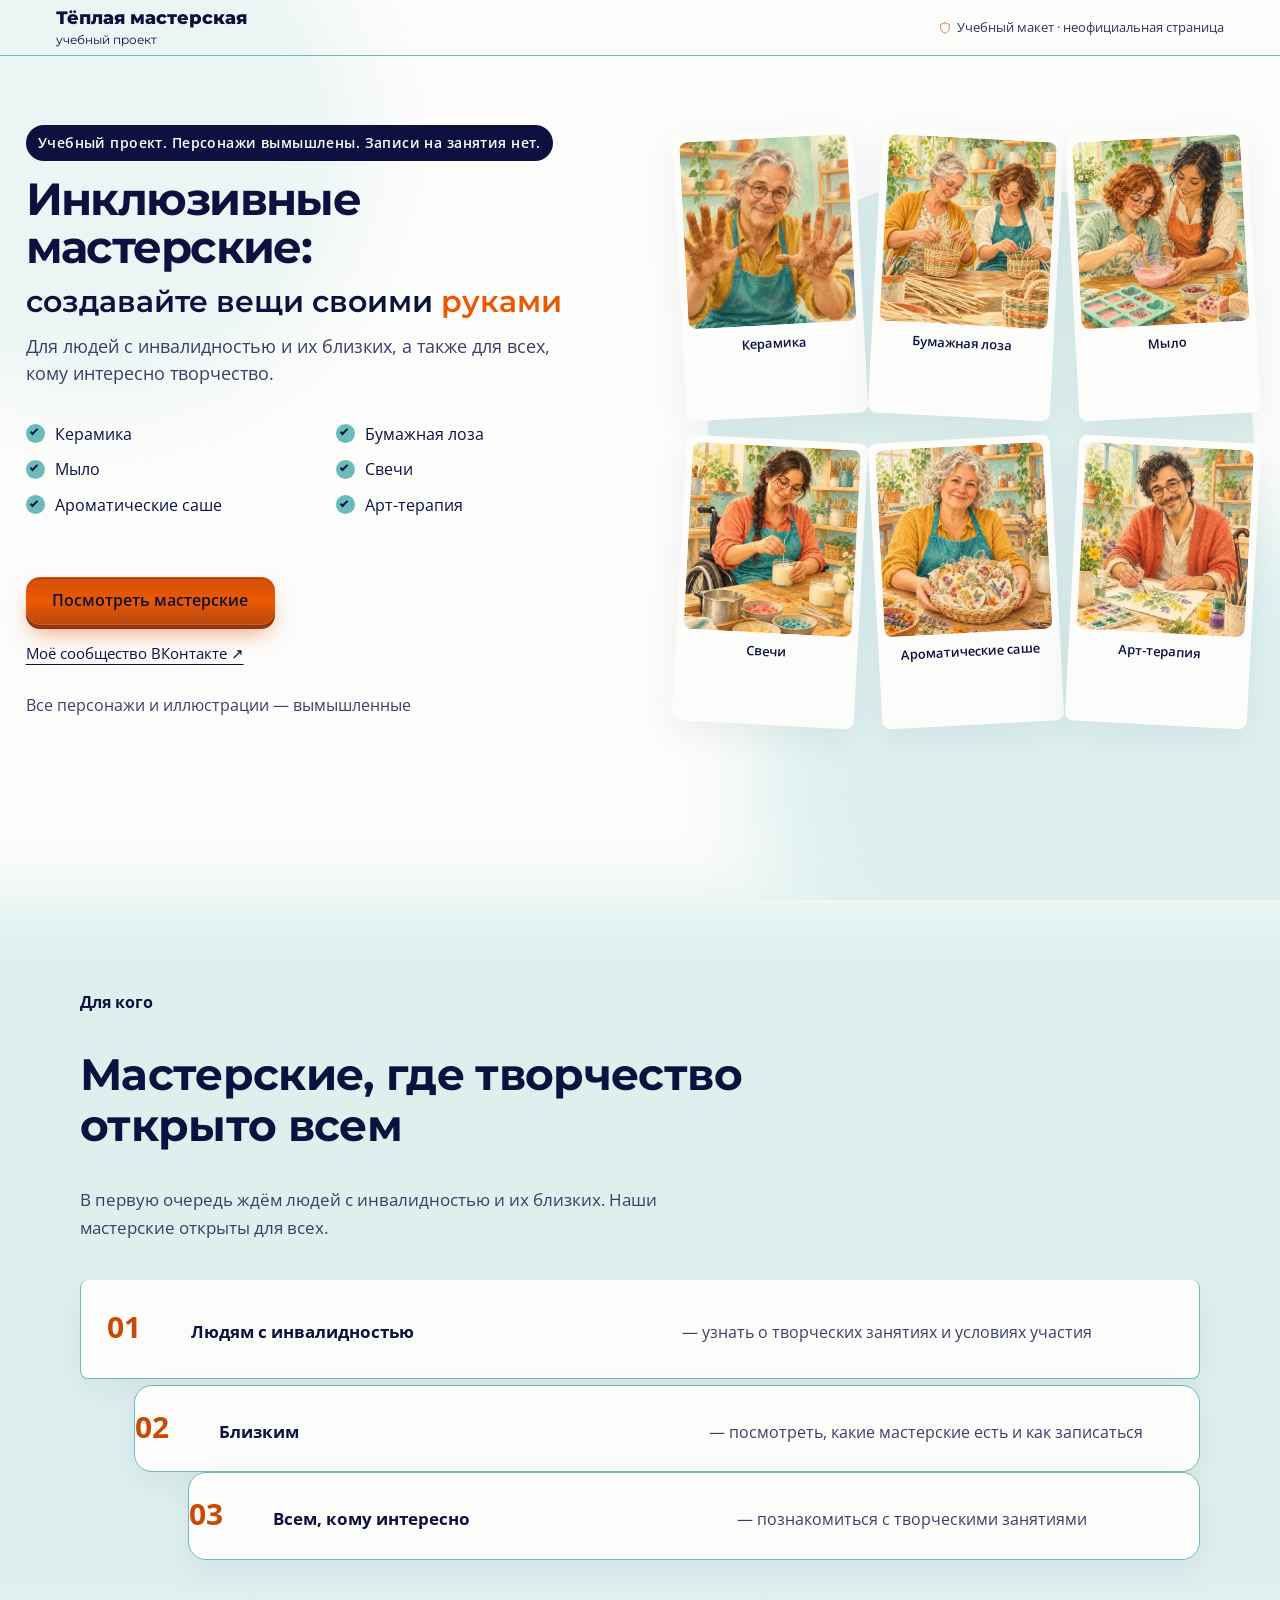
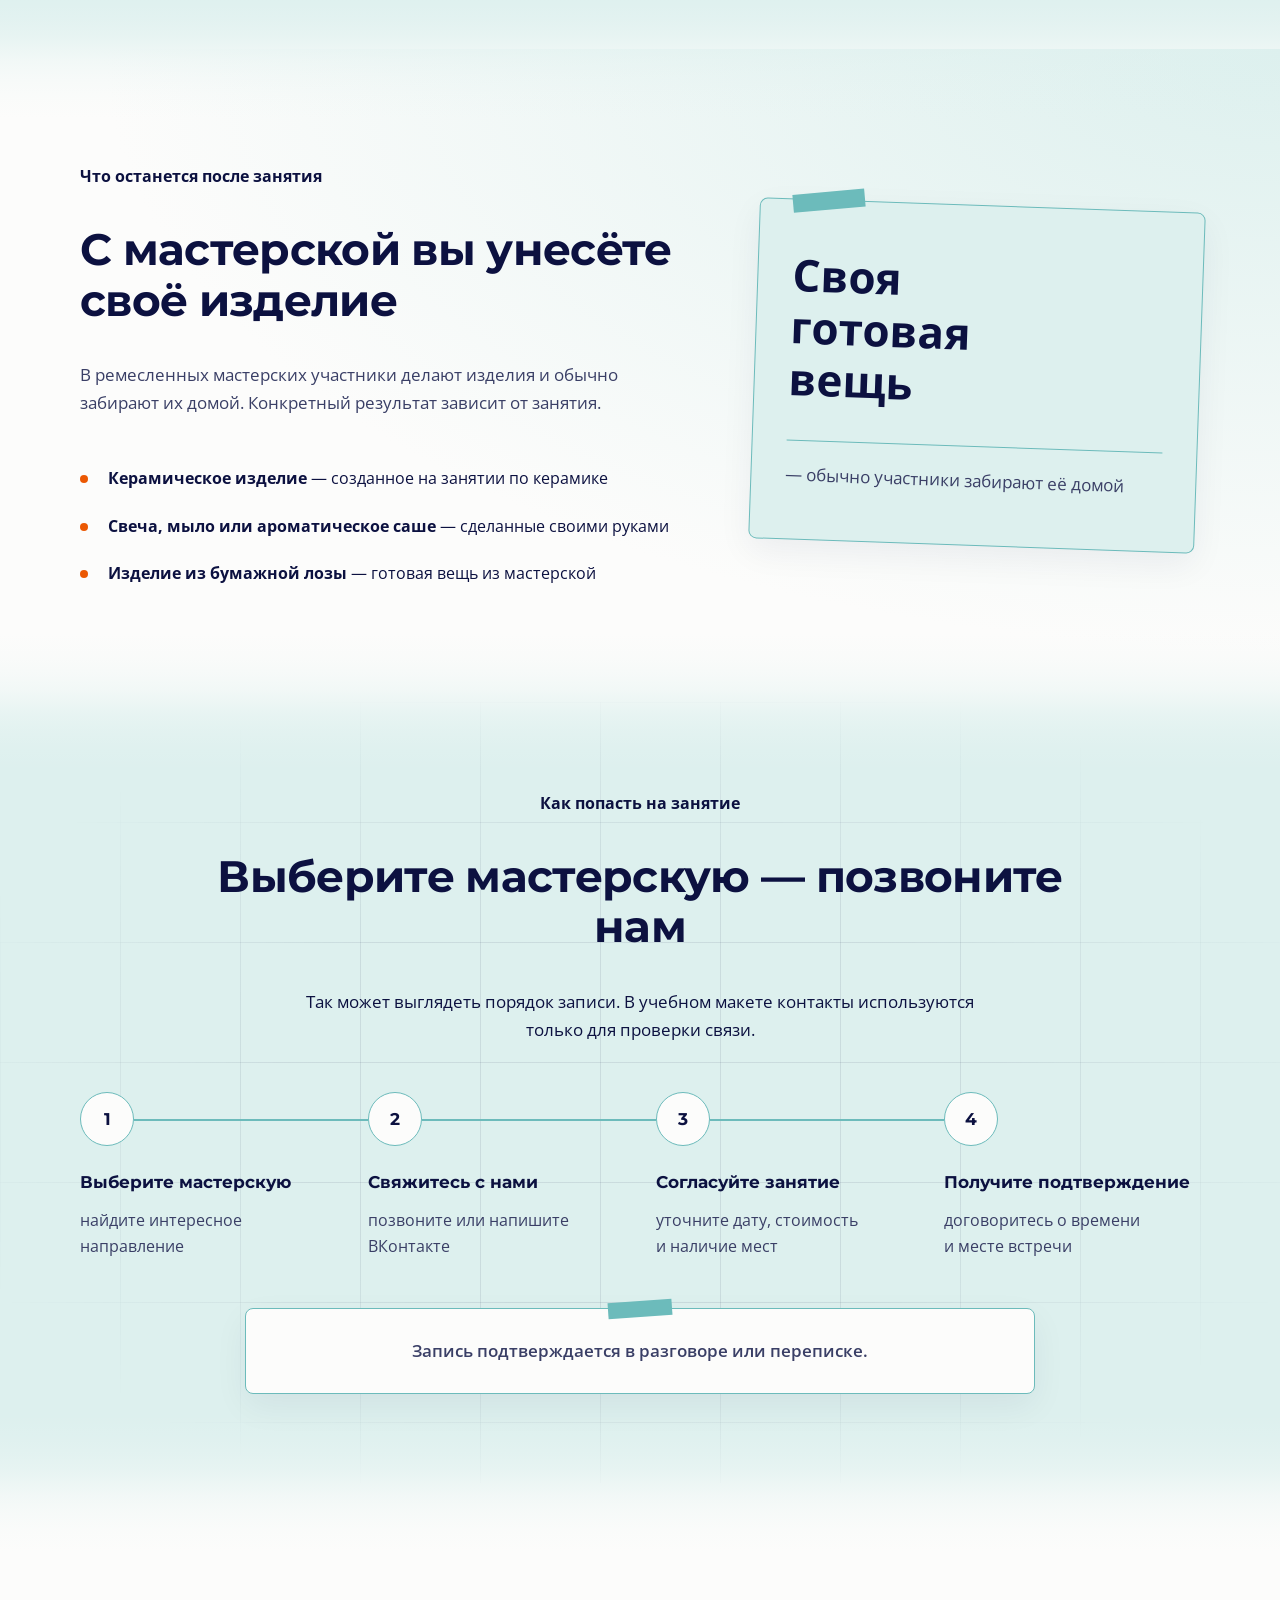
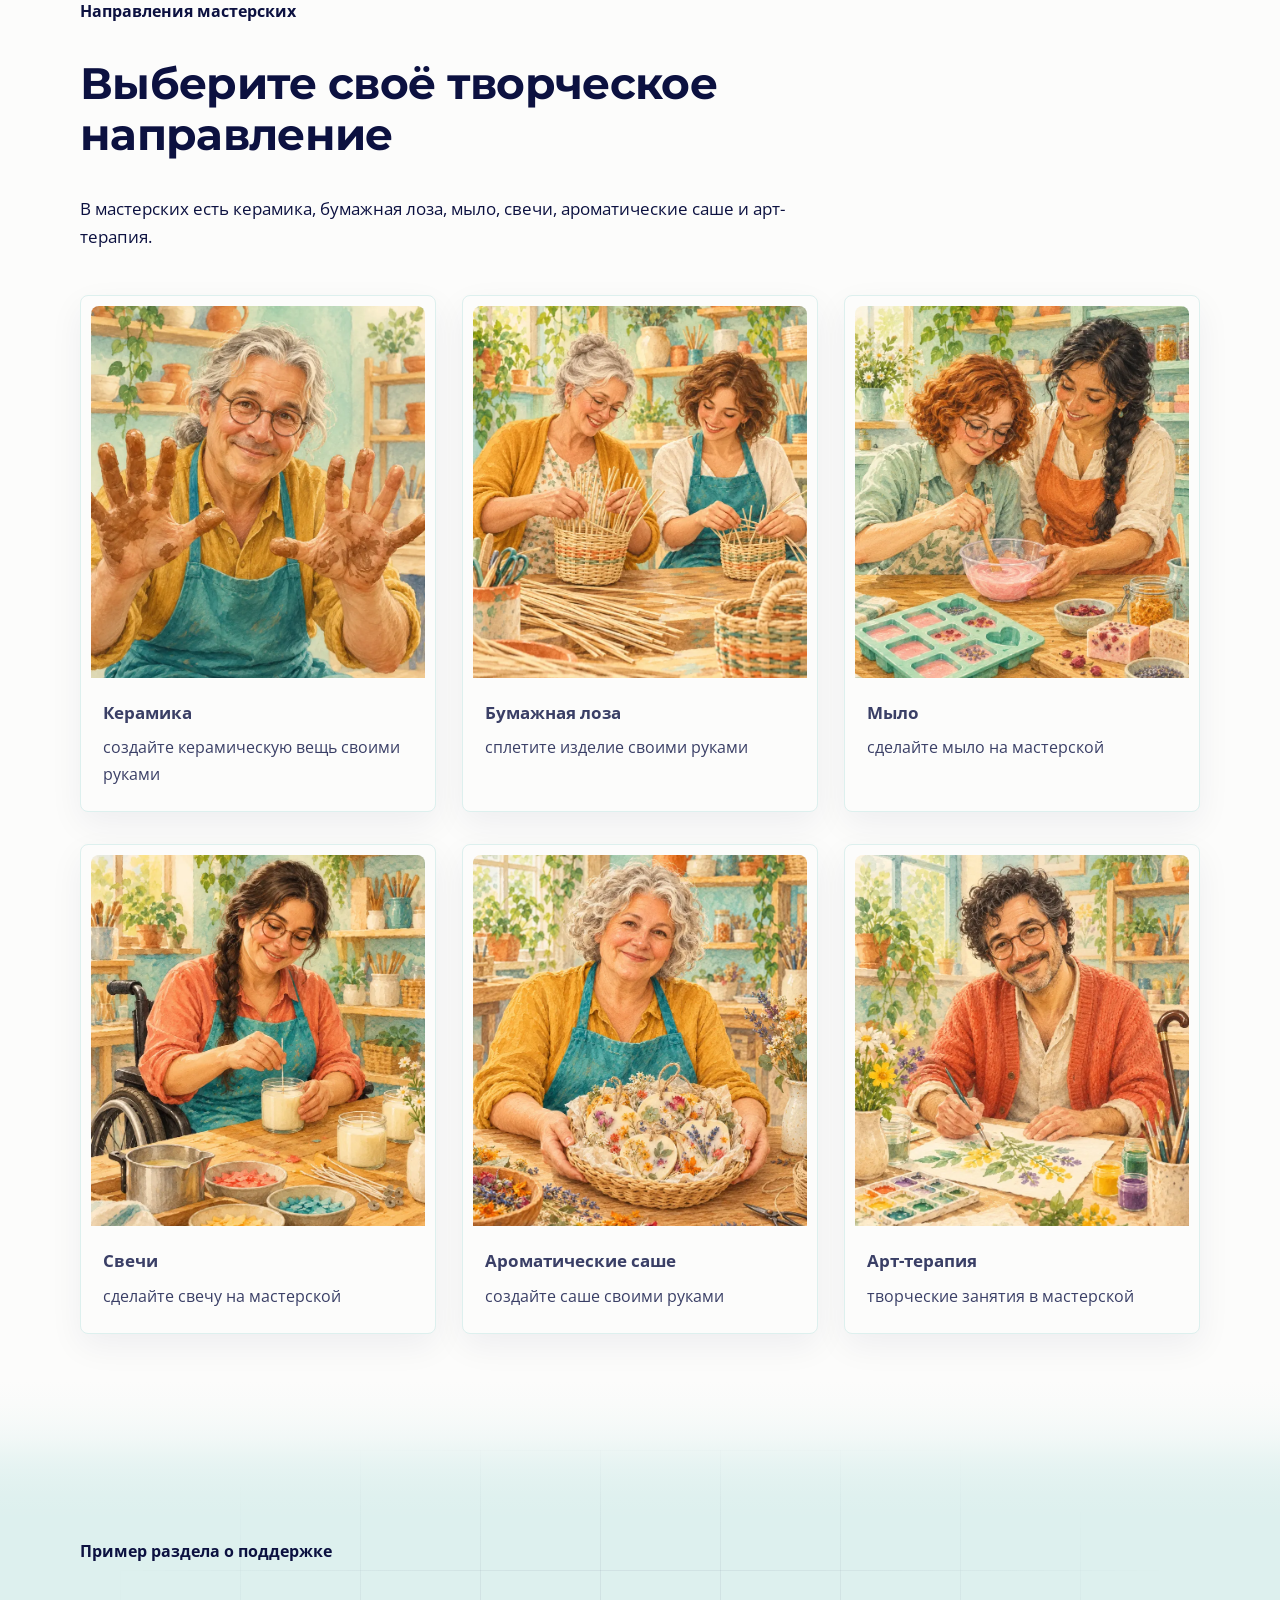
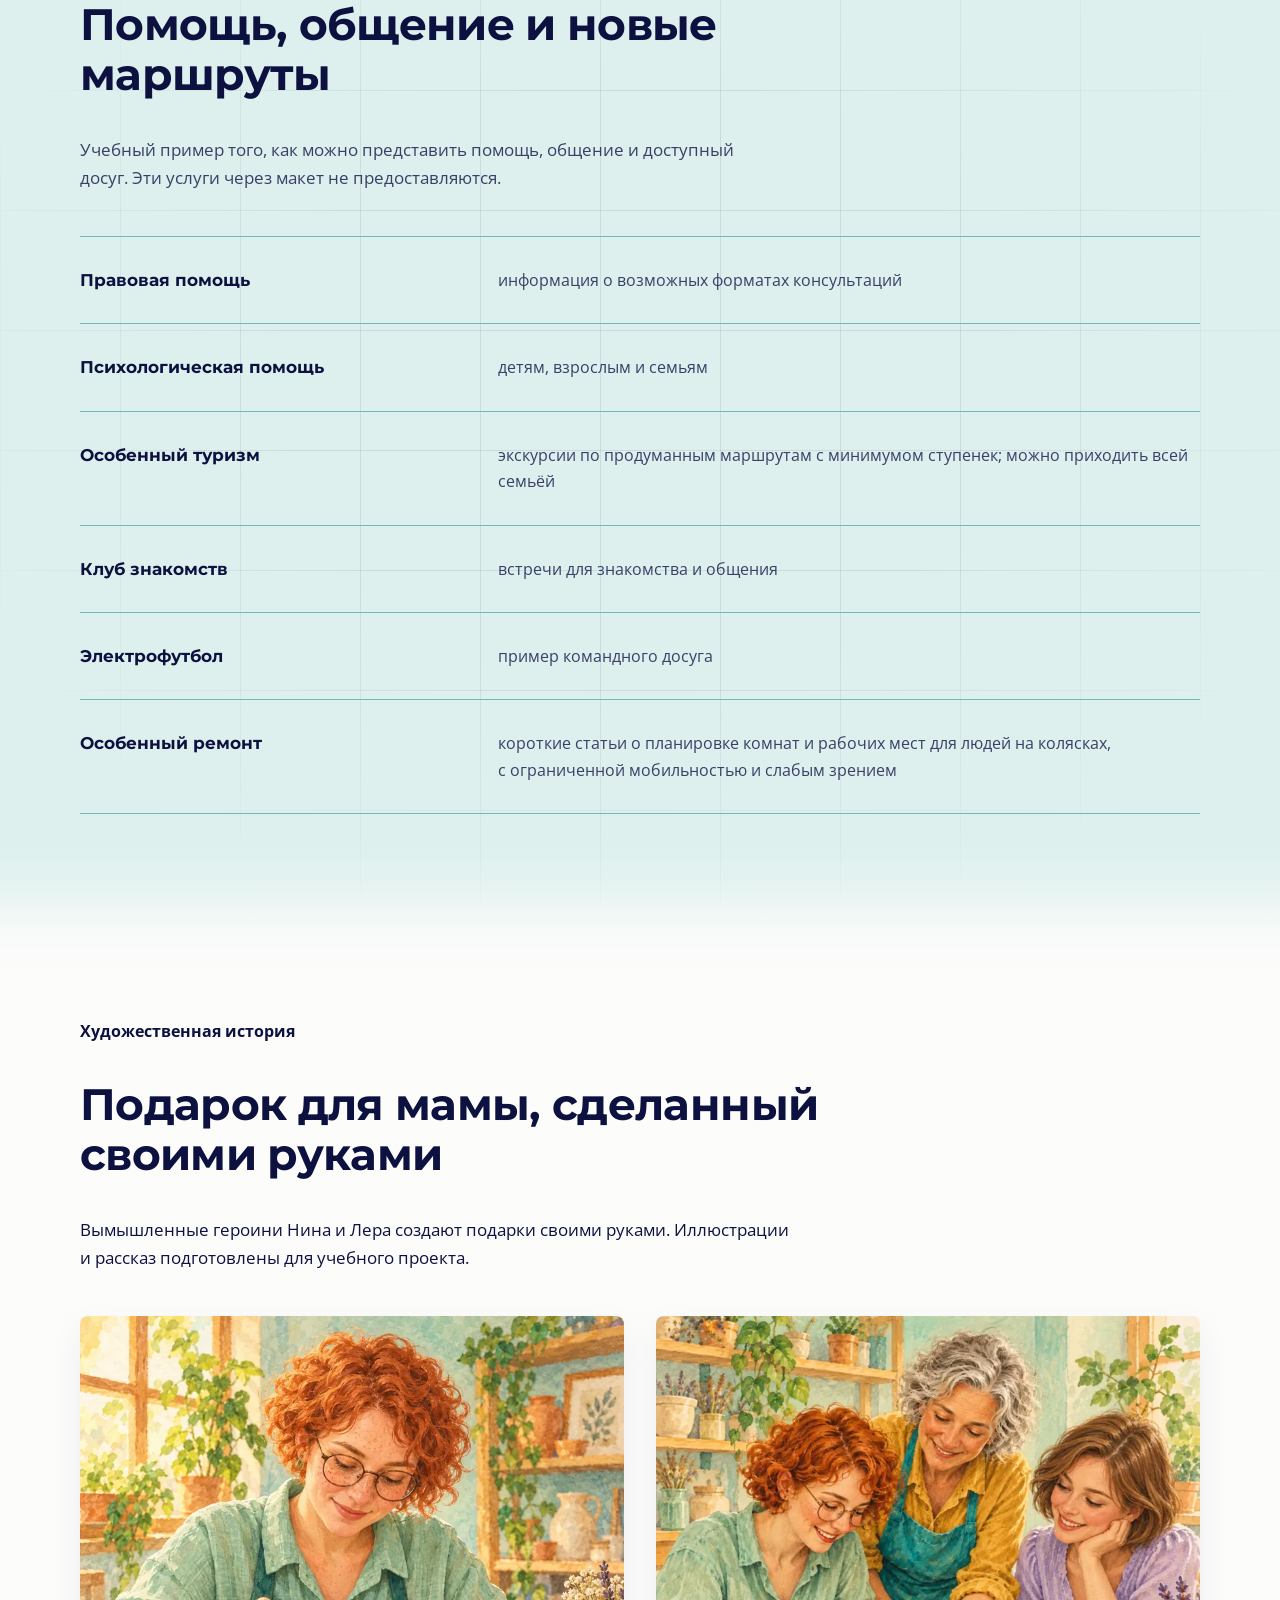
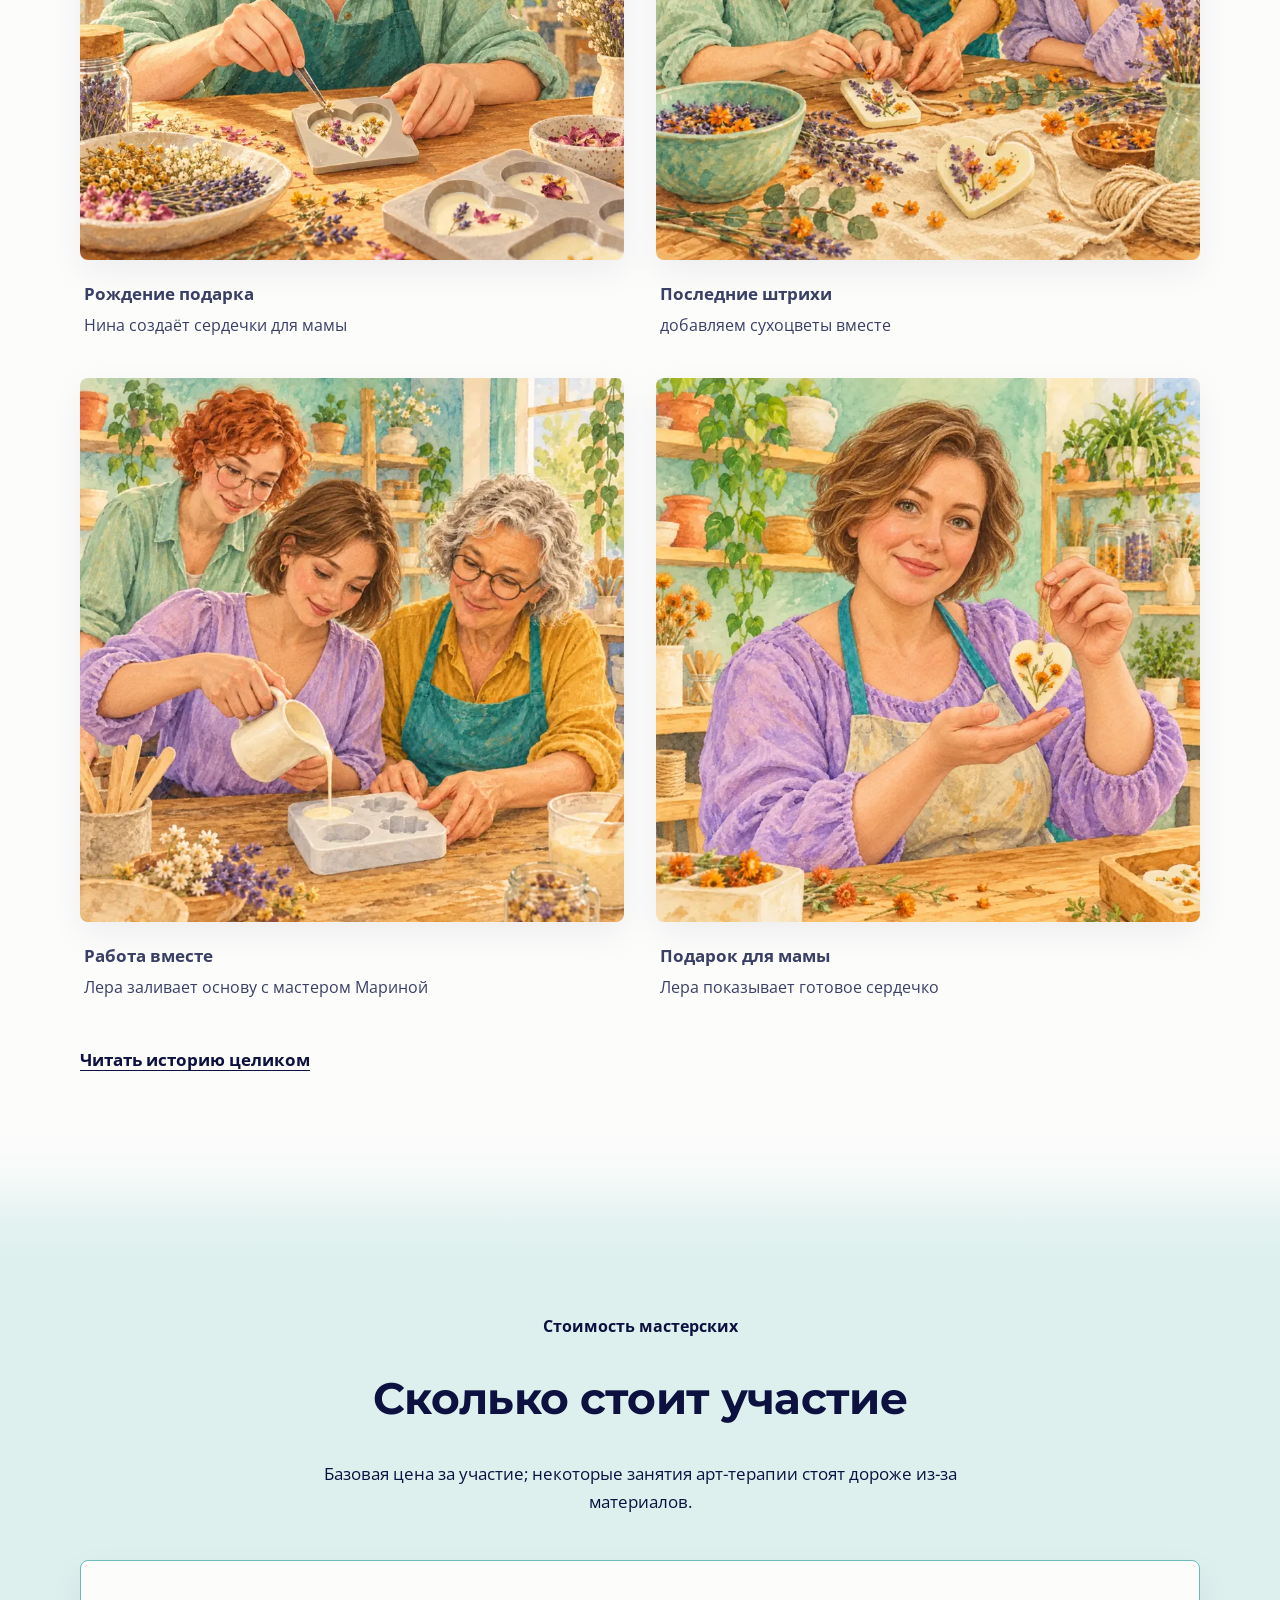
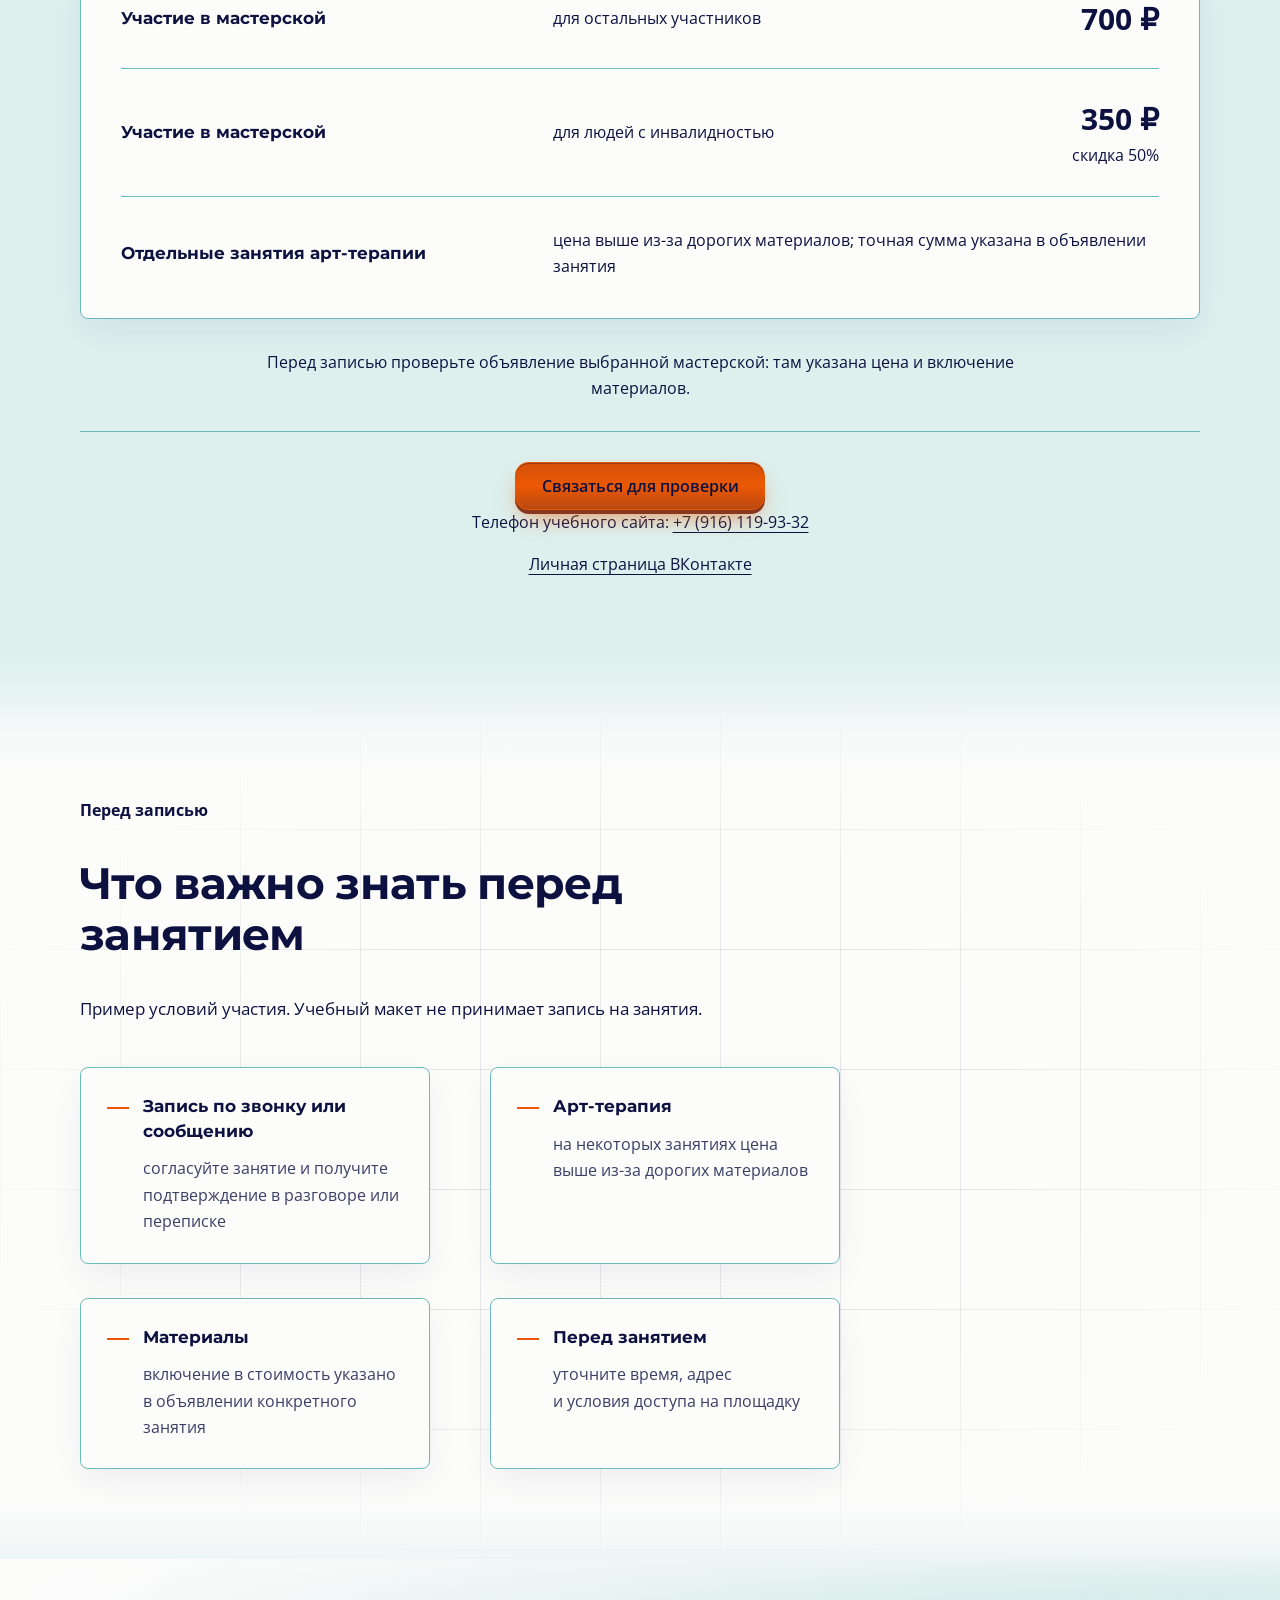
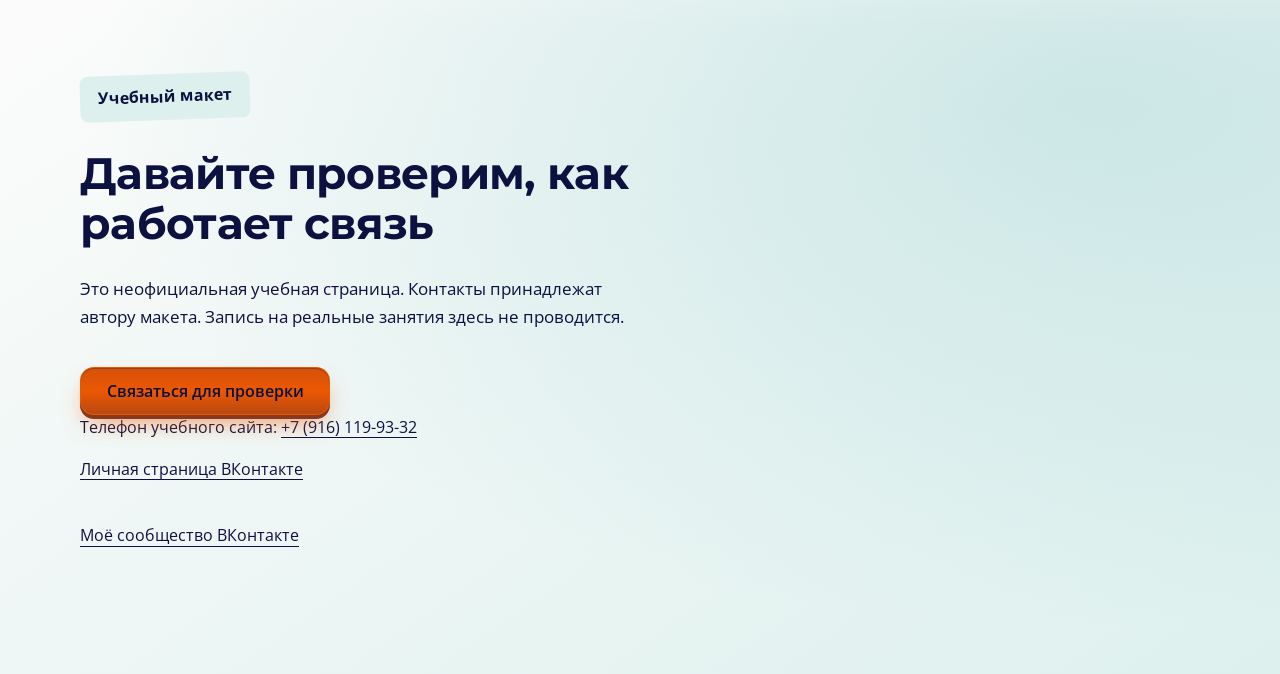
<file: index.html>
<!DOCTYPE html>
<html lang="ru">
<head>
<meta charset="utf-8">
<meta name="viewport" content="width=device-width, initial-scale=1">
<title>Тёплая мастерская — учебный проект</title>
<meta name="description" content="Учебный проект. Персонажи вымышлены. Записи на занятия нет.">
<meta name="robots" content="noindex, nofollow">
<link rel="canonical" href="https://irinalitvinenko2013-collab.github.io/teplaya-masterskaya-study/">
<meta property="og:title" content="Тёплая мастерская — учебный проект">
<meta property="og:description" content="Тёплая мастерская — учебный проект">
<meta property="og:type" content="website">
<script type="application/ld+json">
{
  "@context": "https://schema.org",
  "@type": "Person",
  "name": "Тёплая мастерская — учебный проект",
  "jobTitle": "Неофициальный учебный макет",
  "description": "Вымышленные персонажи и рисованные примеры творческих занятий.",
  "url": "https://irinalitvinenko2013-collab.github.io/teplaya-masterskaya-study/"
}
</script>
<link rel="preconnect" href="https://fonts.googleapis.com">
<link rel="preconnect" href="https://fonts.gstatic.com" crossorigin>
<link rel="stylesheet" href="https://fonts.googleapis.com/css2?family=Montserrat:wght@400;600;700&family=Open+Sans:wght@400;600&display=swap" media="print" onload="this.media='all'">
<link rel="stylesheet" href="style.css">
<style>
:root {
  --шрифт-заголовков: Montserrat, system-ui, sans-serif;
  --шрифт-текста: 'Open Sans', -apple-system, 'Segoe UI', sans-serif;
  --цвет-фон: #FCFCFB;  --цвет-фон-2: #DDF0EE;  --цвет-фон-карточки: #FCFCFB;
  --цвет-текст: #0C1140;  --цвет-текст-мягкий: #3A3F66;  --цвет-текст-тихий: #6F738E;
  --цвет-акцент: #EB5803;  --цвет-акцент-тёмный: #EB5803;  --цвет-акцент-яркий: #EB5803;  --цвет-акцент-глубже: #C84B03;  --цвет-акцент-маркер: #EB5803;
  --цвет-на-акценте: #0C1140;  --цвет-линия: #6CBBBB;
  --цвет-тёмный-фон: #0C1140;  --цвет-тёмный-фон-2: #161B54;  --цвет-тёмный-текст: #FCFCFB;  --цвет-тёмный-фон-3: #101548;  --цвет-тёмный-фон-4: #0C1140;
  --цвет-тёплый: #6CBBBB;  --цвет-тёплый-мягкий: #DDF0EE;
  --цвет-стекло: color-mix(in srgb, #0C1140 86%, transparent);
  --тень: 0 12px 34px color-mix(in srgb, #0C1140 6%, transparent);
  --тень-чип: 0 10px 30px color-mix(in srgb, #0C1140 12%, transparent);
  --тень-глубокая: 0 24px 60px color-mix(in srgb, #0C1140 35%, transparent);
  --тень-спутник: 0 30px 60px color-mix(in srgb, #0C1140 70%, transparent);
  --тень-плиты: 0 40px 100px color-mix(in srgb, #0C1140 70%, transparent);
  --кегль-h1: 33px;  --кегль-h2: clamp(28px, 4.5vw, 44px);
  --кегль-текст: clamp(16px, 1vw, 17px);  --кегль-лид: clamp(17px, 1.1vw, 18px);
  --кегль-мелкий: 14px;  --кегль-кикер: clamp(14px, 1.1vw, 15px);
  --кегль-цифра: 30px;  --разрядка-кикера: .03em;
  --отступ-секции: clamp(56px, 9vw, 120px);  --отступ-блока: clamp(16px, 2vw, 28px);
  --отступ-секции-тихо: clamp(44px, 7vw, 94px);  --отступ-секции-громко: clamp(64px, 10.5vw, 140px);
  --ширина: 1120px;  --ширина-колонки: 560px;  --радиус: 16px;  --радиус-малый: 8px;
  --радиус-карточки: 18px;  --радиус-плитки: 22px;  --радиус-телефон: 46px;  --кнопка-радиус: 14px;
  --радиус-модуля: 16px;  --нить: 2px;
  --плавность: cubic-bezier(.2, .7, .2, 1);  --длительность: .25s;
  --цвет-тёплый-тёмный: #3A7D7D;
}
@media (min-width: 900px) {
  :root { --кегль-h1: clamp(44px, 4vw, 58px); }
}
</style>
<script>
(function () {
  var ЭТАЛОН = 0.535;                  // очко Open Sans — текстовой гарнитуры утверждённых макетов
  var ПОТОЛОК = 1.2, МЁРТВАЯ = 0.02;   // выше потолка расползается раскладка; ближе к единице не трогаем вовсе
  var КОМПЬЮТЕР = "(min-width: 900px)";
  var ТОКЕНЫ = ["--кегль-текст", "--кегль-лид", "--кегль-мелкий", "--кегль-кикер"];
  var корень = document.documentElement;
  var холст = document.createElement("canvas").getContext("2d");
  var ждём = 0;

  function мера(буква) { var м = холст.measureText(буква); return (м && м.actualBoundingBoxAscent) || 0; }

  function применить() {
    ждём = 0;
    if (!холст) { return; }

    for (var i = 0; i < ТОКЕНЫ.length; i++) { корень.style.removeProperty(ТОКЕНЫ[i]); }
    var стиль = getComputedStyle(корень), стек = стиль.getPropertyValue("--шрифт-текста").trim();
    if (!стек) { return; }
    холст.font = "400 100px " + стек;

    var очко = Math.max(мера("х"), мера("x")) / 100;
    if (!(очко > 0)) { return; }
    var k = Math.round(Math.min(ПОТОЛОК, Math.max(1, ЭТАЛОН / очко)) * 1000) / 1000;
    if (k - 1 < МЁРТВАЯ || !matchMedia(КОМПЬЮТЕР).matches) { k = 1; }
    корень.setAttribute("data-очко", очко.toFixed(3));      // чтобы проверка могла сказать числа вслух
    корень.setAttribute("data-поправка", k.toFixed(3));
    if (k === 1) { return; }
    for (i = 0; i < ТОКЕНЫ.length; i++) {
      var было = стиль.getPropertyValue(ТОКЕНЫ[i]).trim();
      if (было) { корень.style.setProperty(ТОКЕНЫ[i], "calc((" + было + ") * " + k + ")"); }
    }
  }

  применить();

  if (document.fonts && document.fonts.ready) { document.fonts.ready.then(применить); }

  addEventListener("resize", function () { ждём = ждём || requestAnimationFrame(применить); });
})();
</script>
</head>
<body class="с-липкой-кнопкой">
<section class="блок блок--первый-экран первый-экран--разворот светлый" id="экран-1" data-тип="первый-экран" data-схема="разворот" data-ключ-макета="светлая" data-картинка="фото"><div class="стык стык--низ" aria-hidden="true" style="--стык-сосед: var(--цвет-фон-2, var(--цвет-фон))"></div>
  <header class="шапка">
    <a class="шапка__лого" href="#"><span class="учебный-знак">Тёплая мастерская<small>учебный проект</small></span></a>
    <span class="шапка__лиц"><svg class="иконка" aria-hidden="true" xmlns="http://www.w3.org/2000/svg" viewBox="0 0 24 24" fill="none" stroke="currentColor" stroke-width="1.5" stroke-linecap="round" stroke-linejoin="round">
  <path d="M12 3l7.5 3v5.5c0 4.6-3.2 8.2-7.5 9.5-4.3-1.3-7.5-4.9-7.5-9.5V6L12 3z"/>
</svg><span><span class="полн">Учебный макет · неофициальная страница</span></span></span>
  </header>
  <span class="пятно пятно--1"></span><span class="пятно пятно--2"></span>
  <div class="блок__внутри">
    <div class="первый-экран__текст">
      <p class="кикер">Учебный проект. Персонажи вымышлены. Записи на занятия нет.</p>
      <h1>Инклюзивные мастерские<span class="делитель">:</span> <span class="хвост">создавайте вещи своими <em class="акцент">руками</em></span></h1>
      <p class="лид">Для людей с инвалидностью и их близких, а также для всех, кому интересно творчество.</p>
      <ul class="список-иконок"><li><i class="галка"></i><span>Керамика</span></li><li><i class="галка"></i><span>Бумажная лоза</span></li><li><i class="галка"></i><span>Мыло</span></li><li><i class="галка"></i><span>Свечи</span></li><li><i class="галка"></i><span>Ароматические саше</span></li><li><i class="галка"></i><span>Арт-терапия</span></li></ul>
      <div class="первый-экран__действие"><a class="кнопка кнопка--главная" href="#экран-05">Посмотреть мастерские</a><a class="новости" href="https://vk.ru/artcopper" target="_blank" rel="noopener noreferrer">Моё сообщество ВКонтакте ↗</a></div>
    <p class="обложка-пометка">Все персонажи и иллюстрации — вымышленные</p></div>
    <div class="альбом первый-экран__картинка" aria-label="Все шесть направлений мастерских"><figure class="альбом__карточка альбом__pottery-master"><div class="альбом__окно"><img src="[data-uri]" alt="Илья в гончарной мастерской с руками в глине" fetchpriority="high"></div><figcaption>Керамика</figcaption></figure><figure class="альбом__карточка альбом__weaving"><div class="альбом__окно"><img src="img/cover-weaving.webp" alt="Анна и Елена с материалами и плетёными изделиями" fetchpriority="low"></div><figcaption>Бумажная лоза</figcaption></figure><figure class="альбом__карточка альбом__soap"><div class="альбом__окно"><img src="img/cover-soap.webp" alt="Елена и Анна вместе изготавливают мыло" fetchpriority="low"></div><figcaption>Мыло</figcaption></figure><figure class="альбом__карточка альбом__candle-1"><div class="альбом__окно"><img src="img/cover-candle.webp" alt="Анна на занятии по изготовлению свечей" fetchpriority="low"></div><figcaption>Свечи</figcaption></figure><figure class="альбом__карточка альбом__sachet"><div class="альбом__окно"><img src="img/cover-sachet.webp" alt="Марина показывает ароматические саше в корзине" fetchpriority="low" loading="lazy"></div><figcaption>Ароматические саше</figcaption></figure><figure class="альбом__карточка альбом__art"><div class="альбом__окно"><img src="img/cover-art.webp" alt="Михаил рисует за столом с красками" fetchpriority="low" loading="lazy"></div><figcaption>Арт-терапия</figcaption></figure></div>
  </div>
<style>

#экран-1 .учебный-знак {display:block;font-weight:800;font-size:18px;line-height:1.15;color:var(--цвет-текст)}
#экран-1 .учебный-знак small {display:block;font-size:12px;font-weight:400;margin-top:5px}
#экран-1 .обложка-пометка {font-size:16px}
#экран-1 .кикер {white-space:normal;max-width:100%;line-height:1.4}
#экран-1 .блок__внутри {grid-template-columns:1.05fr 1fr;gap:4%;max-width:1280px;margin:auto}
#экран-1 .первый-экран__текст {padding:0;max-width:620px}
#экран-1 h1 {font-size:clamp(32px,3.5vw,55px);line-height:1.08;letter-spacing:-.035em}
#экран-1 h1 .хвост {font-size:.68em;line-height:1.15;display:block;margin-top:12px}
#экран-1 .лид {font-size:18px;line-height:1.5}
#экран-1 .список-иконок {font-size:16px;gap:10px;margin:20px 0}
#экран-1 .список-иконок {display:grid;grid-template-columns:1fr 1fr;column-gap:16px}
#экран-1 .первый-экран__действие {display:flex;align-items:flex-start;flex-direction:column;gap:16px;margin-top:24px}
#экран-1 .новости {font-size:15px;color:var(--цвет-текст);text-underline-offset:5px}
#экран-1 .обложка-пометка {font-size:16px;margin:14px 0 0;color:var(--цвет-текст-мягкий)}
#экран-1 .альбом {position:relative;display:grid;grid-template-columns:repeat(3,minmax(0,1fr));gap:22px 14px;height:auto;width:100%;isolation:isolate;align-self:center;order:0}
#экран-1 .альбом:before {content:'';position:absolute;inset:8% 0 2% 5%;background:var(--цвет-фон-2);border-radius:48% 52% 45% 55%;z-index:-1}
#экран-1 .альбом figure {position:relative;margin:0;padding:7px;background:var(--цвет-фон);box-shadow:var(--тень);border-radius:var(--радиус-малый);transform:rotate(-3deg)}
#экран-1 .альбом figure:nth-child(even) {transform:rotate(3deg)}
#экран-1 .альбом figcaption {font-size:13px;line-height:1.25;font-weight:600;text-align:center;padding:10px 0 3px;min-height:44px;color:var(--цвет-текст)}
#экран-1 .альбом__главная {width:74%;top:0;left:5%;transform:rotate(-5deg);z-index:2}
#экран-1 .альбом__процесс {width:49%;bottom:0;left:0;transform:rotate(-7deg);z-index:3}
#экран-1 .альбом__свеча {width:45%;bottom:2%;right:0;transform:rotate(7deg);z-index:4}
#экран-1 .альбом__окно {position:relative;aspect-ratio:.9;overflow:hidden;border-radius:var(--радиус-малый)}
#экран-1 .альбом img {position:absolute;max-width:none;width:100%;height:100%;object-fit:cover;display:block;object-position:50% 45%}
#экран-1 .альбом__pottery img {width:145%;height:auto;left:-25%;top:-70%}
#экран-1 .альбом__pottery-master img {object-position:50% 35%}
#экран-1 .альбом__soap img, #экран-1 .альбом__candle-1 img {width:100%;height:100%;left:0;top:0;object-fit:cover;object-position:50% 40%}
#экран-1 .альбом__soap img, #экран-1 .альбом__candle-1 img {width:100%;height:100%;left:0;top:0;object-fit:cover;object-position:50% 40%}
#экран-1 .альбом__weaving img {object-position:47% 50%}
#экран-1 .альбом__sachet img {object-position:62% 50%}
#экран-1 .альбом__art img {object-position:50% 37%}
#экран-1 .альбом__главная img {width:216%;left:-105%;top:-30%}
#экран-1 .альбом__процесс img {width:143%;left:-27%;top:-65%}
#экран-1 .альбом__свеча .альбом__окно {aspect-ratio:.78}
#экран-1 .альбом__свеча img {width:272%;left:-20%;top:-105%;transform:rotate(3deg)}
@media(max-width:899px){
#экран-1 .обложка-пометка {display:none}
#экран-1 {padding:0 20px 28px;min-height:0;height:auto;overflow:hidden}
#экран-1 .шапка {height:auto;min-height:56px;padding:12px 0;margin-bottom:22px}
#экран-1 .шапка__лого img {width:132px;height:48px}
#экран-1 .шапка__лиц {font-size:13px;line-height:1.35;max-width:165px}
#экран-1 .блок__внутри {display:flex;flex-direction:column;gap:28px;padding:0}
#экран-1 .первый-экран__текст {order:1;display:flex;flex-direction:column}
#экран-1 .первый-экран__текст .кикер {order:0}
#экран-1 .первый-экран__текст h1 {order:1}
#экран-1 .первый-экран__текст .лид {order:2}
#экран-1 .первый-экран__текст .первый-экран__действие {order:3}
#экран-1 .первый-экран__текст .список-иконок {order:4}
#экран-1 .первый-экран__текст .обложка-пометка {order:5}
#экран-1 .альбом {order:2}
#экран-1 .кикер {font-size:13px;margin-bottom:14px}
#экран-1 h1 {font-size:34px;line-height:1.08;margin:0 0 18px}
#экран-1 h1 .хвост {font-size:.76em;margin-top:10px}
#экран-1 .лид {font-size:16px;line-height:1.45;margin:0}
#экран-1 .список-иконок {display:none}
#экран-1 .первый-экран__действие {margin-top:20px;gap:14px;width:100%}
#экран-1 .кнопка--главная {width:100%;min-height:54px;font-size:16px}
#экран-1 .альбом {height:auto;max-width:440px;flex-shrink:0;margin-top:8px;grid-template-columns:repeat(2,minmax(0,1fr));gap:20px 14px}
#экран-1 .альбом figure {padding:7px}
}
@media(min-width:900px) and (max-height:700px){
#экран-1 h1 {font-size:40px}
#экран-1 .лид {font-size:16px}
#экран-1 .список-иконок {margin:14px 0;gap:7px}
#экран-1 .первый-экран__действие {margin-top:16px}
#экран-1 .альбом {max-width:510px;gap:14px 12px}
#экран-1 .альбом__окно {aspect-ratio:1.18}
}

</style>
</section>
<section class="блок блок--боль блок--тихо светлый второй" id="экран-02" data-тип="боль" data-вёрстка="своя"><div class="стык стык--верх" aria-hidden="true" style="--стык-сосед: var(--цвет-фон)"></div><div class="стык стык--низ" aria-hidden="true" style="--стык-сосед: var(--цвет-фон)"></div>
<div class="блок__внутри">
  <header class="секция__шапка альбом-шапка">
    <p class="альбом-кикер">Для кого</p>
    <h2 class="альбом-заголовок">Мастерские, где творчество открыто всем</h2>
    <p class="секция__лид альбом-лид">В первую очередь ждём людей с инвалидностью и их близких. Наши мастерские открыты для всех.</p>
  </header>
  <ol class="альбом-роли">
    <li class="роль альбом-роль"><span class="альбом-номер" aria-hidden="true">01</span><strong class="альбом-имя">Людям с инвалидностью</strong><p class="альбом-пояснение">— узнать о творческих занятиях и условиях участия</p></li>
    <li class="роль альбом-роль"><span class="альбом-номер" aria-hidden="true">02</span><strong class="альбом-имя">Близким</strong><p class="альбом-пояснение">— посмотреть, какие мастерские есть и как записаться</p></li>
    <li class="роль альбом-роль"><span class="альбом-номер" aria-hidden="true">03</span><strong class="альбом-имя">Всем, кому интересно</strong><p class="альбом-пояснение">— познакомиться с творческими занятиями</p></li>
  </ol>
</div>
</section>
<section class="блок блок--что-получите светлый" id="экран-03" data-тип="что-получите" data-вёрстка="своя"><div class="стык стык--верх" aria-hidden="true" style="--стык-сосед: var(--цвет-фон-2, var(--цвет-фон))"></div><div class="стык стык--низ" aria-hidden="true" style="--стык-сосед: var(--цвет-фон-2, var(--цвет-фон))"></div>
<div class="блок__внутри альбом-разворот">
  <div>
    <header class="секция__шапка">
      <p class="альбом-кикер">Что останется после занятия</p>
      <h2 class="альбом-заголовок">С мастерской вы унесёте своё изделие</h2>
      <p class="секция__лид альбом-лид">В ремесленных мастерских участники делают изделия и обычно забирают их домой. Конкретный результат зависит от занятия.</p>
    </header>
    <ul class="альбом-предметы">
      <li class="альбом-предмет"><span><strong>Керамическое изделие</strong> — созданное на занятии по керамике</span></li>
      <li class="альбом-предмет"><span><strong>Свеча, мыло или ароматическое саше</strong> — сделанные своими руками</span></li>
      <li class="альбом-предмет"><span><strong>Изделие из бумажной лозы</strong> — готовая вещь из мастерской</span></li>
    </ul>
  </div>
  <aside class="врезка альбом-итог">
    <strong class="альбом-итог-слова">Своя<br>готовая<br>вещь</strong>
    <p class="альбом-итог-пояснение">— обычно участники забирают её домой</p>
  </aside>
</div>
</section>
<section class="блок блок--решение блок--тихо светлый второй фон--сетка" id="экран-04" data-тип="решение" data-вёрстка="своя"><div class="стык стык--верх" aria-hidden="true" style="--стык-сосед: var(--цвет-фон)"></div><div class="стык стык--низ" aria-hidden="true" style="--стык-сосед: var(--цвет-фон)"></div>
<div class="блок__внутри">
  <header class="секция__шапка секция__шапка--центр альбом-шапка">
    <p class="альбом-кикер">Как попасть на занятие</p>
    <h2 class="альбом-заголовок">Выберите мастерскую — позвоните нам</h2>
    <p class="альбом-лид">Так может выглядеть порядок записи. В учебном макете контакты используются только для проверки связи.</p>
  </header>
  <ol class="лента альбом-лента">
    <li class="шаг"><span class="шаг__номер" aria-hidden="true">1</span><b>Выберите мастерскую</b><p>найдите интересное направление</p></li>
    <li class="шаг"><span class="шаг__номер" aria-hidden="true">2</span><b>Свяжитесь с нами</b><p>позвоните или напишите ВКонтакте</p></li>
    <li class="шаг"><span class="шаг__номер" aria-hidden="true">3</span><b>Согласуйте занятие</b><p>уточните дату, стоимость и наличие мест</p></li>
    <li class="шаг"><span class="шаг__номер" aria-hidden="true">4</span><b>Получите подтверждение</b><p>договоритесь о времени и месте встречи</p></li>
  </ol>
  <aside class="врезка альбом-итог"><p>Запись подтверждается в разговоре или переписке.</p></aside>
</div>
</section>
<section class="блок блок--программа светлый" id="экран-05" data-тип="программа" data-вёрстка="своя"><div class="стык стык--верх" aria-hidden="true" style="--стык-сосед: var(--цвет-фон-2, var(--цвет-фон))"></div><div class="стык стык--низ" aria-hidden="true" style="--стык-сосед: var(--цвет-фон-2, var(--цвет-фон))"></div>
<div class="блок__внутри">
  <header class="секция__шапка альбом-шапка">
    <p class="альбом-кикер">Направления мастерских</p>
    <h2 class="альбом-заголовок">Выберите своё творческое направление</h2>
    <p class="альбом-лид">В мастерских есть керамика, бумажная лоза, мыло, свечи, ароматические саше и арт-терапия.</p>
  </header>
  <ul class="мастерские">
    <li class="мастерская"><figure class="фото"><div class="кадр керамика"><img src="img/drawn-pottery.webp" alt="Илья показывает руки в глине" loading="lazy" decoding="async" fetchpriority="low"></div><figcaption>Керамика</figcaption></figure><p>создайте керамическую вещь своими руками</p></li>
    <li class="мастерская"><figure class="фото"><div class="кадр лоза"><img src="img/drawn-weaving.webp" alt="Мастера с материалами и плетёными изделиями" loading="lazy" decoding="async" fetchpriority="low"></div><figcaption>Бумажная лоза</figcaption></figure><p>сплетите изделие своими руками</p></li>
    <li class="мастерская"><figure class="фото"><div class="кадр мыло"><img src="img/drawn-soap.webp" alt="Участницы вместе изготавливают мыло на занятии" loading="lazy" decoding="async" fetchpriority="low"></div><figcaption>Мыло</figcaption></figure><p>сделайте мыло на мастерской</p></li>
    <li class="мастерская"><figure class="фото"><div class="кадр свечи"><img src="img/drawn-candle.webp" alt="Участница за рабочим столом на занятии по изготовлению свечей" loading="lazy" decoding="async" fetchpriority="low"></div><figcaption>Свечи</figcaption></figure><p>сделайте свечу на мастерской</p></li>
    <li class="мастерская"><figure class="фото"><div class="кадр саше"><img src="img/drawn-sachet.webp" alt="Мастер показывает ароматические саше в корзине" loading="lazy" decoding="async" fetchpriority="low"></div><figcaption>Ароматические саше</figcaption></figure><p>создайте саше своими руками</p></li>
    <li class="мастерская"><figure class="фото"><div class="кадр арт"><img src="img/drawn-art.webp" alt="Мастер рисует за столом с красками" loading="lazy" decoding="async" fetchpriority="low"></div><figcaption>Арт-терапия</figcaption></figure><p>творческие занятия в мастерской</p></li>
  </ul>
</div>
</section>
<section class="блок блок--боль блок--тихо светлый второй фон--сетка" id="экран-06" data-тип="боль" data-вёрстка="своя"><div class="стык стык--верх" aria-hidden="true" style="--стык-сосед: var(--цвет-фон)"></div><div class="стык стык--низ" aria-hidden="true" style="--стык-сосед: var(--цвет-фон)"></div>
<div class="блок__внутри">
  <header class="секция__шапка альбом-шапка">
    <p class="альбом-кикер">Пример раздела о поддержке</p>
    <h2 class="альбом-заголовок">Помощь, общение и новые маршруты</h2>
    <p class="секция__лид альбом-лид">Учебный пример того, как можно представить помощь, общение и доступный досуг. Эти услуги через макет не предоставляются.</p>
  </header>
  <ul class="направления">
    <li class="направление"><h3>Правовая помощь</h3><p>информация о возможных форматах консультаций</p></li>
    <li class="направление"><h3>Психологическая помощь</h3><p>детям, взрослым и семьям</p></li>
    <li class="направление"><h3>Особенный туризм</h3><p>экскурсии по продуманным маршрутам с минимумом ступенек; можно приходить всей семьёй</p></li>
    <li class="направление"><h3>Клуб знакомств</h3><p>встречи для знакомства и общения</p></li>
    <li class="направление"><h3>Электрофутбол</h3><p>пример командного досуга</p></li>
    <li class="направление"><h3>Особенный ремонт</h3><p>короткие статьи о планировке комнат и рабочих мест для людей на колясках, с ограниченной мобильностью и слабым зрением</p></li>
  </ul>
</div>
</section>
<section class="блок блок--работы светлый" id="экран-07" data-тип="работы" data-вёрстка="своя"><div class="стык стык--верх" aria-hidden="true" style="--стык-сосед: var(--цвет-фон-2, var(--цвет-фон))"></div><div class="стык стык--низ" aria-hidden="true" style="--стык-сосед: var(--цвет-фон-2, var(--цвет-фон))"></div>
<div class="блок__внутри">
  <header class="секция__шапка альбом-шапка">
    <p class="альбом-кикер">Художественная история</p>
    <h2 class="альбом-заголовок">Подарок для мамы, сделанный своими руками</h2>
    <p class="альбом-лид">Вымышленные героини Нина и Лера создают подарки своими руками. Иллюстрации и рассказ подготовлены для учебного проекта.</p>
  </header>
  <ol class="история-слайды">
    <li class="история-слайд"><figure class="фото"><img class="история-кадр" src="img/drawn-story-create.webp" width="640" height="640" alt="Нина создаёт сердечки для мамы" loading="lazy" decoding="async" fetchpriority="low"><figcaption><strong class="история-имя">Рождение подарка</strong><span class="история-пояснение">Нина создаёт сердечки для мамы</span></figcaption></figure></li>
    <li class="история-слайд"><figure class="фото"><img class="история-кадр" src="img/drawn-story-product.webp" width="640" height="640" alt="Нина, Лера и Марина украшают саше" loading="lazy" decoding="async" fetchpriority="low"><figcaption><strong class="история-имя">Последние штрихи</strong><span class="история-пояснение">добавляем сухоцветы вместе</span></figcaption></figure></li>
    <li class="история-слайд"><figure class="фото"><img class="история-кадр" src="img/drawn-story-together.webp" width="640" height="640" alt="Лера заливает основу с мастером Мариной" loading="lazy" decoding="async" fetchpriority="low"><figcaption><strong class="история-имя">Работа вместе</strong><span class="история-пояснение">Лера заливает основу с мастером Мариной</span></figcaption></figure></li>
    <li class="история-слайд"><figure class="фото"><img class="история-кадр" src="img/drawn-story-lera.webp" width="640" height="640" alt="Лера показывает готовое сердечко" loading="lazy" decoding="async" fetchpriority="low"><figcaption><strong class="история-имя">Подарок для мамы</strong><span class="история-пояснение">Лера показывает готовое сердечко</span></figcaption></figure></li>
  </ol>
  <p class="история-переход"><a class="история-ссылка" href="istoriya-niny-i-lery.html">Читать историю целиком</a></p>
</div>
</section>
<section class="блок блок--прайс-лист светлый второй" id="экран-08" data-тип="прайс-лист" data-вёрстка="своя"><div class="стык стык--верх" aria-hidden="true" style="--стык-сосед: var(--цвет-фон)"></div><div class="стык стык--низ" aria-hidden="true" style="--стык-сосед: var(--цвет-фон)"></div>
<div class="блок__внутри">
  <header class="секция__шапка секция__шапка--центр альбом-шапка">
    <p class="альбом-кикер">Стоимость мастерских</p>
    <h2 class="альбом-заголовок">Сколько стоит участие</h2>
    <p class="альбом-лид">Базовая цена за участие; некоторые занятия арт-терапии стоят дороже из-за материалов.</p>
  </header>
  <div class="прайс-бумага">
    <article class="тариф прайс-строка">
      <h3>Участие в мастерской</h3>
      <p class="прайс-условие">для остальных участников</p>
      <p class="тариф__цена прайс-сумма">700 ₽</p>
    </article>
    <article class="тариф прайс-строка">
      <h3>Участие в мастерской</h3>
      <p class="прайс-условие">для людей с инвалидностью</p>
      <p class="тариф__цена прайс-сумма">350 ₽<span class="прайс-скидка">скидка 50%</span></p>
    </article>
    <article class="тариф прайс-строка">
      <h3>Отдельные занятия арт-терапии</h3>
      <p class="прайс-условие прайс-особое">цена выше из-за дорогих материалов; точная сумма указана в объявлении занятия</p>
    </article>
  </div>
  <p class="прайс-пояснение">Перед записью проверьте объявление выбранной мастерской: там указана цена и включение материалов.</p>
  <div class="действие-секции"><a class="кнопка кнопка--главная" href="tel:+79161199332">Связаться для проверки</a>
<p>Телефон учебного сайта: <a href="tel:+79161199332">+7 (916) 119-93-32</a></p>
<p><a href="https://vk.ru/viktoria_murashova">Личная страница ВКонтакте</a></p></div>
</div>
</section>
<section class="блок блок--условия блок--тихо светлый фон--сетка" id="экран-09" data-тип="условия" data-вёрстка="своя"><div class="стык стык--верх" aria-hidden="true" style="--стык-сосед: var(--цвет-фон-2, var(--цвет-фон))"></div><div class="стык стык--низ" aria-hidden="true" style="--стык-сосед: var(--цвет-фон-2, var(--цвет-фон))"></div>
<div class="блок__внутри">
  <header class="секция__шапка альбом-шапка">
    <p class="альбом-кикер">Перед записью</p>
    <h2 class="альбом-заголовок">Что важно знать перед занятием</h2>
    <p class="альбом-лид">Пример условий участия. Учебный макет не принимает запись на занятия.</p>
  </header>
  <ul class="условия">
    <li class="условие"><h3>Запись по звонку или сообщению</h3><p>согласуйте занятие и получите подтверждение в разговоре или переписке</p></li>
    <li class="условие"><h3>Арт-терапия</h3><p>на некоторых занятиях цена выше из-за дорогих материалов</p></li>
    <li class="условие"><h3>Материалы</h3><p>включение в стоимость указано в объявлении конкретного занятия</p></li>
    <li class="условие"><h3>Перед занятием</h3><p>уточните время, адрес и условия доступа на площадку</p></li>
  </ul>
</div>
</section>
<section class="блок блок--финал светлый второй" id="экран-10" data-тип="финал" data-вёрстка="своя"><div class="стык стык--верх" aria-hidden="true" style="--стык-сосед: var(--цвет-фон)"></div>
<div class="блок__внутри">
  <div class="финал-колонка">
    <p class="альбом-кикер">Учебный макет</p>
    <h2 class="альбом-заголовок">Давайте проверим, как работает связь</h2>
    <p class="альбом-лид">Это неофициальная учебная страница. Контакты принадлежат автору макета. Запись на реальные занятия здесь не проводится.</p>
    <div class="финал-действие"><a class="кнопка кнопка--главная" href="tel:+79161199332">Связаться для проверки</a>
<p>Телефон учебного сайта: <a href="tel:+79161199332">+7 (916) 119-93-32</a></p>
<p><a href="https://vk.ru/viktoria_murashova">Личная страница ВКонтакте</a></p></div>
    <p class="финал-новости"><a href="https://vk.ru/artcopper">Моё сообщество ВКонтакте</a></p>
  </div>
</div>
</section>
<div class="липкая-кнопка"><a class="кнопка кнопка--главная" href="#экран-05">Посмотреть мастерские</a></div>
<script>
(function () {
  var СПИТ = "главная-на-виду";                       // класс на body; правило сна — в стилях
  var кнопка = document.querySelector(".первый-экран__действие .кнопка--главная");
  if (!кнопка || !window.IntersectionObserver) { return; }

  function пометить(на_виду) { document.body.classList.toggle(СПИТ, !!на_виду); }

  var б = кнопка.getBoundingClientRect();
  пометить(б.bottom > 0 && б.top < (window.innerHeight || 0));

  requestAnimationFrame(function () {
    requestAnimationFrame(function () { document.body.classList.add("панель-с-переходом"); });
  });

  new IntersectionObserver(function (записи) {
    пометить(записи[записи.length - 1].isIntersecting);
  }, { threshold: 0 }).observe(кнопка);
})();
</script>
</body>
</html>
</file>
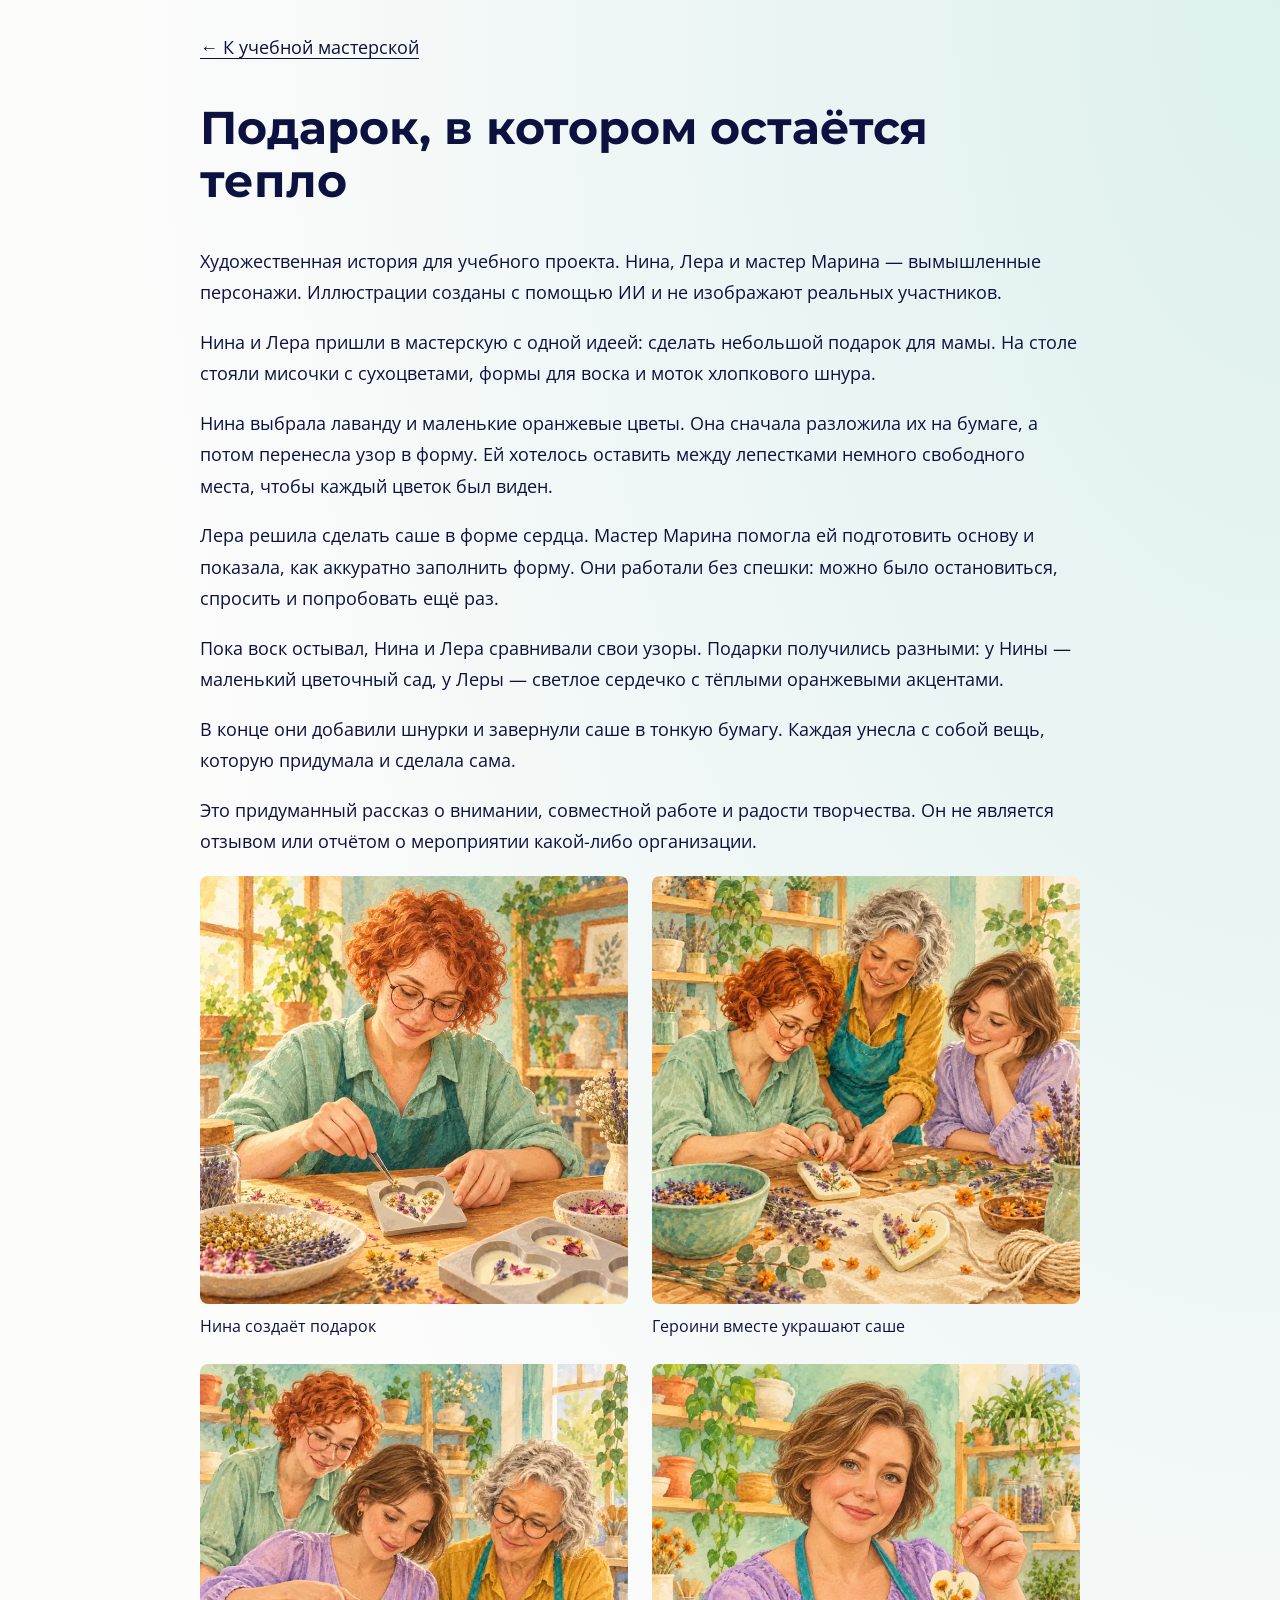
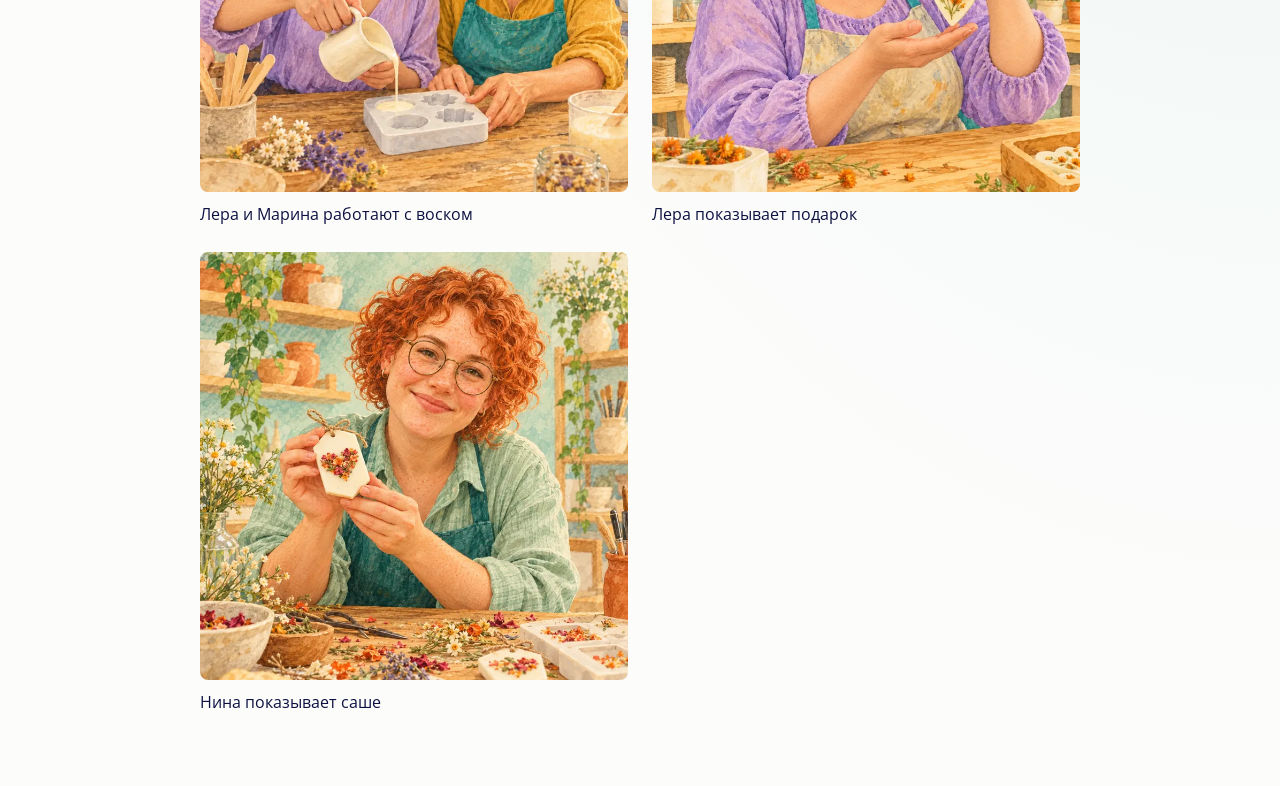
<file: istoriya-niny-i-lery.html>
<!doctype html><html lang="ru"><head><meta charset="utf-8"><meta name="viewport" content="width=device-width,initial-scale=1"><meta name="robots" content="noindex,nofollow"><title>Подарок, в котором остаётся тепло — учебная история</title><link rel="preconnect" href="https://fonts.googleapis.com">
<link rel="preconnect" href="https://fonts.gstatic.com" crossorigin>
<link rel="stylesheet" href="https://fonts.googleapis.com/css2?family=Montserrat:wght@400;600;700&family=Open+Sans:wght@400;600&display=swap" media="print" onload="this.media='all'"><style>:root {
  --шрифт-заголовков: Montserrat, system-ui, sans-serif;
  --шрифт-текста: 'Open Sans', -apple-system, 'Segoe UI', sans-serif;
  --цвет-фон: #FCFCFB;  --цвет-фон-2: #DDF0EE;  --цвет-фон-карточки: #FCFCFB;
  --цвет-текст: #0C1140;  --цвет-текст-мягкий: #3A3F66;  --цвет-текст-тихий: #6F738E;
  --цвет-акцент: #EB5803;  --цвет-акцент-тёмный: #EB5803;  --цвет-акцент-яркий: #EB5803;  --цвет-акцент-глубже: #C84B03;  --цвет-акцент-маркер: #EB5803;
  --цвет-на-акценте: #0C1140;  --цвет-линия: #6CBBBB;
  --цвет-тёмный-фон: #0C1140;  --цвет-тёмный-фон-2: #161B54;  --цвет-тёмный-текст: #FCFCFB;  --цвет-тёмный-фон-3: #101548;  --цвет-тёмный-фон-4: #0C1140;
  --цвет-тёплый: #6CBBBB;  --цвет-тёплый-мягкий: #DDF0EE;
  --цвет-стекло: color-mix(in srgb, #0C1140 86%, transparent);
  --тень: 0 12px 34px color-mix(in srgb, #0C1140 6%, transparent);
  --тень-чип: 0 10px 30px color-mix(in srgb, #0C1140 12%, transparent);
  --тень-глубокая: 0 24px 60px color-mix(in srgb, #0C1140 35%, transparent);
  --тень-спутник: 0 30px 60px color-mix(in srgb, #0C1140 70%, transparent);
  --тень-плиты: 0 40px 100px color-mix(in srgb, #0C1140 70%, transparent);
  --кегль-h1: 33px;  --кегль-h2: clamp(28px, 4.5vw, 44px);
  --кегль-текст: clamp(16px, 1vw, 17px);  --кегль-лид: clamp(17px, 1.1vw, 18px);
  --кегль-мелкий: 14px;  --кегль-кикер: clamp(14px, 1.1vw, 15px);
  --кегль-цифра: 30px;  --разрядка-кикера: .03em;
  --отступ-секции: clamp(56px, 9vw, 120px);  --отступ-блока: clamp(16px, 2vw, 28px);
  --отступ-секции-тихо: clamp(44px, 7vw, 94px);  --отступ-секции-громко: clamp(64px, 10.5vw, 140px);
  --ширина: 1120px;  --ширина-колонки: 560px;  --радиус: 16px;  --радиус-малый: 8px;
  --радиус-карточки: 18px;  --радиус-плитки: 22px;  --радиус-телефон: 46px;  --кнопка-радиус: 14px;
  --радиус-модуля: 16px;  --нить: 2px;
  --плавность: cubic-bezier(.2, .7, .2, 1);  --длительность: .25s;
}
@media (min-width: 900px) {
  :root { --кегль-h1: clamp(44px, 4vw, 58px); }
}body{margin:0;color:var(--цвет-текст);background:radial-gradient(ellipse at top right,var(--цвет-фон-2),transparent 65%),var(--цвет-фон);font:18px/1.75 var(--шрифт-текста)}main{max-width:880px;margin:auto;padding:32px 24px 70px}h1{font-family:var(--шрифт-заголовков);font-size:clamp(30px,5vw,46px);line-height:1.15}a{color:inherit;text-underline-offset:4px}.галерея{display:grid;grid-template-columns:1fr 1fr;gap:24px}.галерея figure{margin:0}.галерея img{display:block;width:100%;height:auto;border-radius:var(--радиус-малый)}figcaption{font-size:16px;padding-top:8px}@media(max-width:600px){body{font-size:16px}.галерея{grid-template-columns:1fr}}</style></head><body><main><a href="index.html#экран-07">← К учебной мастерской</a><article><h1>Подарок, в котором остаётся тепло</h1><p>Художественная история для учебного проекта. Нина, Лера и мастер Марина — вымышленные персонажи. Иллюстрации созданы с помощью ИИ и не изображают реальных участников.</p><p>Нина и Лера пришли в мастерскую с одной идеей: сделать небольшой подарок для мамы. На столе стояли мисочки с сухоцветами, формы для воска и моток хлопкового шнура.</p><p>Нина выбрала лаванду и маленькие оранжевые цветы. Она сначала разложила их на бумаге, а потом перенесла узор в форму. Ей хотелось оставить между лепестками немного свободного места, чтобы каждый цветок был виден.</p><p>Лера решила сделать саше в форме сердца. Мастер Марина помогла ей подготовить основу и показала, как аккуратно заполнить форму. Они работали без спешки: можно было остановиться, спросить и попробовать ещё раз.</p><p>Пока воск остывал, Нина и Лера сравнивали свои узоры. Подарки получились разными: у Нины — маленький цветочный сад, у Леры — светлое сердечко с тёплыми оранжевыми акцентами.</p><p>В конце они добавили шнурки и завернули саше в тонкую бумагу. Каждая унесла с собой вещь, которую придумала и сделала сама.</p><p>Это придуманный рассказ о внимании, совместной работе и радости творчества. Он не является отзывом или отчётом о мероприятии какой-либо организации.</p><div class="галерея"><figure><img src="img/drawn-story-create.webp" alt="Иллюстрация: Нина создаёт подарок" width="1000" height="1000" loading="lazy"><figcaption>Нина создаёт подарок</figcaption></figure><figure><img src="img/drawn-story-product.webp" alt="Иллюстрация: Героини вместе украшают саше" width="1000" height="1000" loading="lazy"><figcaption>Героини вместе украшают саше</figcaption></figure><figure><img src="img/drawn-story-together.webp" alt="Иллюстрация: Лера и Марина работают с воском" width="1000" height="1000" loading="lazy"><figcaption>Лера и Марина работают с воском</figcaption></figure><figure><img src="img/drawn-story-lera.webp" alt="Иллюстрация: Лера показывает подарок" width="1000" height="1000" loading="lazy"><figcaption>Лера показывает подарок</figcaption></figure><figure><img src="img/drawn-story-nina.webp" alt="Иллюстрация: Нина показывает саше" width="1000" height="1000" loading="lazy"><figcaption>Нина показывает саше</figcaption></figure></div></article></main></body></html>
</file>
<file: style.css>
body { font: var(--кегль-текст)/1.6 var(--шрифт-текста); color: var(--цвет-текст);
       background: var(--цвет-фон); margin: 0; -webkit-font-smoothing: antialiased; }
h1 { font-size: var(--кегль-h1); font-weight: 700; line-height: 1.05; letter-spacing: -0.025em; }
h2 { font-size: var(--кегль-h2); font-weight: 700; line-height: 1.12; letter-spacing: -0.015em; }
.лид { font-size: var(--кегль-лид, var(--кегль-текст)); line-height: 1.55; color: var(--цвет-текст-мягкий); }  .акцент { font-style: normal; color: var(--цвет-акцент); }
.блок { padding: var(--отступ-секции) 0; position: relative; overflow: hidden; }
.блок__внутри { width: min(100% - 2 * var(--отступ-блока), var(--ширина)); margin: 0 auto; position: relative; }

.тёмный { background: linear-gradient(160deg, var(--фон-ключа, var(--цвет-тёмный-фон)), var(--фон-2-ключа, var(--цвет-тёмный-фон)) 70%, var(--фон-ключа, var(--цвет-тёмный-фон)));
  background-color: var(--фон-ключа, var(--цвет-тёмный-фон)); color: var(--текст-ключа, var(--цвет-тёмный-текст)); }

*, *::before, *::after { box-sizing: border-box; }
img, video, iframe { max-width: 100%; height: auto; }
[hidden] { display: none !important; }

p, li, h1, h2, h3, dd, dt, summary, blockquote { overflow-wrap: break-word; }
h1, h2, h3 { font-family: var(--шрифт-заголовков); margin: 0 0 .5em; }
h3 { font-size: calc(var(--кегль-текст) * 1.25); font-weight: 700; line-height: 1.25; }
p, ul, ol { margin: 0 0 1em; }  ul, ol { padding-left: 1.25em; }
.лид { max-width: calc(var(--ширина-колонки) * .95); margin-bottom: 1.2em; }
.мелкий { font-size: var(--кегль-мелкий); color: var(--цвет-текст-мягкий); }
a { color: var(--цвет-акцент); text-underline-offset: .15em; }

.блок__внутри { z-index: 1; }  .блок__внутри > :last-child { margin-bottom: 0; }

.стык { position: absolute; left: 0; right: 0; z-index: 0; pointer-events: none; height: var(--стык-высота, calc(var(--отступ-секции) * .6)); background: linear-gradient(var(--стык-к),
  color-mix(in srgb, var(--стык-сосед) 50%, transparent), color-mix(in srgb, var(--стык-сосед) 33%, transparent) 18%, color-mix(in srgb, var(--стык-сосед) 19%, transparent) 40%, color-mix(in srgb, var(--стык-сосед) 8%, transparent) 66%, transparent); }
.стык--верх { top: 0; --стык-к: to bottom; }  .стык--низ { bottom: 0; --стык-к: to top; }  .блок--подвал { --стык-высота: var(--отступ-блока); }
.светлый { background: var(--цвет-фон); color: var(--цвет-текст); }  .светлый.второй { background: var(--цвет-фон-2); }

body, .светлый { --фон-ключа: var(--цвет-фон); --фон-2-ключа: var(--цвет-фон-2, var(--цвет-фон)); --текст-ключа: var(--цвет-текст); --подложка-ключа: transparent;
  --вуаль-ключа: var(--фон-ключа); --тёплый-ключа: var(--цвет-тёплый-тёмный, var(--цвет-акцент-тёмный));
  --глубина-ключа: var(--цвет-тёплый-мягкий, var(--цвет-тёплый, var(--цвет-линия))); --тепло-ключа: color-mix(in srgb, var(--цвет-тёплый-мягкий, var(--цвет-тёплый, var(--цвет-линия))) 40%, transparent); }
.светлый.второй { --фон-ключа: var(--цвет-фон-2); --фон-2-ключа: var(--цвет-фон); }  .тёмный.второй { --фон-ключа: var(--цвет-тёмный-фон-2, var(--цвет-тёмный-фон)); --фон-2-ключа: var(--цвет-тёмный-фон); }
.тёмный { --фон-ключа: var(--цвет-тёмный-фон); --фон-2-ключа: var(--цвет-тёмный-фон-2, var(--цвет-тёмный-фон)); --текст-ключа: var(--цвет-тёмный-текст);
  --вуаль-ключа: var(--фон-ключа); --тёплый-ключа: var(--цвет-тёплый, var(--цвет-акцент-тёмный)); --глубина-ключа: var(--цвет-акцент); --тепло-ключа: transparent;
  --подложка-ключа: color-mix(in srgb, var(--цвет-тёплый, var(--цвет-акцент-тёмный)) 12%, transparent); }

.тёмный h1, .тёмный h2, .тёмный h3, .тёмный .цитата__кто b { color: var(--текст-ключа, var(--цвет-тёмный-текст)); }
.тёмный .лид, .тёмный .мелкий, .тёмный .цитата__кто, .тёмный .вопрос > p, .тёмный .контакт__что,
.тёмный .фото figcaption, .тёмный .мокап figcaption { color: color-mix(in srgb, var(--текст-ключа, var(--цвет-тёмный-текст)) var(--мягкость-текста, 72%), transparent); }

.тёмный a:not(.кнопка) { color: var(--цвет-тёмный-текст); text-decoration-color: var(--цвет-акцент); }

.тёмный .акцент { color: var(--цвет-акцент-яркий, var(--цвет-акцент)); }
.тёмный .иконка, .тёмный .бейдж, .тёмный .цитата::before, .тёмный .вопрос > summary::after { color: var(--цвет-акцент); }
.тёмный :focus-visible, .тёмный .кнопка:focus-visible, .тёмный .вопрос > summary:focus-visible { outline-color: var(--цвет-тёмный-текст); }

.кнопка { background: var(--цвет-кнопки, var(--цвет-акцент)); color: var(--цвет-на-кнопке, var(--цвет-на-акценте)); }
.кнопка:hover { background: var(--цвет-кнопки-навёл, var(--цвет-акцент-тёмный)); }
.кнопка:focus-visible { outline: 2px solid var(--цвет-кнопки, var(--цвет-акцент)); outline-offset: 3px; }

.кнопка { display: inline-flex; align-items: center; justify-content: center; gap: .5em;
  min-height: 3em; padding: .8em 1.6em; border-radius: var(--кнопка-радиус);
  font: 600 var(--кегль-текст)/1.2 var(--шрифт-текста); text-decoration: none; cursor: pointer;
  border: 1px solid transparent; transition: transform var(--длительность) var(--плавность),
  box-shadow var(--длительность) var(--плавность); }
.кнопка--главная { background: var(--цвет-кнопки, var(--цвет-акцент)); color: var(--цвет-на-кнопке, var(--цвет-на-акценте)); position: relative; overflow: hidden; isolation: isolate;

  --заливка: var(--цвет-кнопки, var(--цвет-акцент)); --свет-кнопки: var(--цвет-на-кнопке, var(--цвет-на-акценте));
  --объём: inset 0 1px 0 color-mix(in srgb, var(--свет-кнопки) 30%, transparent), 0 4px 0 color-mix(in srgb, var(--заливка) 55%, var(--цвет-тёмный-фон)), 0 .75em 1.5em -.5em color-mix(in srgb, var(--заливка) 70%, transparent);
  box-shadow: var(--объём); animation: зов-кнопки 2.6s ease-in-out infinite; }

.кнопка--главная::before, .кнопка--главная::after { content: ""; position: absolute; z-index: -1; inset: 0; pointer-events: none; }
.кнопка--главная::before { background: linear-gradient(180deg, color-mix(in srgb, var(--свет-кнопки) 10%, transparent), transparent 50%, color-mix(in srgb, var(--цвет-тёмный-фон) 22%, transparent)); }
.кнопка--главная::after { width: 45%; animation: блик-кнопки 3s ease-in-out infinite; transform: translateX(-160%) skewX(-18deg);
  background: linear-gradient(100deg, transparent, color-mix(in srgb, var(--свет-кнопки) 40%, transparent), transparent); }
.кнопка--главная:hover, .тёмный .кнопка--главная:hover { background: var(--цвет-кнопки-навёл, var(--цвет-акцент-тёмный)); }
.кнопка--контур { background: transparent; color: inherit; border-color: currentColor; }  .кнопка--пульс { animation: пульс-кнопки 2.4s ease-out infinite; }

.тёмный .кнопка--главная { background: var(--цвет-кнопки, var(--цвет-акцент)); color: var(--цвет-на-кнопке, var(--цвет-на-акценте));
  border-color: color-mix(in srgb, var(--цвет-тёмный-текст) 30%, transparent); }
.кнопка--контур:hover { background: color-mix(in srgb, currentColor 8%, transparent); }
.кнопка--пульс:hover { animation: none; }
.кнопка:active { transform: translateY(0); }  .кнопка--главная:active { transform: translateY(3px); animation: none; box-shadow: 0 1px 0 color-mix(in srgb, var(--заливка) 55%, var(--цвет-тёмный-фон)); }
.кнопка .иконка { color: inherit; width: 1.2em; height: 1.2em; }

.кикер { display: inline-flex; align-items: center; gap: .5em; margin-bottom: var(--отступ-блока);
  padding: .5625em .875em; border-radius: 9em; white-space: nowrap;
  font: 600 var(--кегль-кикер)/1 var(--шрифт-текста); letter-spacing: var(--разрядка-кикера);
  background: var(--цвет-тёмный-фон); color: var(--цвет-тёмный-текст); }
.кикер .иконка, .кикер svg { width: 1em; height: 1em; flex: none; color: var(--цвет-тёплый, currentColor); }
.тёмный .кикер { background: transparent; padding: 0; border: 0; letter-spacing: .06em;
  color: var(--тёплый-ключа, var(--цвет-акцент-тёмный)); }

.тёмный .кикер::before { content: ""; flex: none; width: 2em; height: 2px; border-radius: 2px;
  background: var(--тёплый-ключа, var(--цвет-акцент-тёмный)); }

.тёмный .кикер--пилюля { padding: .5625em .875em; letter-spacing: var(--разрядка-кикера);
  background: var(--подложка-ключа, transparent);
  border: 1px solid color-mix(in srgb, var(--тёплый-ключа, var(--цвет-акцент-тёмный)) 35%, transparent); }
.тёмный .кикер--пилюля::before { display: none; }

.бейдж { display: inline-flex; align-items: center; gap: .4em; padding: .35em .9em; border-radius: 9em;
  font: 700 var(--кегль-мелкий)/1.2 var(--шрифт-текста); letter-spacing: .06em;
  color: var(--цвет-акцент); background: color-mix(in srgb, var(--цвет-акцент) 12%, transparent);
  border: 1px solid color-mix(in srgb, var(--цвет-акцент) 25%, transparent); }
.карточка--главная > .бейдж { position: absolute; top: -.9em; left: 50%; transform: translateX(-50%); white-space: nowrap;
  color: var(--цвет-на-акценте); background: var(--цвет-акцент); border-color: transparent; box-shadow: var(--тень); }

.чип { display: inline-flex; align-items: center; gap: .5em; padding: .5625em .875em; border-radius: 9em;
  font-size: 1em; line-height: 1.25; color: var(--цвет-текст);
  background: color-mix(in srgb, var(--цвет-фон) 90%, transparent);
  border: 1px solid color-mix(in srgb, var(--цвет-тёплый, var(--цвет-акцент-тёмный)) 55%, transparent);
  box-shadow: var(--тень-чип, var(--тень)); backdrop-filter: blur(.6em); -webkit-backdrop-filter: blur(.6em); }
.чип b { font-family: var(--шрифт-заголовков); font-weight: 600; }
.чип .иконка, .чип svg { width: 1.2em; height: 1.2em; flex: none; }

.тёмный .чип { color: var(--цвет-тёмный-текст); background: color-mix(in srgb, var(--цвет-тёмный-фон) 72%, transparent);
  border-color: color-mix(in srgb, var(--цвет-тёплый, var(--цвет-акцент-тёмный)) 40%, transparent);
  box-shadow: 0 .625em 1.875em color-mix(in srgb, var(--цвет-тёмный-фон) 45%, transparent); }

@media (min-width: 900px) { .чип { font-size: var(--кегль-мелкий); } }

.шапка { height: 3.5rem; display: flex; align-items: center; justify-content: space-between; gap: .625em;
  padding: 0 1em; position: relative; z-index: 6; border-bottom: 1px solid var(--цвет-линия); background: transparent; }

.шапка__лого { display: flex; align-items: center; gap: .5em; font: 700 .9375em/1 var(--шрифт-заголовков); white-space: nowrap; color: inherit; text-decoration: none; }
.шапка__лого img { width: 1.875em; height: 1.875em; border-radius: 50%; flex: none;
  box-shadow: 0 0 0 2px color-mix(in srgb, var(--цвет-тёплый, var(--цвет-акцент-тёмный)) 45%, transparent); }

.шапка__лиц { font-size: .8125em; line-height: 1.2; display: flex; align-items: center; justify-content: flex-end;
  gap: .3125rem; text-align: right; max-width: 9.375rem; opacity: .85; }
.шапка__лиц svg, .шапка__лиц .иконка { width: .875rem; height: .875rem; flex: none; }

.шапка__лиц .полн { display: inline; }
.шапка__лиц .кратко { display: none; }
@media (max-width: 899px) {
  .шапка__лиц:has(.кратко) .полн { display: none; }
  .шапка__лиц:has(.кратко) .кратко { display: block; }
}
.тёмный .шапка { background: transparent; border-bottom-color: transparent; color: var(--цвет-тёмный-текст); }

.карточки { display: grid; gap: var(--отступ-блока); }
.карточка { padding: calc(var(--отступ-блока) * 1.25); border-radius: var(--радиус-карточки, var(--радиус));
  background: var(--цвет-фон-карточки); border: 1px solid var(--цвет-линия); box-shadow: var(--тень);
  transition: transform var(--длительность) var(--плавность), box-shadow var(--длительность) var(--плавность); }
.карточка:hover { transform: translateY(-3px); box-shadow: var(--тень-чип, var(--тень)); }
.карточка--главная { border-top: 3px solid var(--цвет-акцент); }

.карточка--стекло { background: var(--цвет-стекло);
  border: 1px solid color-mix(in srgb, var(--цвет-тёплый, var(--цвет-акцент-тёмный)) 28%, transparent);
  backdrop-filter: blur(.9em); -webkit-backdrop-filter: blur(.9em); box-shadow: var(--тень-глубокая); }
.карточки { margin-top: var(--отступ-блока); padding: 0; list-style: none; }
.карточка { position: relative; min-width: 0; }
.карточка > :last-child { margin-bottom: 0; }  .карточка h3 { margin-top: 0; }
.карточка > .иконка { width: 2em; height: 2em; margin-bottom: .8em; }

.тёмный .карточка:not(.карточка--стекло) { background: color-mix(in srgb, var(--цвет-тёмный-текст) 6%, transparent);
  border-color: color-mix(in srgb, var(--цвет-тёмный-текст) 14%, transparent); }

.цифры { display: grid; grid-template-columns: repeat(auto-fit, minmax(5em, 1fr)); gap: var(--отступ-блока); margin: var(--отступ-блока) 0 0; padding: 0; list-style: none; }
.цифра { padding-left: 1em; border-left: 1px solid color-mix(in srgb, currentColor 25%, transparent); }
.цифра__значение { display: block; font: 700 var(--кегль-цифра)/1 var(--шрифт-заголовков);
  letter-spacing: -0.02em; color: var(--цвет-текст); }
.тёмный .цифра__значение { color: var(--цвет-тёмный-текст); }  .цифра__подпись { display: block; margin-top: .35em; font-size: var(--кегль-мелкий); opacity: .8; }

.цифра--ключ .цифра__значение { color: var(--цвет-акцент); }

.цифра { flex: 1 1 5em; min-width: 0; padding-left: .7em; }

.цифра.карточка { padding: var(--отступ-блока) .75em; border-left: 1px solid var(--цвет-линия); text-align: center; }
.цифра.карточка--стекло { border-left-color: color-mix(in srgb, var(--цвет-тёмный-текст) 12%, transparent); }
.карточка .цифра__значение { font-size: calc(var(--кегль-цифра) * .78); }

.фото { margin: 0; border-radius: var(--радиус); overflow: hidden; box-shadow: var(--тень); }
.фото img { display: block; width: 100%; aspect-ratio: 3 / 4; object-fit: cover; }
.фото--маска { border-radius: 0; box-shadow: none; }
.фото--маска img { mask-image: linear-gradient(to bottom, black 70%, transparent 99%); -webkit-mask-image: linear-gradient(to bottom, black 70%, transparent 99%); }
.фото figcaption, .мокап figcaption { padding: .7em 1em; font-size: var(--кегль-мелкий); color: var(--цвет-текст-мягкий); }
.мокап figcaption h3 { color: var(--цвет-текст); }
.тёмный .мокап figcaption h3 { color: var(--цвет-тёмный-текст); }

.мокап { margin: 0; position: relative; padding-top: 1.4em; border-radius: var(--радиус-малый); overflow: hidden;
  background: var(--цвет-фон-карточки); border: 1px solid var(--цвет-линия); box-shadow: var(--тень-плиты, var(--тень-глубокая)); }
.мокап::before { content: ""; position: absolute; inset: 0 0 auto; height: 1.4em;
  background: color-mix(in srgb, var(--цвет-текст) 7%, var(--цвет-фон-карточки)); border-bottom: 1px solid var(--цвет-линия); }
.мокап::after { content: ""; position: absolute; top: .45em; left: .6em; width: .5em; height: .5em; border-radius: 50%;
  background: var(--цвет-акцент); box-shadow: .85em 0 0 color-mix(in srgb, var(--цвет-акцент) 55%, transparent),
  1.7em 0 0 color-mix(in srgb, var(--цвет-акцент) 30%, transparent); }
.мокап img, .мокап iframe { display: block; width: 100%; aspect-ratio: 16 / 10; object-fit: cover; border: 0; }
.мокап iframe { aspect-ratio: 16 / 9; }
.аватар { width: 3.5em; height: 3.5em; border-radius: 50%; object-fit: cover; flex: none;
  border: 2px solid var(--цвет-фон-карточки); box-shadow: var(--тень); }
.пара__текст, .пара__фото { min-width: 0; }  .пара__фото img { display: block; width: 100%; border-radius: var(--радиус); }

.пара { display: grid; gap: var(--отступ-блока); }
.пара > :only-child { grid-column: 1 / -1; }

.иконка { width: 1.5em; height: 1.5em; flex: none; color: var(--цвет-акцент); vertical-align: middle; }
.иконка svg { display: block; width: 100%; height: 100%; }
.список-иконок { display: grid; gap: .65em; margin: 0 0 1.2em; padding: 0; list-style: none; }
.список-иконок li { display: flex; align-items: flex-start; gap: .65em; }
.список-иконок .иконка { margin-top: .15em; }

.список-иконок .иконка { color: var(--цвет-тёплый-тёмный, var(--цвет-акцент-тёмный)); }

.галка { position: relative; flex: none; width: 1.1875em; height: 1.1875em; border-radius: 50%; margin-top: .15em;
  background: var(--цвет-тёплый, var(--цвет-акцент-тёмный)); }
.галка::after { content: ""; position: absolute; left: .40625em; top: .21875em; width: .25em; height: .5em;
  border: solid var(--цвет-тёмный-фон); border-width: 0 .125em .125em 0; transform: rotate(45deg); }
.тёмный .список-иконок .иконка { color: var(--тёплый-ключа, var(--цвет-акцент-тёмный)); }

.разделитель { height: 1px; border: 0; margin: var(--отступ-блока) 0; opacity: .7;
  background: linear-gradient(90deg, var(--цвет-акцент), var(--цвет-линия) 45%, transparent); }
.тёмный .разделитель { background: linear-gradient(90deg, var(--цвет-акцент),
  color-mix(in srgb, var(--цвет-тёмный-текст) 25%, transparent) 45%, transparent); }
.цитата { margin: 0; padding: 0 0 0 1.2em; position: relative; font: italic 500 calc(var(--кегль-текст) * 1.3)/1.45 var(--шрифт-заголовков); }

.цитата::before { content: "“"; position: absolute; left: 0; top: -.12em; font-size: 2.4em; line-height: 1;
  color: var(--цвет-акцент); opacity: .45; }
.цитата p { margin: 0 0 .6em; }
.цитата__кто { display: flex; align-items: center; gap: .75em; margin-top: var(--отступ-блока);
  font: 400 var(--кегль-мелкий)/1.4 var(--шрифт-текста); color: var(--цвет-текст-мягкий); }
.цитата__кто b { display: block; color: var(--цвет-текст); font-weight: 700; }
.карточка .цитата { font-size: calc(var(--кегль-текст) * 1.05); }

.таймер { display: inline-flex; gap: .6em; margin: var(--отступ-блока) 0; padding: 0; list-style: none; }
.таймер__ячейка { min-width: 3.6em; padding: .6em .5em; text-align: center; border-radius: var(--радиус-малый);
  background: color-mix(in srgb, currentColor 8%, transparent); border: 1px solid color-mix(in srgb, currentColor 16%, transparent); }
.таймер__ячейка b { display: block; font: 700 calc(var(--кегль-цифра) * .7)/1 var(--шрифт-заголовков);
  font-variant-numeric: tabular-nums; letter-spacing: -0.02em; }
.таймер__ячейка span { display: block; margin-top: .3em; font-size: var(--кегль-мелкий); text-transform: uppercase;
  letter-spacing: .08em; opacity: .7; }

.шаги { list-style: none; margin: var(--отступ-блока) 0 0; padding: 0; display: grid; gap: var(--отступ-блока); }
.шаг { position: relative; display: flex; gap: 1em; align-items: flex-start; }
.шаг__номер { flex: none; display: inline-flex; align-items: center; justify-content: center; width: 2.4em; height: 2.4em;
  border-radius: 50%; background: var(--цвет-акцент); color: var(--цвет-на-акценте);
  font: 700 var(--кегль-текст)/1 var(--шрифт-заголовков); box-shadow: var(--тень); }

.шаг:not(:last-child)::before { content: ""; position: absolute; left: 1.2em; top: 2.4em; bottom: calc(-1 * var(--отступ-блока));
  width: 1px; background: color-mix(in srgb, currentColor 18%, transparent); }
.шаг h3 { margin: .35em 0 .3em; }  .шаг p:last-child { margin-bottom: 0; }  .шаг .бейдж { margin-left: .5em; vertical-align: middle; }
.вопрос { border-bottom: 1px solid var(--цвет-линия); padding: calc(var(--отступ-блока) * .6) 0; }
.вопрос:first-of-type { border-top: 1px solid var(--цвет-линия); }
.вопрос > summary { display: flex; align-items: center; justify-content: space-between; gap: 1em; cursor: pointer; list-style: none;
  font: 700 calc(var(--кегль-текст) * 1.05)/1.35 var(--шрифт-заголовков); }
.вопрос > summary::-webkit-details-marker { display: none; }
.вопрос > summary::after { content: "+"; flex: none; display: inline-flex; align-items: center; justify-content: center;
  width: 1.8em; height: 1.8em; border-radius: 50%; border: 1px solid var(--цвет-линия); color: var(--цвет-акцент);
  font-weight: 400; transition: transform var(--длительность) var(--плавность); }
.вопрос[open] > summary::after { transform: rotate(45deg); }
.вопрос > summary:focus-visible { outline: 2px solid var(--цвет-акцент); outline-offset: 3px; border-radius: 3px; }
.вопрос > p { margin: .7em 0 0; color: var(--цвет-текст-мягкий); max-width: calc(var(--ширина-колонки) * 1.25); }
.контакт { display: flex; align-items: center; gap: .9em; padding: .9em 0; border-bottom: 1px solid var(--цвет-линия); }
.контакт .иконка { width: 2.4em; height: 2.4em; padding: .55em; border-radius: var(--радиус-малый);
  background: color-mix(in srgb, var(--цвет-акцент) 12%, transparent); }
.контакт a { font-weight: 600; text-decoration: none; }  .контакт a:hover { text-decoration: underline; }
.контакт__что { display: block; font-size: var(--кегль-мелкий); color: var(--цвет-текст-мягкий); }
.тёмный .вопрос, .тёмный .контакт, .тёмный .вопрос > summary::after { border-color: color-mix(in srgb, var(--цвет-тёмный-текст) 14%, transparent); }

.блок--первый-экран h1 .хвост { display: block; margin-top: .4em; font-size: .66em; font-weight: 600; line-height: 1.28; letter-spacing: 0; }

.парит { animation: парение 8s ease-in-out infinite; }
.парит--2 { animation-duration: 9s; animation-delay: -3s; }  .парит--3 { animation-duration: 7s; animation-delay: -5s; }
.парит--4 { animation-duration: 8.5s; animation-delay: -1.5s; }

.пятно { position: absolute; border-radius: 50%; pointer-events: none; filter: blur(2.5em);
  animation: дрейф 28s ease-in-out infinite alternate;
  background: color-mix(in srgb, var(--цвет-тёплый-мягкий, var(--цвет-линия)) 55%, transparent); }
.тёмный .пятно { background: color-mix(in srgb, var(--цвет-акцент) 70%, transparent); }

.рамка-телефона { position: relative; aspect-ratio: 9 / 16; padding: .55em; border-radius: var(--радиус-телефон, calc(var(--радиус) * 2));
  background: var(--цвет-тёмный-фон); box-shadow: var(--тень-плиты, var(--тень-глубокая)),
    inset 0 0 0 .09375em color-mix(in srgb, var(--цвет-тёплый, var(--цвет-акцент-тёмный)) 32%, transparent); }
.рамка-телефона__экран { position: relative; height: 100%; border-radius: calc(var(--радиус-телефон, calc(var(--радиус) * 2)) * .8); overflow: hidden; background: var(--цвет-тёмный-фон); }

.рамка-телефона__экран::before, .остров { content: ""; position: absolute; z-index: 2; top: .5em; left: 50%;
  translate: -50% 0; width: 3.875em; height: 1.125em; border-radius: .625em; background: var(--цвет-тёмный-фон); }
.остров--крупный { width: 6em; height: 1.625em; border-radius: .875em; top: .625em; }
.рамка-телефона__экран::after { content: ""; position: absolute; inset: 60% 0 0; pointer-events: none;
  background: linear-gradient(to top, color-mix(in srgb, var(--цвет-тёмный-фон) 75%, transparent), transparent); }

.плей { position: absolute; z-index: 3; display: grid; place-items: center; width: 2.875em; height: 2.875em;
  border-radius: 50%; background: var(--цвет-акцент-тёмный); color: var(--цвет-тёмный-текст);
  box-shadow: 0 .875em 2.125em color-mix(in srgb, var(--цвет-тёмный-фон) 60%, transparent); }
.плей svg, .плей .иконка { width: 1.25em; height: 1.25em; margin-left: .125em; }

.плей--большой, .плей--средний { --тень-глубокая: 0 0 transparent; animation: пульс-кнопки 2.4s var(--плавность) infinite; }
.плей--большой { width: 4em; height: 4em; }  .плей--средний { width: 3.25em; height: 3.25em; }
.плей--большой svg, .плей--большой .иконка { width: 1.625em; height: 1.625em; margin-left: .1875em; }
.плей--средний svg, .плей--средний .иконка { width: 1.375em; height: 1.375em; margin-left: .1875em; }

.рамка-телефона__подпись { position: absolute; inset: auto .6em .6em; z-index: 2; margin: 0; text-align: left;
  font: 600 var(--кегль-текст)/1.25 var(--шрифт-заголовков); color: var(--цвет-тёмный-текст); }
.рамка-телефона__подпись small { display: block; margin-top: .2em;
  font: 400 var(--кегль-мелкий)/1.3 var(--шрифт-текста); color: color-mix(in srgb, var(--цвет-тёмный-текст) 72%, transparent); }
.рамка-телефона__прогресс { display: block; margin-top: .5em; height: .1875em; border-radius: .1875em; overflow: hidden; background: color-mix(in srgb, var(--цвет-тёмный-текст) 25%, transparent); }
.рамка-телефона__прогресс span { display: block; width: 55%; height: 100%; border-radius: inherit; background: linear-gradient(90deg, var(--цвет-акцент-яркий, var(--цвет-акцент)), var(--цвет-тёплый, var(--цвет-акцент-тёмный))); }

.нода { position: absolute; width: .375em; height: .375em; border-radius: 50%; pointer-events: none;
  background: var(--цвет-акцент-яркий, var(--цвет-акцент));
  box-shadow: 0 0 .75em color-mix(in srgb, var(--цвет-акцент-яркий, var(--цвет-акцент)) 80%, transparent);
  animation: мерцание 4s ease-in-out infinite; }
.нода--2 { animation-delay: -1.3s; background: var(--цвет-тёплый, var(--цвет-акцент-тёмный));
  box-shadow: 0 0 .75em color-mix(in srgb, var(--цвет-тёплый, var(--цвет-акцент-тёмный)) 90%, transparent); }
.нода--3 { animation-delay: -2.6s; }

.спутник { position: relative; display: flex; align-items: flex-start; gap: .75rem; width: 100%; padding: .875rem 1rem; }
.спутник__икон { flex: none; width: 2.5rem; height: 2.5rem; border-radius: .75rem; display: grid; place-items: center; background: color-mix(in srgb, var(--цвет-тёплый, var(--цвет-акцент-тёмный)) 16%, transparent); color: var(--цвет-тёплый, var(--цвет-акцент-тёмный)); }

.спутник__икон svg, .спутник__икон .иконка { width: 1.25rem; height: 1.25rem; color: var(--цвет-тёплый, var(--цвет-акцент-тёмный)); }

.спутник b { display: block; font-family: var(--шрифт-заголовков); font-weight: 700; line-height: 1.25; font-size: var(--кегль-текст); }
.спутник span { display: block; font-size: var(--кегль-текст); margin-top: .25em; line-height: 1.35; color: color-mix(in srgb, var(--цвет-тёмный-текст) 70%, transparent); }
@media (min-width: 900px) {
  .спутник b { font-size: calc(var(--кегль-мелкий) * 1.07); }
  .спутник span { font-size: calc(var(--кегль-мелкий) * .93); }
}
.спутник__шкала { position: absolute; left: 1rem; right: 1rem; bottom: -1px; height: 2px; border-radius: 2px; opacity: .8; background: linear-gradient(90deg, var(--цвет-акцент-яркий, var(--цвет-акцент)), var(--цвет-тёплый, var(--цвет-акцент-тёмный))); }

.бенто__ячейка { position: relative; padding: var(--отступ-блока); border-radius: var(--радиус-плитки, var(--радиус)); background: var(--цвет-фон-карточки); color: var(--цвет-текст);
  border: 1px solid var(--цвет-линия); box-shadow: var(--тень); overflow: hidden; transition: transform var(--длительность) var(--плавность), box-shadow var(--длительность) var(--плавность); }
.бенто__ячейка:hover { transform: translateY(-3px); box-shadow: var(--тень-чип, var(--тень)); }
.бенто__ячейка.тёмный { background: var(--цвет-тёмный-фон); color: var(--цвет-тёмный-текст); border-color: transparent; }

.бенто .цифра::before { content: ""; position: absolute; top: .6em; right: .6em; width: .5em; height: .5em; border-radius: 50%; background: var(--цвет-тёплый, var(--цвет-акцент-тёмный)); }

.фон--пятна::before, .фон--пятна::after { content: ""; position: absolute; width: 60%; aspect-ratio: 1;
  border-radius: 50%; pointer-events: none; filter: blur(2em); opacity: .55;
  background: radial-gradient(circle, color-mix(in srgb, var(--цвет-акцент) 45%, transparent), transparent 70%);
  animation: дрейф 28s ease-in-out infinite alternate; }
.фон--пятна::after { animation-delay: -9s; }
.фон--пятна::before { top: -20%; left: -15%; }  .фон--пятна::after { bottom: -25%; right: -10%; opacity: .35; }

.фон--пятна:not(.тёмный)::before, .фон--пятна:not(.тёмный)::after {
  background: radial-gradient(circle, color-mix(in srgb, var(--цвет-тёплый-мягкий, var(--цвет-линия)) 55%, transparent), transparent 70%); }
.фон--сетка::before { content: ""; position: absolute; inset: 0; pointer-events: none;
  background-image: linear-gradient(color-mix(in srgb, currentColor 9%, transparent) 1px, transparent 1px),
    linear-gradient(90deg, color-mix(in srgb, currentColor 9%, transparent) 1px, transparent 1px);
  background-size: 7.5em 7.5em;
  mask-image: radial-gradient(ellipse, black 40%, transparent 80%); -webkit-mask-image: radial-gradient(ellipse, black 40%, transparent 80%); }
.фон--зерно::after { content: ""; position: absolute; inset: 0; pointer-events: none; opacity: .12;
  background-image: url("data:image/svg+xml,%3Csvg xmlns='http://www.w3.org/2000/svg' width='160' height='160'%3E%3Cfilter id='n'%3E%3CfeTurbulence type='fractalNoise' baseFrequency='.8' numOctaves='3' stitchTiles='stitch'/%3E%3C/filter%3E%3Crect width='100%25' height='100%25' filter='url(%23n)'/%3E%3C/svg%3E"); }

.блок--подвал { padding: var(--отступ-блока) 0; font-size: var(--кегль-мелкий); }
.блок--подвал .блок__внутри { border-top: 1px solid var(--цвет-линия); padding-top: var(--отступ-блока); }
.блок--подвал p { margin-bottom: .4em; }

.липкая-кнопка { display: none; }
@media (max-width: 600px) {
  .липкая-кнопка { display: block; position: fixed; inset: auto 0 0; z-index: 90;
    padding: .6em 1em calc(.6em + env(safe-area-inset-bottom));
    background: color-mix(in srgb, var(--цвет-фон) 88%, transparent);
    backdrop-filter: blur(.6em); -webkit-backdrop-filter: blur(.6em); border-top: 1px solid var(--цвет-линия); }

  .липкая-кнопка--тёмная { background: color-mix(in srgb, var(--цвет-тёмный-фон) 88%, transparent);
    border-top-color: color-mix(in srgb, var(--цвет-тёмный-текст) 12%, transparent); }
  .липкая-кнопка .кнопка { width: 100%; min-height: 3.375rem; font-size: 1rem; }

  body.с-липкой-кнопкой { padding-bottom: calc(5em + env(safe-area-inset-bottom)); }
}

@media (min-width: 600px) {
  .карточки { grid-template-columns: repeat(2, minmax(0, 1fr)); }
}

@media (min-width: 900px) {
  .карточки { grid-template-columns: repeat(3, minmax(0, 1fr)); }
  .карточки--две { grid-template-columns: repeat(2, minmax(0, 1fr)); }
  .цифры { display: grid; grid-template-columns: repeat(3, minmax(0, 1fr)); }
  .блок--первый-экран h1 .хвост { display: inline; margin-top: 0; font-size: 1em; line-height: inherit; }
  .шапка { padding: 0 3.5em; gap: .75em; }
  .шапка__лого { font-size: 1em; gap: .625em; }  .шапка__лого img { width: 2em; height: 2em; }
  .шапка__лиц { max-width: none; }
  .пара { display: grid; grid-template-columns: minmax(0, 1.1fr) minmax(0, .9fr); gap: calc(var(--отступ-блока) * 2.5); align-items: center; }
  .карточка--главная { top: -.75em; box-shadow: var(--тень-глубокая); }
  .таймер__ячейка { min-width: 4.4em; }

  .рамка-телефона__экран::before, .остров { width: 4.75em; height: 1.375em; }
}

@keyframes пульс-кнопки {
  0%   { box-shadow: var(--тень-глубокая), 0 0 0 0 color-mix(in srgb, var(--цвет-акцент) 45%, transparent); }
  70%  { box-shadow: var(--тень-глубокая), 0 0 0 .8em color-mix(in srgb, var(--цвет-акцент) 0%, transparent); }
  100% { box-shadow: var(--тень-глубокая), 0 0 0 0 color-mix(in srgb, var(--цвет-акцент) 0%, transparent); }
}
@keyframes зов-кнопки {
  0%, 100% { transform: scale(1); box-shadow: var(--объём), 0 0 .5em 0 color-mix(in srgb, var(--заливка) 35%, transparent); }
  50% { transform: scale(1.04); box-shadow: var(--объём), 0 0 2.1em .375em color-mix(in srgb, var(--заливка) 70%, transparent); } }
@keyframes блик-кнопки { 0% { transform: translateX(-160%) skewX(-18deg); } 55%, 100% { transform: translateX(330%) skewX(-18deg); } }
@keyframes вращение { to { rotate: 360deg; } }
@keyframes парение { 50% { transform: translateY(-.5em); } }
@keyframes дрейф { 0% { translate: 0 0; scale: 1; } 50% { translate: 4% -5%; scale: 1.08; } 100% { translate: -3% 4%; scale: .96; } }
@keyframes мерцание { 50% { opacity: .3; } }
@keyframes дыхание { 50% { transform: translateY(-.5em); } }
@keyframes бег { to { transform: translateX(-50%); } }
@keyframes зум { to { scale: 1.06; } }
@keyframes дрейф-ленты { to { transform: translateX(-50%); } }

@media (prefers-reduced-motion: reduce) {
  .кнопка--пульс { animation: none; }  .кнопка, .карточка { transition: none; }
  .кнопка--главная:hover, .карточка:hover { transform: none; }
  .вопрос > summary::after { transition: none; }
  .парит, .фон--пятна::before, .фон--пятна::after, .пятно, .нода, .плей { animation: none; }
  .бенто__ячейка { transition: none; }  .бенто__ячейка:hover { transform: none; }
}

.блок--тихо { padding-block: var(--отступ-секции-тихо, calc(var(--отступ-секции) * .78)); }
.блок--громко { padding-block: var(--отступ-секции-громко, calc(var(--отступ-секции) * 1.16)); }

.секция__шапка { position: relative; z-index: 2; display: grid; justify-items: start; gap: .875rem;
  max-width: 45rem; margin-bottom: 2rem; }
.секция__шапка--центр { max-width: 40rem; margin-inline: auto; text-align: center; justify-items: center; }
.секция__шапка > * { margin-bottom: 0; }
.секция__тело { position: relative; z-index: 2; }
.секция__лид { max-width: 37.5rem; margin-bottom: 0; }

.секция__шапка .цифры { justify-self: stretch; margin-top: 0; }
.секция__шапка .цифры .цифра:first-child { padding-left: 0; border-left: 0; }
.черта { width: 2.75rem; height: 3px; border-radius: 3px; }
.светлый .секция__лид { color: var(--цвет-текст-мягкий); }
.тёмный .секция__лид { color: color-mix(in srgb, var(--текст-ключа, var(--цвет-тёмный-текст)) 75%, transparent); }
.светлый .черта { background: var(--цвет-тёплый-тёмный, var(--цвет-акцент-тёмный)); }
.тёмный .черта { background: var(--тёплый-ключа, var(--цвет-акцент-тёмный)); }

h2 .хвост-акцент { display: block; font-weight: 600; font-size: .6em; line-height: 1.4;
  margin-top: .375rem; letter-spacing: 0; }
.светлый h2 .хвост-акцент { color: var(--цвет-тёплый-тёмный, var(--цвет-акцент-тёмный)); }
.тёмный h2 .хвост-акцент { color: var(--тёплый-ключа, var(--цвет-акцент-тёмный)); }

.светлый.блок--текстура { background: linear-gradient(170deg, var(--цвет-фон-2), var(--цвет-фон) 75%); }
.тёмный.блок--текстура { background: linear-gradient(170deg, var(--цвет-тёмный-фон-2, var(--цвет-тёмный-фон)), var(--цвет-тёмный-фон) 75%); }
.сетка-текстура { position: absolute; inset: 0; pointer-events: none; background-size: 3.5rem 3.5rem;
  -webkit-mask-image: radial-gradient(ellipse 75% 65% at 50% 20%, black 30%, transparent 100%);
  mask-image: radial-gradient(ellipse 75% 65% at 50% 20%, black 30%, transparent 100%); }
.светлый .сетка-текстура { background-image:
  linear-gradient(color-mix(in srgb, var(--цвет-акцент) 5%, transparent) 1px, transparent 1px),
  linear-gradient(90deg, color-mix(in srgb, var(--цвет-акцент) 5%, transparent) 1px, transparent 1px); }
.тёмный .сетка-текстура { background-image:
  linear-gradient(color-mix(in srgb, var(--цвет-тёплый, var(--цвет-акцент-тёмный)) 6%, transparent) 1px, transparent 1px),
  linear-gradient(90deg, color-mix(in srgb, var(--цвет-тёплый, var(--цвет-акцент-тёмный)) 6%, transparent) 1px, transparent 1px); }

.роль { border-radius: var(--радиус-карточки, var(--радиус)); padding: 1.25rem; }
.роль b { display: block; font-family: var(--шрифт-заголовков); font-weight: 700;
  font-size: var(--кегль-текст); margin-bottom: .5rem; }
.роль p { font-size: var(--кегль-текст); line-height: 1.6; margin-bottom: 0; }
.светлый .роль { background: var(--цвет-фон-карточки); border: 1px solid var(--цвет-линия); box-shadow: var(--тень); }
.светлый .роль b { color: var(--цвет-акцент); }
.светлый .роль p { color: var(--цвет-текст-мягкий); }
.тёмный .роль { background: color-mix(in srgb, var(--цвет-тёмный-фон) 55%, transparent);
  border: 1px solid color-mix(in srgb, var(--цвет-тёплый, var(--цвет-акцент-тёмный)) 22%, transparent); }
.тёмный .роль b { color: var(--тёплый-ключа, var(--цвет-акцент-тёмный)); }
.тёмный .роль p { color: color-mix(in srgb, var(--текст-ключа, var(--цвет-тёмный-текст)) 82%, transparent); }

.врезка { display: grid; gap: .375rem; padding: 1.25rem 1.375rem;
  border-radius: var(--радиус-карточки, var(--радиус)); }
.врезка b { font-family: var(--шрифт-заголовков); font-weight: 700; font-size: var(--кегль-текст); }
.врезка p { font-size: var(--кегль-текст); line-height: 1.55; margin-bottom: 0; }
.светлый .врезка { background: color-mix(in srgb, var(--цвет-тёплый, var(--цвет-акцент-тёмный)) 12%, transparent);
  border: 1px solid color-mix(in srgb, var(--цвет-тёплый, var(--цвет-акцент-тёмный)) 40%, transparent); }
.светлый .врезка b { color: var(--цвет-акцент); }
.светлый .врезка p { color: var(--цвет-текст-мягкий); }
.тёмный .врезка { background: color-mix(in srgb, var(--цвет-тёплый, var(--цвет-акцент-тёмный)) 8%, transparent);
  border: 1px solid color-mix(in srgb, var(--цвет-тёплый, var(--цвет-акцент-тёмный)) 32%, transparent); }
.тёмный .врезка b { color: var(--тёплый-ключа, var(--цвет-акцент-тёмный)); }
.тёмный .врезка p { color: color-mix(in srgb, var(--текст-ключа, var(--цвет-тёмный-текст)) 78%, transparent); }

.плашка { display: inline-flex; align-items: center; gap: .5rem; padding: .5rem .875rem; border-radius: 9em;
  font-size: var(--кегль-мелкий); line-height: 1.3;
  backdrop-filter: blur(.625rem); -webkit-backdrop-filter: blur(.625rem); }
.плашка b { font-family: var(--шрифт-заголовков); font-weight: 600; }
.плашка .иконка, .плашка svg, .плашка .значок { width: 1rem; height: 1rem; flex: none; }
.светлый .плашка { color: var(--цвет-тёмный-текст);
  background: color-mix(in srgb, var(--цвет-тёмный-фон) 72%, transparent);
  border: 1px solid color-mix(in srgb, var(--цвет-тёплый, var(--цвет-акцент-тёмный)) 40%, transparent); }
.тёмный .плашка { color: var(--цвет-тёмный-текст);
  background: color-mix(in srgb, var(--цвет-тёмный-фон) 72%, transparent);
  border: 1px solid color-mix(in srgb, var(--цвет-тёплый, var(--цвет-акцент-тёмный)) 40%, transparent); }

.фото__подпись { position: absolute; left: .875rem; right: .875rem; bottom: .875rem; }

.заглушка-картинки { display: grid; place-items: center; margin: 0; min-height: 10rem; aspect-ratio: 3 / 4;
  background: color-mix(in srgb, var(--текст-ключа, var(--цвет-текст)) 18%, var(--фон-ключа, var(--цвет-фон)));
  color: color-mix(in srgb, var(--текст-ключа, var(--цвет-текст)) 82%, var(--фон-ключа, var(--цвет-фон)));
  font-size: var(--кегль-мелкий); letter-spacing: .08em; }

.лента { position: relative; z-index: 2; display: grid; gap: 1rem; }
.лента .шаг { position: relative; display: block; border-radius: var(--радиус-модуля, var(--радиус));
  padding: 1.125rem 1.125rem 1.25rem; }
.лента .шаг:not(:last-child)::before { content: none; }
.лента .шаг__номер { width: 1.875rem; height: 1.875rem; border-radius: 50%; display: grid; place-items: center;
  margin-bottom: .75rem; box-shadow: none; font: 700 var(--кегль-мелкий)/1 var(--шрифт-заголовков); }
.лента .шаг b { display: block; font-family: var(--шрифт-заголовков); font-weight: 700;
  font-size: var(--кегль-текст); margin-bottom: .375rem; }
.лента .шаг p { font-size: var(--кегль-текст); line-height: 1.55; margin-bottom: 0; }
.светлый .лента .шаг { background: var(--цвет-фон-карточки); border: 1px solid var(--цвет-линия); box-shadow: var(--тень); }
.светлый .лента .шаг p { color: var(--цвет-текст-мягкий); }
.светлый .лента .шаг__номер { background: var(--цвет-тёплый, var(--цвет-акцент-тёмный)); color: var(--цвет-тёмный-фон); }
.тёмный .лента .шаг { background: color-mix(in srgb, var(--цвет-тёплый, var(--цвет-акцент-тёмный)) 7%, transparent);
  border: 1px solid color-mix(in srgb, var(--цвет-тёплый, var(--цвет-акцент-тёмный)) 28%, transparent); }
.тёмный .лента .шаг p { color: color-mix(in srgb, var(--текст-ключа, var(--цвет-тёмный-текст)) 75%, transparent); }
.тёмный .лента .шаг__номер { background: var(--тёплый-ключа, var(--цвет-акцент-тёмный)); color: var(--цвет-тёмный-фон); }

.лента + .врезка { margin-top: 1.5rem; }

.часть { display: grid; gap: 1rem; }
.часть__шапка { display: flex; align-items: baseline; gap: .75rem; flex-wrap: wrap; }
.часть__имя { font-family: var(--шрифт-заголовков); font-weight: 700; font-size: calc(var(--кегль-текст) * 1.2); }
.часть__метка { font-size: calc(var(--кегль-мелкий) * .93); letter-spacing: .02em; }
.модуль { border-radius: var(--радиус-модуля, var(--радиус)); overflow: hidden;
  transition: border-color var(--длительность) var(--плавность), box-shadow var(--длительность) var(--плавность); }
.модуль__шапка { display: flex; align-items: center; gap: .875rem; padding: 1rem 1.125rem; cursor: pointer; list-style: none; }
.модуль__шапка::-webkit-details-marker { display: none; }
.модуль__номер { flex: none; width: 2.375rem; height: 2.375rem; border-radius: .75rem; display: grid; place-items: center;
  font: 700 calc(var(--кегль-мелкий) * .93)/1 var(--шрифт-заголовков); }
.модуль__заголовок { flex: 1; min-width: 0; }
.модуль__заголовок b { display: block; font-family: var(--шрифт-заголовков); font-weight: 700;
  font-size: var(--кегль-текст); line-height: 1.3; }
.модуль__мета { display: flex; flex-wrap: wrap; gap: .375rem .75rem; margin-top: .3125rem;
  font-size: calc(var(--кегль-мелкий) * .93); }
.модуль__шеврон { flex: none; width: 1.375rem; height: 1.375rem;
  transition: transform var(--длительность) var(--плавность); }
.модуль[open] .модуль__шеврон { transform: rotate(180deg); }
.модуль__тело { padding: 0 1.125rem 1.25rem 4.375rem; display: grid; gap: .75rem; }
.модуль__тело p { font-size: var(--кегль-текст); line-height: 1.6; margin-bottom: 0; }
.модуль__результат { font-size: var(--кегль-текст); margin-bottom: 0; }
.тег { display: inline-flex; align-items: center; gap: .375rem; width: fit-content; justify-self: start;
  padding: .3125rem .625rem; border-radius: 9em; font-size: calc(var(--кегль-мелкий) * .93); }
.светлый .модуль { background: var(--цвет-фон-карточки); border: 1px solid var(--цвет-линия);
  box-shadow: 0 .75rem 1.875rem color-mix(in srgb, var(--цвет-тёмный-фон) 6%, transparent); }
.светлый .модуль[open] { border-color: var(--цвет-тёплый, var(--цвет-акцент-тёмный));
  box-shadow: 0 1.25rem 2.75rem color-mix(in srgb, var(--цвет-тёмный-фон) 12%, transparent); }
.светлый .часть__имя { color: var(--цвет-текст); }
.светлый .часть__метка { color: var(--цвет-акцент); }
.светлый .модуль__номер { background: color-mix(in srgb, var(--цвет-акцент) 8%, transparent); color: var(--цвет-акцент); }
.светлый .модуль__заголовок b { color: var(--цвет-текст); }
.светлый .модуль__мета, .светлый .модуль__тело p { color: var(--цвет-текст-мягкий); }
.светлый .модуль__шеврон { color: var(--цвет-акцент); }
.светлый .модуль__результат { color: var(--цвет-текст); }
.светлый .модуль__результат b { color: var(--цвет-акцент); }
.светлый .тег { background: var(--цвет-фон-2); color: var(--цвет-текст-мягкий); border: 1px solid var(--цвет-линия); }
.тёмный .модуль { background: color-mix(in srgb, var(--цвет-тёмный-фон) 55%, transparent);
  border: 1px solid color-mix(in srgb, var(--цвет-тёплый, var(--цвет-акцент-тёмный)) 22%, transparent); }
.тёмный .модуль[open] { border-color: color-mix(in srgb, var(--цвет-тёплый, var(--цвет-акцент-тёмный)) 55%, transparent); }
.тёмный .часть__имя { color: var(--текст-ключа, var(--цвет-тёмный-текст)); }
.тёмный .часть__метка { color: var(--тёплый-ключа, var(--цвет-акцент-тёмный)); }
.тёмный .модуль__номер { background: color-mix(in srgb, var(--цвет-тёплый, var(--цвет-акцент-тёмный)) 14%, transparent);
  color: var(--тёплый-ключа, var(--цвет-акцент-тёмный)); }
.тёмный .модуль__заголовок b { color: var(--текст-ключа, var(--цвет-тёмный-текст)); }
.тёмный .модуль__мета { color: color-mix(in srgb, var(--текст-ключа, var(--цвет-тёмный-текст)) 60%, transparent); }
.тёмный .модуль__тело p { color: color-mix(in srgb, var(--текст-ключа, var(--цвет-тёмный-текст)) 80%, transparent); }
.тёмный .модуль__шеврон { color: var(--тёплый-ключа, var(--цвет-акцент-тёмный)); }
.тёмный .модуль__результат { color: var(--текст-ключа, var(--цвет-тёмный-текст)); }
.тёмный .модуль__результат b { color: var(--тёплый-ключа, var(--цвет-акцент-тёмный)); }
.тёмный .тег { background: color-mix(in srgb, var(--цвет-тёплый, var(--цвет-акцент-тёмный)) 12%, transparent);
  color: var(--цвет-тёплый-мягкий, var(--цвет-тёплый, var(--цвет-линия)));
  border: 1px solid color-mix(in srgb, var(--цвет-тёплый, var(--цвет-акцент-тёмный)) 28%, transparent); }

.работа { position: relative; border-radius: var(--радиус-модуля, var(--радиус)); overflow: hidden;
  display: grid; grid-template-rows: auto 1fr auto; gap: .625rem; padding: .625rem .625rem 1.125rem;
  min-height: calc((100cqw - 1rem) / 2 * 1.4444); }
.работа::after { content: ""; position: absolute; inset: 0; background-size: 1.375rem 1.375rem;
  -webkit-mask-image: radial-gradient(ellipse 90% 90% at 50% 40%, black 30%, transparent 100%);
  mask-image: radial-gradient(ellipse 90% 90% at 50% 40%, black 30%, transparent 100%); }
.работа__формат { position: relative; z-index: 2; grid-row: 1; justify-self: start;
  display: inline-flex; align-items: center; letter-spacing: .01em;
  font: 600 calc(var(--кегль-мелкий) * .93)/1.2 var(--шрифт-заголовков);
  padding: .375rem .6875rem; border-radius: 9em;
  backdrop-filter: blur(.5rem); -webkit-backdrop-filter: blur(.5rem); }
.работа .плей { position: relative; z-index: 2; grid-row: 2; place-self: center; width: 2.75rem; height: 2.75rem;
  transition: scale var(--длительность) var(--плавность); }
.работа:hover .плей { scale: 1.08; }
.работа__подпись { position: relative; z-index: 2; grid-row: 3; align-self: end;
  font-size: calc(var(--кегль-мелкий) * .93); line-height: 1.3; }
.работа__подпись b { display: block; font-family: var(--шрифт-заголовков); font-weight: 600;
  font-size: calc(var(--кегль-мелкий) * .96); }
.работа__шкала { position: absolute; z-index: 2; left: .625rem; right: .625rem; bottom: .5rem;
  height: 3px; border-radius: 3px; overflow: hidden; }
.работа__шкала i { display: block; width: 38%; height: 100%; border-radius: inherit;
  background: linear-gradient(90deg, var(--цвет-акцент-яркий, var(--цвет-акцент)), var(--цвет-тёплый, var(--цвет-акцент-тёмный))); }
.светлый .работа, .тёмный .работа { border: 1px solid color-mix(in srgb, var(--цвет-тёплый, var(--цвет-акцент-тёмный)) 22%, transparent);
  box-shadow: 0 1rem 2.5rem color-mix(in srgb, var(--цвет-тёмный-фон) 35%, transparent);
  background-image:
  radial-gradient(circle at 30% 20%, color-mix(in srgb, var(--цвет-тёплый, var(--цвет-акцент-тёмный)) 24%, transparent), transparent 60%),
  linear-gradient(155deg, var(--цвет-тёмный-фон-2, var(--цвет-тёмный-фон)), var(--цвет-тёмный-фон) 80%); }
.светлый .работа::after, .тёмный .работа::after { background-image:
  linear-gradient(color-mix(in srgb, var(--цвет-тёплый, var(--цвет-акцент-тёмный)) 9%, transparent) 1px, transparent 1px),
  linear-gradient(90deg, color-mix(in srgb, var(--цвет-тёплый, var(--цвет-акцент-тёмный)) 9%, transparent) 1px, transparent 1px); }
.светлый .работа__формат, .тёмный .работа__формат { color: var(--цвет-тёмный-текст);
  background: color-mix(in srgb, var(--цвет-тёмный-фон) 78%, transparent);
  border: 1px solid color-mix(in srgb, var(--цвет-тёплый, var(--цвет-акцент-тёмный)) 40%, transparent); }
.светлый .работа__подпись, .тёмный .работа__подпись { color: color-mix(in srgb, var(--цвет-тёмный-текст) 80%, transparent); }
.светлый .работа__подпись b, .тёмный .работа__подпись b { color: var(--цвет-тёмный-текст); }
.светлый .работа__шкала, .тёмный .работа__шкала { background: color-mix(in srgb, var(--цвет-тёмный-текст) 16%, transparent); }

.работа__кадр { position: absolute; inset: 0; z-index: 1; padding-top: 0; border: 0; border-radius: 0;
  background: none; box-shadow: none; }
.работа__кадр::before, .работа__кадр::after { content: none; }
.работа__кадр ~ .работа__подпись::before { content: ""; position: absolute; z-index: -1;
  inset: -3rem -.625rem -1.125rem; background: linear-gradient(to top,
  color-mix(in srgb, var(--цвет-тёмный-фон) 95%, transparent) 0 calc(100% - 3rem), transparent); }
.работа__кадр img, .работа__кадр iframe { height: 100%; aspect-ratio: auto; }
.работа:has(> .работа__кадр)::after { content: none; }
.работа__кадр ~ .работа__формат, .работа__кадр ~ .работа__подпись { pointer-events: none; }

.работа__кадр ~ .работа__шкала { display: none; }

.работа__итог { display: block; margin-top: .25rem; letter-spacing: .01em;
  font: 600 calc(var(--кегль-мелкий) * .96)/1.25 var(--шрифт-заголовков); }
.светлый .работа__итог, .тёмный .работа__итог { color: var(--цвет-тёплый, var(--цвет-акцент-тёмный)); }
.работа .плей { background: var(--цвет-акцент-яркий, var(--цвет-акцент-тёмный)); }

@media (max-width: 639px) {
  .работа { grid-template-rows: calc((100cqw - 1rem) / 2 * 1.4444) auto; gap: .5rem; padding: 0;
    min-height: 0; overflow: visible; border-radius: 0; }
  .светлый .работа, .тёмный .работа { border: 0; box-shadow: none; background-image: none; }
  .работа::before { content: ""; position: absolute; z-index: 0; left: 0; right: 0; top: 0;
    height: calc((100cqw - 1rem) / 2 * 1.4444); border-radius: var(--радиус-модуля, var(--радиус)); }
  .светлый .работа::before, .тёмный .работа::before {
    border: 1px solid color-mix(in srgb, var(--цвет-тёплый, var(--цвет-акцент-тёмный)) 22%, transparent);
    box-shadow: 0 1rem 2.5rem color-mix(in srgb, var(--цвет-тёмный-фон) 35%, transparent);
    background-image:
    radial-gradient(circle at 30% 20%, color-mix(in srgb, var(--цвет-тёплый, var(--цвет-акцент-тёмный)) 24%, transparent), transparent 60%),
    linear-gradient(155deg, var(--цвет-тёмный-фон-2, var(--цвет-тёмный-фон)), var(--цвет-тёмный-фон) 80%); }
  .работа::after { inset: 0 0 auto 0; height: calc((100cqw - 1rem) / 2 * 1.4444);
    border-radius: var(--радиус-модуля, var(--радиус)); }
  .работа__кадр { inset: 0 0 auto 0; height: calc((100cqw - 1rem) / 2 * 1.4444);
    border-radius: var(--радиус-модуля, var(--радиус)); overflow: hidden; }
  .работа__формат { grid-row: 1; align-self: start; margin: .625rem; }
  .работа .плей { grid-row: 1; place-self: center; }
  .работа__шкала { top: calc((100cqw - 1rem) / 2 * 1.4444 - .6875rem); bottom: auto; }
  .работа__подпись { grid-row: 2; align-self: start; }
  .работа__кадр ~ .работа__подпись::before { content: none; }
  .светлый .работа__подпись, .тёмный .работа__подпись {
    color: color-mix(in srgb, var(--текст-ключа, var(--цвет-текст)) 78%, transparent); }
  .светлый .работа__подпись b, .тёмный .работа__подпись b { color: var(--текст-ключа, var(--цвет-текст)); }

  .светлый .работа__итог { color: var(--цвет-акцент); }
  .тёмный .работа__итог { color: var(--тёплый-ключа, var(--цвет-акцент-тёмный)); }
}

.видео__плеер video { display: block; width: 100%; aspect-ratio: 16 / 9; object-fit: contain; }
.видео__плеер .заглушка-картинки { min-height: 0; aspect-ratio: 16 / 9; }
.видео__текст { display: grid; justify-items: start; gap: 1.25rem; }
.видео__текст .секция__шапка { margin-bottom: 0; }
.видео__список { margin-bottom: 0; }

.видео__длительность { display: flex; align-items: center; gap: .5rem; margin-bottom: 0; }
.видео__длительность .иконка { width: 1.125rem; height: 1.125rem; }
.светлый .видео__плеер { background: var(--цвет-фон-карточки); border-color: var(--цвет-линия); }
.светлый .видео__плеер video { background: color-mix(in srgb, var(--цвет-текст) 8%, var(--цвет-фон-карточки)); }
.светлый .видео__длительность .иконка { color: var(--цвет-тёплый-тёмный, var(--цвет-акцент-тёмный)); }
.тёмный .видео__плеер { background: color-mix(in srgb, var(--цвет-тёмный-фон) 55%, transparent);
  border-color: color-mix(in srgb, var(--цвет-тёплый, var(--цвет-акцент-тёмный)) 22%, transparent); }
.тёмный .видео__плеер::before { background: color-mix(in srgb, var(--цвет-тёмный-фон) 85%, transparent);
  border-bottom-color: color-mix(in srgb, var(--цвет-тёплый, var(--цвет-акцент-тёмный)) 18%, transparent); }
.тёмный .видео__плеер video { background: var(--цвет-тёмный-фон); }
.тёмный .видео__длительность .иконка { color: var(--тёплый-ключа, var(--цвет-акцент-тёмный)); }

.тариф { position: relative; display: grid; gap: 1rem; padding: 1.625rem 1.5rem;
  border-radius: var(--радиус-карточки, var(--радиус)); }
.тариф > * { margin-bottom: 0; }
.тариф__метка { justify-self: start; display: inline-block; padding: .3125rem .75rem; border-radius: 9em;
  font: 600 calc(var(--кегль-мелкий) * .93)/1.2 var(--шрифт-заголовков);
  color: var(--цвет-тёмный-фон); background: var(--цвет-тёплый, var(--цвет-акцент-тёмный)); }
.тариф__имя { font-family: var(--шрифт-заголовков); font-weight: 700; font-size: calc(var(--кегль-текст) * 1.25); }
.тариф__цена { display: flex; align-items: baseline; gap: .625rem; flex-wrap: wrap; }
.тариф__цена b { font: 700 var(--кегль-цифра)/1 var(--шрифт-заголовков); letter-spacing: -0.01em; }
.тариф__цена s { font-size: calc(var(--кегль-мелкий) * 1.12); }
.тариф__состав { list-style: none; margin: 0; padding: 0; display: grid; gap: .5rem; }
.тариф__состав li { position: relative; padding-left: 1.375rem; font-size: var(--кегль-текст); line-height: 1.55; }
.тариф__состав li::before { content: ""; position: absolute; left: 0; top: .375rem; width: .75rem; height: .75rem;
  border-radius: 50%; background: var(--цвет-тёплый, var(--цвет-акцент-тёмный)); }
.тариф .кнопка { margin-top: .25rem; }
.тариф__фото { display: none; position: absolute; right: 1.375rem; top: -1.125rem; width: 4rem; height: 4rem;
  border-radius: 50%; overflow: hidden; border: 2px solid var(--цвет-тёплый, var(--цвет-акцент-тёмный)); }
.тариф__фото img { width: 100%; height: 100%; aspect-ratio: auto; object-fit: cover; }
.светлый .тариф { background: var(--цвет-фон-карточки); --кромка-плиты: var(--цвет-линия);
  border-inline: 1px solid var(--цвет-линия); border-block-end: 1px solid var(--цвет-линия);
  box-shadow: 0 1rem 2.5rem color-mix(in srgb, var(--цвет-тёмный-фон) 8%, transparent); }
.светлый .тариф--акцент { border-color: var(--цвет-тёплый, var(--цвет-акцент-тёмный));
  box-shadow: 0 1.625rem 3.5rem color-mix(in srgb, var(--цвет-тёмный-фон) 16%, transparent); }
.светлый .тариф__имя, .светлый .тариф__цена b { color: var(--цвет-текст); }
.светлый .тариф__цена s, .светлый .тариф__состав li { color: var(--цвет-текст-мягкий); }
.светлый .тариф__фото { box-shadow: 0 .75rem 1.875rem color-mix(in srgb, var(--цвет-тёмный-фон) 25%, transparent); }
.тёмный .тариф { background: color-mix(in srgb, var(--цвет-тёмный-фон) 72%, transparent);
  --кромка-плиты: color-mix(in srgb, var(--цвет-тёплый, var(--цвет-акцент-тёмный)) 26%, transparent);
  border-inline: 1px solid var(--кромка-плиты); border-block-end: 1px solid var(--кромка-плиты);
  box-shadow: var(--тень-глубокая); }
.тёмный .тариф--акцент { border-color: var(--тёплый-ключа, var(--цвет-акцент-тёмный));
  background: color-mix(in srgb, var(--цвет-тёмный-фон) 90%, transparent);
  box-shadow: var(--тень-плиты, var(--тень-глубокая)); }
.тёмный .тариф__имя, .тёмный .тариф__цена b { color: var(--текст-ключа, var(--цвет-тёмный-текст)); }
.тёмный .тариф__цена s { color: color-mix(in srgb, var(--текст-ключа, var(--цвет-тёмный-текст)) 50%, transparent); }
.тёмный .тариф__состав li { color: color-mix(in srgb, var(--текст-ключа, var(--цвет-тёмный-текст)) 82%, transparent); }
.тёмный .тариф__фото { box-shadow: 0 .75rem 1.875rem color-mix(in srgb, var(--цвет-тёмный-фон) 50%, transparent); }

.тариф__пояснение { font-size: var(--кегль-текст); line-height: 1.6; margin-bottom: 0; }
.светлый .тариф__пояснение { color: var(--цвет-текст-мягкий); }
.тёмный .тариф__пояснение { color: color-mix(in srgb, var(--текст-ключа, var(--цвет-тёмный-текст)) 78%, transparent); }

.отзыв-заглушка { display: grid; gap: .875rem; justify-items: start; padding: 1.5rem 1.375rem;
  border-radius: var(--радиус-карточки, var(--радиус)); }
.отзыв-заглушка__аватар { width: 3rem; height: 3rem; border-radius: 50%; display: grid; place-items: center; }
.отзыв-заглушка__аватар svg, .отзыв-заглушка__аватар .иконка { width: 1.375rem; height: 1.375rem; }
.отзыв-заглушка__метка, .цитата-карточка__метка { justify-self: start; padding: .3125rem .75rem; border-radius: 9em;
  font: 600 calc(var(--кегль-мелкий) * .93)/1.2 var(--шрифт-заголовков); }
.отзыв-заглушка__звёзды { display: flex; gap: 3px; }
.отзыв-заглушка__звёзды svg, .отзыв-заглушка__звёзды .иконка { width: .9375rem; height: .9375rem; }
.отзыв-заглушка__текст { font-size: var(--кегль-текст); line-height: 1.6; font-style: italic;
  padding-left: .75rem; margin-bottom: 0; }
.отзыв-заглушка__имя { font-size: calc(var(--кегль-мелкий) * .93); }
.светлый .отзыв-заглушка { background: var(--цвет-фон-карточки);
  border: 1px dashed color-mix(in srgb, var(--цвет-тёплый-тёмный, var(--цвет-акцент-тёмный)) 40%, transparent); }
.светлый .отзыв-заглушка__аватар { color: color-mix(in srgb, var(--цвет-тёплый-тёмный, var(--цвет-акцент-тёмный)) 60%, transparent);
  border: 1.5px dashed color-mix(in srgb, var(--цвет-тёплый-тёмный, var(--цвет-акцент-тёмный)) 50%, transparent); }
.светлый .отзыв-заглушка__метка, .светлый .цитата-карточка__метка { color: var(--цвет-акцент);
  background: color-mix(in srgb, var(--цвет-акцент) 8%, transparent);
  border: 1px solid color-mix(in srgb, var(--цвет-акцент) 25%, transparent); }
.светлый .отзыв-заглушка__звёзды svg { color: color-mix(in srgb, var(--цвет-тёплый-тёмный, var(--цвет-акцент-тёмный)) 35%, transparent); }
.светлый .отзыв-заглушка__текст { color: var(--цвет-текст-мягкий);
  border-left: 2px dashed color-mix(in srgb, var(--цвет-тёплый-тёмный, var(--цвет-акцент-тёмный)) 35%, transparent); }
.светлый .отзыв-заглушка__имя { color: var(--цвет-текст-мягкий); }
.тёмный .отзыв-заглушка { background: color-mix(in srgb, var(--цвет-тёмный-фон) 50%, transparent);
  border: 1px dashed color-mix(in srgb, var(--цвет-тёплый, var(--цвет-акцент-тёмный)) 40%, transparent); }
.тёмный .отзыв-заглушка__аватар { color: color-mix(in srgb, var(--цвет-тёплый, var(--цвет-акцент-тёмный)) 60%, transparent);
  border: 1.5px dashed color-mix(in srgb, var(--цвет-тёплый, var(--цвет-акцент-тёмный)) 50%, transparent); }
.тёмный .отзыв-заглушка__метка, .тёмный .цитата-карточка__метка { color: var(--тёплый-ключа, var(--цвет-акцент-тёмный));
  background: color-mix(in srgb, var(--цвет-тёплый, var(--цвет-акцент-тёмный)) 12%, transparent);
  border: 1px solid color-mix(in srgb, var(--цвет-тёплый, var(--цвет-акцент-тёмный)) 30%, transparent); }
.тёмный .отзыв-заглушка__звёзды svg { color: color-mix(in srgb, var(--цвет-тёплый, var(--цвет-акцент-тёмный)) 35%, transparent); }
.тёмный .отзыв-заглушка__текст { color: color-mix(in srgb, var(--текст-ключа, var(--цвет-тёмный-текст)) 50%, transparent);
  border-left: 2px dashed color-mix(in srgb, var(--цвет-тёплый, var(--цвет-акцент-тёмный)) 35%, transparent); }
.тёмный .отзыв-заглушка__имя { color: color-mix(in srgb, var(--текст-ключа, var(--цвет-тёмный-текст)) 45%, transparent); }

.светлый .роль--итог { background: color-mix(in srgb, var(--цвет-тёплый, var(--цвет-акцент-тёмный)) 14%, transparent);
  border-color: color-mix(in srgb, var(--цвет-тёплый-тёмный, var(--цвет-акцент-тёмный)) 40%, transparent); }
.тёмный .роль--итог { background: color-mix(in srgb, var(--цвет-тёплый, var(--цвет-акцент-тёмный)) 14%, transparent);
  border-color: color-mix(in srgb, var(--цвет-тёплый, var(--цвет-акцент-тёмный)) 45%, transparent); }
.цитата-карточка { display: grid; gap: .875rem; margin: 0; padding: 1.5rem 1.375rem;
  border-radius: var(--радиус-карточки, var(--радиус)); }
.цитата-карточка__текст { margin-bottom: 0; padding-left: .75rem; font-style: italic;
  font-size: var(--кегль-текст); line-height: 1.6; }
.цитата-карточка .цитата__кто { margin-top: 0; }
.светлый .цитата-карточка { background: var(--цвет-фон-карточки);
  border: 1px solid color-mix(in srgb, var(--цвет-тёплый-тёмный, var(--цвет-акцент-тёмный)) 40%, transparent); }
.светлый .цитата-карточка__текст { color: var(--цвет-текст);
  border-left: 2px solid color-mix(in srgb, var(--цвет-тёплый-тёмный, var(--цвет-акцент-тёмный)) 55%, transparent); }
.тёмный .цитата-карточка { background: color-mix(in srgb, var(--цвет-тёмный-фон) 50%, transparent);
  border: 1px solid color-mix(in srgb, var(--цвет-тёплый, var(--цвет-акцент-тёмный)) 40%, transparent); }
.тёмный .цитата-карточка__текст { color: color-mix(in srgb, var(--текст-ключа, var(--цвет-тёмный-текст)) 88%, transparent);
  border-left: 2px solid color-mix(in srgb, var(--цвет-тёплый, var(--цвет-акцент-тёмный)) 55%, transparent); }

.вопросы { display: grid; gap: .75rem; }
.вопросы .вопрос { padding: 0; border-radius: var(--радиус-модуля, var(--радиус)); overflow: hidden; }
.вопросы .вопрос > summary::after { display: none; }
.вопросы .вопрос__шапка { display: flex; align-items: center; gap: .875rem; padding: 1.125rem 1.25rem;
  cursor: pointer; list-style: none; font: 600 var(--кегль-текст)/1.35 var(--шрифт-заголовков); }
.вопросы .вопрос__шапка::-webkit-details-marker { display: none; }
.вопросы .вопрос__шеврон { flex: none; margin-left: auto; width: 1.25rem; height: 1.25rem;
  transition: transform var(--длительность) var(--плавность); }
.вопросы .вопрос[open] .вопрос__шеврон { transform: rotate(180deg); }
.вопросы .вопрос__тело { padding: 0 1.25rem 1.125rem; font-size: var(--кегль-текст); line-height: 1.6; }
.вопрос-карточка { display: grid; gap: .75rem; justify-items: start; padding: 1.625rem 1.5rem;
  border-radius: var(--радиус-карточки, var(--радиус)); }
.вопрос-карточка__икон { width: 2.75rem; height: 2.75rem; border-radius: .75rem; display: grid; place-items: center; }

.вопрос-карточка__икон svg, .вопрос-карточка__икон .иконка { width: 1.375rem; height: 1.375rem;
  color: inherit; }
.вопрос-карточка b { font-family: var(--шрифт-заголовков); font-weight: 700; font-size: var(--кегль-текст); }
.вопрос-карточка p { font-size: var(--кегль-текст); line-height: 1.6; margin-bottom: 0; }
.светлый .вопросы .вопрос { background: var(--цвет-фон-карточки); border: 1px solid var(--цвет-линия); }
.светлый .вопросы .вопрос__шеврон { color: var(--цвет-акцент); }
.светлый .вопросы .вопрос__тело { color: var(--цвет-текст-мягкий); }
.светлый .вопрос-карточка { background: color-mix(in srgb, var(--цвет-тёплый, var(--цвет-акцент-тёмный)) 12%, transparent);
  border: 1px solid color-mix(in srgb, var(--цвет-тёплый, var(--цвет-акцент-тёмный)) 40%, transparent); }
.светлый .вопрос-карточка__икон { color: var(--цвет-акцент);
  background: color-mix(in srgb, var(--цвет-акцент) 10%, transparent); }
.светлый .вопрос-карточка b { color: var(--цвет-текст); }
.светлый .вопрос-карточка p { color: var(--цвет-текст-мягкий); }
.тёмный .вопросы .вопрос { background: color-mix(in srgb, var(--цвет-тёмный-фон) 50%, transparent);
  border: 1px solid color-mix(in srgb, var(--цвет-тёплый, var(--цвет-акцент-тёмный)) 20%, transparent); }
.тёмный .вопросы .вопрос__шеврон { color: var(--тёплый-ключа, var(--цвет-акцент-тёмный)); }
.тёмный .вопросы .вопрос__тело { color: color-mix(in srgb, var(--текст-ключа, var(--цвет-тёмный-текст)) 80%, transparent); }
.тёмный .вопрос-карточка { background: color-mix(in srgb, var(--цвет-тёплый, var(--цвет-акцент-тёмный)) 8%, transparent);
  border: 1px solid color-mix(in srgb, var(--цвет-тёплый, var(--цвет-акцент-тёмный)) 32%, transparent); }
.тёмный .вопрос-карточка__икон { color: var(--тёплый-ключа, var(--цвет-акцент-тёмный));
  background: color-mix(in srgb, var(--цвет-тёплый, var(--цвет-акцент-тёмный)) 16%, transparent); }
.тёмный .вопрос-карточка b { color: var(--текст-ключа, var(--цвет-тёмный-текст)); }
.тёмный .вопрос-карточка p { color: color-mix(in srgb, var(--текст-ключа, var(--цвет-тёмный-текст)) 75%, transparent); }

.условия { position: relative; z-index: 2; display: grid; gap: .625rem; max-width: 47.5rem;
  margin: 0; padding: 0; list-style: none; }
.условия li { position: relative; list-style: none; padding: .875rem 1rem .875rem 2.75rem;
  border-radius: .875rem; font-size: var(--кегль-текст); line-height: 1.55; }
.условия li::before { content: "—"; position: absolute; left: 1rem; top: .875rem; font-weight: 700; }
.светлый .условия li { background: var(--цвет-фон-карточки); border: 1px solid var(--цвет-линия); color: var(--цвет-текст-мягкий); }
.светлый .условия li::before { color: var(--цвет-тёплый-тёмный, var(--цвет-акцент-тёмный)); }
.тёмный .условия li { background: color-mix(in srgb, var(--цвет-тёмный-фон) 40%, transparent);
  border: 1px solid color-mix(in srgb, var(--цвет-тёплый, var(--цвет-акцент-тёмный)) 16%, transparent);
  color: color-mix(in srgb, var(--текст-ключа, var(--цвет-тёмный-текст)) 82%, transparent); }
.тёмный .условия li::before { color: var(--тёплый-ключа, var(--цвет-акцент-тёмный)); }

.карточка--светлая, .карточка--тёмная, .карточка--цвет, .карточка--золото {
  padding: calc(var(--отступ-блока) * 1.25); border-radius: var(--радиус-карточки, var(--радиус)); }

.карточка--светлая, .карточка--тёмная, .карточка--цвет, .карточка--золото, .тариф {
  border-block-start: 1px solid var(--кромка-плиты, transparent); }
.светлый .карточка--светлая.карточка--светлая, .тёмный .карточка--светлая.карточка--светлая {
  background: var(--цвет-фон-2); --кромка-плиты: var(--цвет-линия); color: var(--цвет-текст);
  border-inline: 1px solid var(--цвет-линия); border-block-end: 1px solid var(--цвет-линия); }
.карточка--светлая b, .карточка--светлая h3 { color: var(--цвет-текст); }
.карточка--светлая p { color: var(--цвет-текст-мягкий); }
.светлый .карточка--тёмная.карточка--тёмная, .тёмный .карточка--тёмная.карточка--тёмная {
  background: var(--цвет-тёмный-фон); color: var(--цвет-тёмный-текст);
  --кромка-плиты: var(--цвет-тёмный-фон-4, var(--цвет-тёмный-фон-2, var(--цвет-тёмный-фон)));
  border-inline: 1px solid var(--кромка-плиты); border-block-end: 1px solid var(--кромка-плиты); }
.карточка--тёмная b, .карточка--тёмная h3 { color: var(--цвет-тёмный-текст); }
.карточка--тёмная p { color: color-mix(in srgb, var(--цвет-тёмный-текст) 80%, transparent); }
.светлый .карточка--цвет.карточка--цвет, .тёмный .карточка--цвет.карточка--цвет {
  background: var(--цвет-акцент); color: var(--цвет-на-акценте);
  border-inline: 1px solid transparent; border-block-end: 1px solid transparent; }
.карточка--цвет b, .карточка--цвет h3 { color: var(--цвет-на-акценте); }
.карточка--цвет p { color: color-mix(in srgb, var(--цвет-на-акценте) 82%, transparent); }
.светлый .карточка--золото.карточка--золото, .тёмный .карточка--золото.карточка--золото {
  background: var(--цвет-тёплый, var(--цвет-акцент-тёмный)); color: var(--цвет-тёмный-фон);
  border-inline: 1px solid transparent; border-block-end: 1px solid transparent; }
.карточка--золото b, .карточка--золото h3 { color: var(--цвет-тёмный-фон); }
.карточка--золото p { color: color-mix(in srgb, var(--цвет-тёмный-фон) 82%, transparent); }

.кромка--акцент, .кромка--тёплый, .кромка--тёмный { border-top-style: solid; border-top-width: 4px; }

.светлый .кромка--акцент.кромка--акцент, .тёмный .кромка--акцент.кромка--акцент { border-top-color: var(--цвет-акцент-глубже, var(--цвет-акцент)); }
.светлый .кромка--тёплый.кромка--тёплый, .тёмный .кромка--тёплый.кромка--тёплый { border-top-color: var(--цвет-тёплый, var(--цвет-акцент-тёмный)); }
.светлый .кромка--тёмный.кромка--тёмный, .тёмный .кромка--тёмный.кромка--тёмный { border-top-color: var(--цвет-тёмный-фон-3, var(--цвет-тёмный-фон)); }

.светлый .кромка--акцент.кромка--акцент, .тёмный .кромка--акцент.кромка--акцент,
.светлый .кромка--тёплый.кромка--тёплый, .тёмный .кромка--тёплый.кромка--тёплый,
.светлый .кромка--тёмный.кромка--тёмный, .тёмный .кромка--тёмный.кромка--тёмный {
  border-top-style: solid; border-top-width: 4px; }

.светлый .кнопка--золото, .тёмный .кнопка--золото {
  background: var(--цвет-тёплый, var(--цвет-акцент-тёмный)); color: var(--цвет-тёмный-фон); }
.светлый .кнопка--золото:hover, .тёмный .кнопка--золото:hover {
  background: var(--цвет-тёплый-мягкий, var(--цвет-тёплый, var(--цвет-акцент-тёмный))); }
.светлый .кнопка--крем, .тёмный .кнопка--крем { background: var(--цвет-фон-2); color: var(--цвет-акцент); }
.светлый .кнопка--крем:hover, .тёмный .кнопка--крем:hover { background: var(--цвет-фон); }

.стикер { display: inline-block; width: fit-content; padding: .5625em .875em; margin-bottom: var(--отступ-блока);
  border-radius: var(--радиус-малый); font-weight: 700; font-size: var(--кегль-кикер, var(--кегль-мелкий));
  line-height: 1.2; letter-spacing: var(--разрядка-кикера); transform: rotate(-2deg);
  box-shadow: var(--тень-чип, var(--тень)); }
.светлый .стикер { background: var(--цвет-тёплый, var(--цвет-акцент-тёмный)); color: var(--цвет-тёмный-фон); }
.тёмный .стикер { background: var(--цвет-фон-2); color: var(--цвет-акцент); }

.плитка-цифры { display: grid; gap: .375rem; padding: 1.375rem 1.25rem 1.5rem;
  border-radius: var(--радиус-модуля, var(--радиус)); }
.плитка-цифры b { font: 700 var(--кегль-цифра)/1 var(--шрифт-заголовков); letter-spacing: -0.02em;
  font-variant-numeric: tabular-nums; }
.плитка-цифры span { display: block; font-size: var(--кегль-мелкий); line-height: 1.35; }
.светлый .плитка-цифры { background: var(--цвет-тёмный-фон); }
.светлый .плитка-цифры b { color: var(--цвет-тёплый, var(--цвет-акцент-тёмный)); }
.светлый .плитка-цифры span { color: color-mix(in srgb, var(--цвет-тёмный-текст) 72%, transparent); }
.тёмный .плитка-цифры { background: var(--цвет-фон-2); }
.тёмный .плитка-цифры b { color: var(--цвет-акцент-тёмный); }

.тёмный .плитка-цифры span { color: var(--цвет-текст-мягкий); }

.кикер--плашка { padding: .5625em .875em; border-radius: var(--радиус-малый); border: 0; }
.светлый .кикер--плашка { color: var(--цвет-акцент-маркер, var(--цвет-акцент));
  background: color-mix(in srgb, var(--цвет-акцент-маркер, var(--цвет-акцент)) 12%, transparent); }
.тёмный .кикер--плашка { color: var(--тёплый-ключа, var(--цвет-акцент-тёмный));
  background: color-mix(in srgb, var(--цвет-тёплый, var(--цвет-акцент-тёмный)) 16%, transparent); }
.тёмный .кикер--плашка::before { display: none; }

@media (min-width: 640px) {
  .работа { min-height: calc((100cqw - 2rem) / 3 * 1.4444); }
}

@media (min-width: 900px) {
  .секция__шапка { margin-bottom: 3rem; }
  .роль p { font-size: calc(var(--кегль-мелкий) * 1.12); }
  .врезка b, .врезка p { font-size: calc(var(--кегль-мелкий) * 1.12); }
  .рамка-телефона .остров { width: 4.75em; height: 1.375em; }
  .рамка-телефона .остров--крупный { width: 6em; height: 1.625em; }

  .лента { grid-template-columns: repeat(auto-fit, minmax(9rem, 1fr)); gap: .875rem; }
  .лента .шаг b { font-size: calc(var(--кегль-мелкий) * 1.12); }

  .лента .шаг p { font-size: calc(var(--кегль-мелкий) * 1.12); }
  .лента .шаг:not(:last-child)::after { content: ""; position: absolute; right: -.875rem; top: 1.8125rem;
    width: .875rem; height: var(--нить, 2px); }
  .светлый .лента .шаг:not(:last-child)::after { background: color-mix(in srgb, var(--цвет-тёплый-тёмный, var(--цвет-акцент-тёмный)) 40%, transparent); }
  .тёмный .лента .шаг:not(:last-child)::after { background: color-mix(in srgb, var(--цвет-тёплый, var(--цвет-акцент-тёмный)) 40%, transparent); }
  .модуль__шапка { padding: 1.125rem 1.5rem; }
  .модуль__номер { width: 2.75rem; height: 2.75rem; font-size: var(--кегль-мелкий); }
  .модуль__тело { padding: 0 1.5rem 1.375rem 6rem; }

  .модуль__тело p, .модуль__результат { font-size: calc(var(--кегль-мелкий) * 1.12); }
  .работа { min-height: calc((100cqw - 2.5rem) / 3 * 1.4444); }
  .работа__подпись b { font-size: var(--кегль-мелкий); }

  .тариф__состав li, .тариф__пояснение { font-size: calc(var(--кегль-мелкий) * 1.12); }
  .тариф__фото { display: block; }

  .отзыв-заглушка__текст { font-size: calc(var(--кегль-мелкий) * 1.12); }
  .вопросы .вопрос__тело { font-size: calc(var(--кегль-мелкий) * 1.04); }

  .вопрос-карточка p { font-size: calc(var(--кегль-мелкий) * 1.12); }
  .условия li { font-size: calc(var(--кегль-мелкий) * 1.12); }
}

@media (prefers-reduced-motion: reduce) {
  .модуль, .модуль__шеврон, .вопросы .вопрос__шеврон, .работа .плей { transition: none; }
  .работа:hover .плей { scale: 1; }
}

.текстура__список { position: relative; z-index: 2; display: grid; gap: .875rem; max-width: 51.25rem; }

.разворот__сетка { position: relative; z-index: 2; display: grid; gap: 1.625rem; }

.разворот__сетка .фото { position: relative; display: grid; min-height: 20rem;
  border-radius: var(--радиус-карточки, var(--радиус)); }
.разворот__сетка .фото img { grid-area: 1 / 1; width: 100%; height: 100%; aspect-ratio: auto; object-fit: cover; }
.разворот__сетка .фото .заглушка-картинки { grid-area: 1 / 1; height: 100%; aspect-ratio: auto; }
.светлый .разворот__сетка .фото { box-shadow: 0 1.5rem 3.75rem color-mix(in srgb, var(--цвет-тёмный-фон) 18%, transparent); }
.тёмный .разворот__сетка .фото { box-shadow: 0 1.5rem 3.75rem color-mix(in srgb, var(--цвет-тёмный-фон) 40%, transparent); }

.разворот__сетка .цифры .цифра:first-child { padding-left: 0; border-left: 0; }
.разворот__сетка .цифры:has(> :nth-child(4)) { grid-template-columns: repeat(2, minmax(0, 1fr)); }

.блок--о-себе .разворот__сетка p:not(.секция__лид):not(.кикер) { max-width: 35rem; line-height: 1.7; }
.светлый.блок--о-себе .разворот__сетка p:not(.секция__лид):not(.кикер) { color: var(--цвет-текст-мягкий); }
.тёмный.блок--о-себе .разворот__сетка p:not(.секция__лид):not(.кикер) { color: color-mix(in srgb, var(--текст-ключа, var(--цвет-тёмный-текст)) 82%, transparent); }

.блок--о-себе .пятно, .блок--кейс .пятно { width: 28.75rem; height: 28.75rem; right: -10rem; bottom: -10rem; }
.тёмный.блок--о-себе .пятно, .тёмный.блок--кейс .пятно { background: color-mix(in srgb, var(--цвет-тёплый, var(--цвет-акцент-тёмный)) 18%, transparent); }
.светлый.блок--о-себе .пятно, .светлый.блок--кейс .пятно { background: color-mix(in srgb, var(--цвет-тёплый-мягкий, var(--цвет-линия)) 55%, transparent); }

.светлый.блок--что-получите { background: linear-gradient(165deg, var(--цвет-фон-2), var(--цвет-фон) 80%); }
.тёмный.блок--что-получите { background: linear-gradient(165deg, var(--цвет-тёмный-фон), var(--цвет-тёмный-фон-2, var(--цвет-тёмный-фон)) 80%); }
.блок--что-получите .пятно { width: 32.5rem; height: 32.5rem; left: -11.25rem; top: -8.75rem; }
.тёмный.блок--что-получите .пятно { background: color-mix(in srgb, var(--цвет-акцент) 55%, transparent); }
.светлый.блок--что-получите .пятно { background: color-mix(in srgb, var(--цвет-тёплый-мягкий, var(--цвет-линия)) 55%, transparent); }

.разворот__сетка:not(:has(> .фото)) > * { max-width: 45rem; }

.части-программы { position: relative; z-index: 2; display: grid; gap: 2.25rem; }
.модули { display: grid; gap: .625rem; }

.светлый.блок--программа { background: linear-gradient(175deg, var(--цвет-фон-2), var(--цвет-фон) 70%); }
.тёмный.блок--программа { background: linear-gradient(175deg, var(--цвет-тёмный-фон-2, var(--цвет-тёмный-фон)), var(--цвет-тёмный-фон) 70%); }
.блок--программа .нода { left: 8%; top: 16%; }
.блок--программа .нода--2 { left: 92%; top: 64%; }
.части-программы + .врезка { margin-top: 1.5rem; max-width: 45rem; }

.работы__сетка { position: relative; z-index: 2; display: grid; gap: 1rem; grid-template-columns: repeat(2, minmax(0, 1fr));
  container-type: inline-size; }

.светлый.блок--работы { background: linear-gradient(170deg, var(--фон-ключа, var(--цвет-фон)), var(--фон-2-ключа, var(--цвет-фон-2)) 85%); }
.работы__сетка + .мелкий, .отзывы-сетка + .мелкий { position: relative; z-index: 2; margin-top: 1rem; max-width: 45rem; }

.видео__сетка { position: relative; z-index: 2; display: grid; gap: 1.5rem; align-items: center; }

.тарифы { position: relative; z-index: 2; display: grid; gap: 1.25rem; }
.тарифы + .мелкий { position: relative; z-index: 2; margin-top: 1.5rem; max-width: 45rem; }

.действие-секции { position: relative; z-index: 2; display: grid; }
.светлый.блок--услуги-и-цены, .светлый.блок--прайс-лист { background: linear-gradient(180deg, var(--фон-ключа, var(--цвет-фон)), var(--фон-2-ключа, var(--цвет-фон-2))); }
.блок--услуги-и-цены .пятно, .блок--прайс-лист .пятно { width: 37.5rem; height: 37.5rem; left: calc(50% - 18.75rem); top: -16.25rem; }
.светлый.блок--услуги-и-цены .пятно, .светлый.блок--прайс-лист .пятно { background: color-mix(in srgb, var(--цвет-тёплый-мягкий, var(--цвет-линия)) 35%, transparent); }
.тёмный.блок--услуги-и-цены .пятно, .тёмный.блок--прайс-лист .пятно { background: color-mix(in srgb, var(--цвет-акцент) 28%, transparent); }

.отзывы-сетка { position: relative; z-index: 2; display: grid; gap: 1.125rem; }

.кейс__пара { display: grid; gap: .875rem; }
.светлый.блок--кейс { background: linear-gradient(165deg, var(--фон-2-ключа, var(--цвет-фон-2)), var(--фон-ключа, var(--цвет-фон)) 75%); }

.вопросы-сетка { position: relative; z-index: 2; display: grid; gap: 1.5rem; align-items: start; }

.блок--финал { position: relative; overflow: hidden; }

.финал__фото { position: absolute; inset: 0; margin: 0; overflow: hidden; border-radius: 0; box-shadow: none; }
.финал__фото img { position: absolute; left: 0; top: 0; width: 100%; height: 100%; aspect-ratio: auto;
  object-fit: cover; object-position: 50% 12%; animation: зум-финала 34s ease-in-out infinite alternate; }
.финал__оверлей { position: absolute; inset: 0; }
.финал__текст { position: relative; z-index: 2; display: grid; gap: 1rem; max-width: 35rem; }
.финал__контакты { font-size: var(--кегль-текст); margin-bottom: 0; }

.финал__контакты a { color: inherit; }
.светлый .финал__оверлей { background: linear-gradient(0deg,
  color-mix(in srgb, var(--цвет-фон) 97%, transparent) 8%,
  color-mix(in srgb, var(--цвет-фон) 88%, transparent) 42%,
  color-mix(in srgb, var(--цвет-фон) 50%, transparent) 100%); }
.светлый .финал__контакты { color: var(--цвет-текст-мягкий); }
.тёмный .финал__оверлей { background: linear-gradient(0deg,
  color-mix(in srgb, var(--цвет-тёмный-фон) 95%, transparent) 10%,
  color-mix(in srgb, var(--цвет-тёмный-фон) 82%, transparent) 45%,
  color-mix(in srgb, var(--цвет-тёмный-фон) 50%, transparent) 100%); }
.тёмный .финал__контакты { color: color-mix(in srgb, var(--текст-ключа, var(--цвет-тёмный-текст)) 65%, transparent); }

.блок--подвал { padding-block: 2.5rem 1.5rem; }

.блок--подвал .блок__внутри { border-top: 0; padding-top: 0; }
.светлый.блок--подвал { border-top: 1px solid var(--цвет-линия); }
.тёмный.блок--подвал { border-top: 1px solid color-mix(in srgb, var(--цвет-тёплый, var(--цвет-акцент-тёмный)) 14%, transparent); }
.подвал__сетка { display: grid; gap: 1.75rem; }
.подвал__лого { display: flex; align-items: center; gap: .5rem; margin-bottom: .625rem;
  font: 700 .9375rem/1 var(--шрифт-заголовков); text-decoration: none; }
.подвал__лого img { width: 1.75rem; height: 1.75rem; border-radius: 50%; flex: none; aspect-ratio: auto; }
.подвал__ссылки { display: grid; gap: .5rem; }
.блок--подвал h4 { font-family: var(--шрифт-заголовков); font-weight: 600; letter-spacing: .03em;
  font-size: calc(var(--кегль-мелкий) * .93); margin-bottom: .625rem; }
.подвал__низ { margin-top: 1.875rem; padding-top: 1.125rem; display: flex; flex-wrap: wrap;
  gap: .5rem 1rem; justify-content: space-between; font-size: calc(var(--кегль-мелкий) * .93); }

.блок--подвал a { color: inherit; text-decoration: none; }
.блок--подвал a:hover { text-decoration: underline; }

.светлый.блок--подвал p, .светлый.блок--подвал a { color: var(--цвет-текст-мягкий); }
.светлый.блок--подвал h4, .светлый.блок--подвал .подвал__лого { color: var(--цвет-текст); }
.светлый .подвал__низ { color: var(--цвет-текст-мягкий); border-top: 1px solid var(--цвет-линия); }
.светлый .подвал__ссылки a:hover { color: var(--цвет-тёплый-тёмный, var(--цвет-акцент-тёмный)); }
.тёмный.блок--подвал p, .тёмный.блок--подвал a { color: color-mix(in srgb, var(--текст-ключа, var(--цвет-тёмный-текст)) 62%, transparent); }
.тёмный.блок--подвал h4 { color: color-mix(in srgb, var(--текст-ключа, var(--цвет-тёмный-текст)) 85%, transparent); }
.тёмный .подвал__низ { color: color-mix(in srgb, var(--текст-ключа, var(--цвет-тёмный-текст)) 45%, transparent);
  border-top: 1px solid color-mix(in srgb, var(--текст-ключа, var(--цвет-тёмный-текст)) 10%, transparent); }
.тёмный .подвал__ссылки a:hover { color: var(--тёплый-ключа, var(--цвет-акцент-тёмный)); }

@media (min-width: 640px) {
  .работы__сетка { grid-template-columns: repeat(3, minmax(0, 1fr)); }
  .кейс__пара { grid-template-columns: repeat(2, minmax(0, 1fr)); }
}

@media (min-width: 900px) {
  .текстура__список { grid-template-columns: repeat(2, minmax(0, 1fr)); gap: 1.125rem; }

  .текстура__список .роль:first-child { grid-column: 1 / -1; }
  .разворот__сетка { grid-template-columns: 1.05fr .95fr; gap: 2.75rem; align-items: center; }
  .разворот__сетка--лево { grid-template-columns: .95fr 1.05fr; }
  .разворот__сетка--лево .фото { order: -1; }
  .разворот__сетка .фото { min-height: 27.5rem; }

  .разворот__сетка:not(:has(> .фото)) { grid-template-columns: minmax(0, 1fr); }

  .блок--что-получите .разворот__сетка .фото { align-self: stretch; }

  .блок--что-получите .разворот__сетка:not(:has(> .фото)) .секция__тело:has(> .врезка) {
    display: grid; grid-template-columns: 1.05fr .95fr; grid-template-rows: auto 1fr;
    column-gap: 2.75rem; row-gap: 0; max-width: none; }
  .блок--что-получите .разворот__сетка:not(:has(> .фото)) .секция__тело:has(> .врезка) > .врезка {
    grid-column: 2; grid-row: 1 / -1; align-content: center; gap: .625rem; padding: 2.25rem 2rem; }

  .блок--что-получите .разворот__сетка:not(:has(> .фото)) .секция__тело:has(> .врезка) > .врезка b,
  .блок--что-получите .разворот__сетка:not(:has(> .фото)) .секция__тело:has(> .врезка) > .врезка p {
    font-size: var(--кегль-лид, var(--кегль-текст)); line-height: 1.6; }

  .блок--что-получите .список-иконок li { font-size: calc(var(--кегль-мелкий) * 1.12); }

  .разворот__сетка .цифры { display: flex; flex-wrap: wrap; }
  .разворот__сетка .цифра { flex: 0 1 auto; }
  .работы__сетка { gap: 1.25rem; }

  .видео__сетка { grid-template-columns: 1.15fr 1fr; gap: 2.75rem; }

  .блок--видео .видео__список li { font-size: calc(var(--кегль-мелкий) * 1.12); }
  .тарифы { grid-template-columns: repeat(3, minmax(0, 1fr)); gap: 1.375rem; align-items: stretch; }
  .действие-секции { justify-items: center; }
  .отзывы-сетка { grid-template-columns: repeat(3, minmax(0, 1fr)); gap: 1.25rem; }
  .вопросы-сетка { grid-template-columns: 1.5fr 1fr; gap: 2rem; }

  .вопросы-сетка:not(:has(> .вопрос-карточка)) { grid-template-columns: minmax(0, 1fr); }
  .блок--финал { min-height: 70vh; display: flex; align-items: center; }
  .финал__фото img { object-position: 50% 4%; }
  .финал__контакты { font-size: var(--кегль-мелкий); }
  .светлый .финал__оверлей { background: linear-gradient(100deg,
    color-mix(in srgb, var(--цвет-фон) 97%, transparent) 0%,
    color-mix(in srgb, var(--цвет-фон) 90%, transparent) 40%,
    color-mix(in srgb, var(--цвет-фон) 50%, transparent) 68%); }
  .тёмный .финал__оверлей { background: linear-gradient(100deg,
    color-mix(in srgb, var(--цвет-тёмный-фон) 95%, transparent) 0%,
    color-mix(in srgb, var(--цвет-тёмный-фон) 85%, transparent) 38%,
    color-mix(in srgb, var(--цвет-тёмный-фон) 45%, transparent) 70%); }
  .блок--подвал { padding-block: 3.25rem 1.75rem; }
  .подвал__сетка { grid-template-columns: 1.2fr 1fr 1fr; gap: 2rem; }
}

@keyframes зум-финала { from { scale: 1.04; } to { scale: 1; } }

@media (prefers-reduced-motion: reduce) {
  .финал__фото img { animation: none; }
}

.блок--первый-экран { padding-top: 0; padding-bottom: calc(var(--отступ-секции) * .7); }

.блок--первый-экран.светлый[data-ключ-макета="тёмная"] {
  background-image: radial-gradient(115% 78% at 76% 28%, var(--тепло-ключа, transparent), transparent 68%),
    linear-gradient(160deg, var(--фон-ключа, var(--цвет-фон)), var(--фон-2-ключа, var(--цвет-фон)) 70%, var(--фон-ключа, var(--цвет-фон))); }
.блок--первый-экран .блок__внутри { padding-top: calc(var(--отступ-секции) * .6); }
.первый-экран--сцена .блок__внутри, .первый-экран--живая-сцена .блок__внутри,
.первый-экран--живая-обложка .блок__внутри { padding-top: 0; }

.блок--первый-экран .кикер { margin-bottom: calc(var(--отступ-блока) * .6); }  .блок--первый-экран h1 { margin-bottom: .35em; text-wrap: balance; overflow-wrap: normal; word-break: normal; }

@media (max-width: 899px) {
  .блок--первый-экран.тёмный h1 .хвост { font-size: max(.66em, 1.5rem); line-height: 1.16; margin-top: .36em; }
}
.блок--первый-экран .лид { line-height: 1.4; margin-bottom: .9em; }
.блок--первый-экран .список-иконок { gap: .45em; margin-bottom: .9em; }
.блок--первый-экран .первый-экран__доверие, .блок--первый-экран .первый-экран__когда { margin-bottom: .6em; }

.первый-экран__доверие, .первый-экран__когда { font-size: var(--кегль-текст); }
@media (min-width: 900px) {
  .первый-экран__доверие, .первый-экран__когда { font-size: var(--кегль-мелкий); }
}
.блок--первый-экран .цифры { margin-top: calc(var(--отступ-блока) * .75); }
.первый-экран__текст { position: relative; z-index: 1; }  .первый-экран__текст > :last-child { margin-bottom: 0; }
.первый-экран__действие { display: flex; flex-wrap: wrap; align-items: center; gap: .75em; margin: calc(var(--отступ-блока) * .8) 0 .75em; }
.первый-экран__действие .кнопка { flex: 1 1 auto; }

@media (max-width: 899px) {
  .первый-экран__действие { flex-direction: column; align-items: stretch; gap: .375em; }
  .первый-экран__действие .кнопка--контур { min-height: 0; padding: .5em 0 .125em; border: 0;
    background: transparent; font-size: var(--кегль-текст); opacity: .75; }
  .первый-экран__действие .кнопка--контур:hover { background: transparent; }
  .первый-экран__действие .кнопка--контур::after { content: "→"; margin-left: .375em; }
}

.первый-экран__доверие, .первый-экран__когда { display: flex; align-items: center; gap: .5em; }

.картинка { margin: 0; position: relative; }
.картинка img, .картинка video { display: block; width: 100%; height: 100%; object-fit: cover; object-position: 50% 20%; }
.первый-экран__картинка { margin-top: var(--отступ-блока); }
.картинка--фото { aspect-ratio: 3 / 4; border-radius: var(--радиус); overflow: hidden; box-shadow: var(--тень); }
.картинка--край { border-radius: 0; box-shadow: none; overflow: visible; }
.картинка--край img { mask-image: linear-gradient(to bottom, black 68%, transparent 96%); -webkit-mask-image: linear-gradient(to bottom, black 68%, transparent 96%); }

.картинка--вырез, .картинка--живой-портрет { aspect-ratio: 3 / 4; }
.картинка--вырез img, .картинка--живой-портрет img, .картинка--живой-портрет video { object-position: 50% 0;
  position: relative; z-index: 1; mask-image: linear-gradient(to bottom, black 66%, transparent 96%); -webkit-mask-image: linear-gradient(to bottom, black 66%, transparent 96%);
  filter: drop-shadow(var(--тень-спутник, var(--тень-глубокая))); }
.опора { position: absolute; left: 15%; bottom: 8%; width: 70%; aspect-ratio: 1; border-radius: 50%; pointer-events: none;
  filter: blur(2em); opacity: .6; animation: дрейф 30s ease-in-out infinite alternate;

  background: radial-gradient(circle, color-mix(in srgb, var(--глубина-ключа, var(--цвет-акцент)) 55%, transparent), transparent 70%); }

.кольцо { position: absolute; left: 6%; top: 50%; width: 88%; aspect-ratio: 1; translate: 0 -50%; border-radius: 50%; pointer-events: none;
  border: .175em dashed color-mix(in srgb, var(--тёплый-ключа, var(--цвет-акцент-тёмный)) 55%, transparent);
  opacity: .85; animation: вращение 60s linear infinite; }
.кольцо--2 { left: 18%; width: 64%; opacity: .28; animation-duration: 90s; animation-direction: reverse; }

.первый-экран--центр .кольцо { left: 50%; top: 64%; width: 35em; translate: -50% -50%; }
.первый-экран--центр .кольцо--2 { left: 50%; width: 48.75em; }

.карточка--стекло { color: var(--цвет-тёмный-текст); }
.карточка__имя { font-family: var(--шрифт-заголовков); font-weight: 700; font-size: 1.0625em; line-height: 1.2;
  color: var(--цвет-тёмный-текст); }
.карточка__роль { margin-top: .1875em; color: color-mix(in srgb, var(--цвет-тёмный-текст) 75%, transparent); }

@media (min-width: 900px) { .карточка__роль { font-size: var(--кегль-мелкий); } }
.карточка__опоры { display: flex; gap: 1.125em; margin: .75em 0 0; padding: 0; list-style: none; font-size: .8125em; line-height: 1.3; }
.карточка__опоры li { color: color-mix(in srgb, var(--цвет-тёмный-текст) 82%, transparent);

  max-width: 15em; }

.первый-экран--разворот .блок__внутри { display: grid; gap: 0; }
.первый-экран--разворот .первый-экран__картинка { order: -1; position: relative; aspect-ratio: 4 / 5;
  margin: calc(-.6 * var(--отступ-секции)) calc(-1 * var(--отступ-блока)) -3em; overflow: visible; }

.первый-экран--разворот .первый-экран__картинка.картинка--край { border-radius: 0; }
.первый-экран--разворот .первый-экран__картинка.картинка--край img { mask-image: linear-gradient(to bottom, black 52%, transparent); -webkit-mask-image: linear-gradient(to bottom, black 52%, transparent); object-position: 50% 0; }
.первый-экран--разворот .первый-экран__регалии, .первый-экран--разворот .чип--ролик { display: none; }

.первый-экран--разворот .чип--автор { position: absolute; left: 1em; right: auto; bottom: auto;
  top: calc(var(--лицо-в-кадре, .28) * 112% + 8em); font-size: 1em; }
@media (min-width: 900px) { .первый-экран--разворот .чип--автор { display: none; } }

.первый-экран--сцена, .первый-экран--живая-сцена, .первый-экран--живая-обложка { min-height: 100svh; display: flex; align-items: flex-end; padding-top: calc(var(--отступ-секции) * 2.2); }
.картинка--сцена, .картинка--видео, .картинка--видео-с-голосом { position: absolute; inset: 0; margin: 0; overflow: hidden; }
.картинка--сцена img, .картинка--видео video, .картинка--видео img, .картинка--видео-с-голосом video, .картинка--видео-с-голосом img { object-position: 50% 15%; }

.картинка--видео-с-голосом::after { content: ""; position: absolute; inset: 0; background: linear-gradient(to top,
  color-mix(in srgb, var(--вуаль-ключа, var(--цвет-тёмный-фон)) 96%, transparent) 0%, color-mix(in srgb, var(--вуаль-ключа, var(--цвет-тёмный-фон)) 90%, transparent) 40%,
  color-mix(in srgb, var(--вуаль-ключа, var(--цвет-тёмный-фон)) 60%, transparent) 56%, color-mix(in srgb, var(--вуаль-ключа, var(--цвет-тёмный-фон)) 25%, transparent) 66%, transparent 74%); }
.картинка--видео::after { content: ""; position: absolute; inset: 0; background: linear-gradient(to top,
  color-mix(in srgb, var(--вуаль-ключа, var(--цвет-тёмный-фон)) 97%, transparent) 0%, color-mix(in srgb, var(--вуаль-ключа, var(--цвет-тёмный-фон)) 90%, transparent) 42%,
  color-mix(in srgb, var(--вуаль-ключа, var(--цвет-тёмный-фон)) 40%, transparent) 62%, color-mix(in srgb, var(--вуаль-ключа, var(--цвет-тёмный-фон)) 12%, transparent) 100%); }
.картинка--сцена::after { content: ""; position: absolute; inset: 0; background: linear-gradient(to top,
  color-mix(in srgb, var(--вуаль-ключа, var(--цвет-тёмный-фон)) 96%, transparent) 0%, color-mix(in srgb, var(--вуаль-ключа, var(--цвет-тёмный-фон)) 90%, transparent) 40%,
  color-mix(in srgb, var(--вуаль-ключа, var(--цвет-тёмный-фон)) 60%, transparent) 56%, color-mix(in srgb, var(--вуаль-ключа, var(--цвет-тёмный-фон)) 25%, transparent) 66%, transparent 74%); }

.картинка--сцена::before, .картинка--видео::before, .картинка--видео-с-голосом::before {
  content: ""; position: absolute; inset: 0; opacity: var(--добор-затемнения, 0);
  background: linear-gradient(to top, var(--вуаль-ключа, var(--цвет-тёмный-фон)) 66%, transparent 84%); }

.светлый .картинка--сцена::before, .светлый .картинка--видео::before,
.светлый .картинка--видео-с-голосом::before { opacity: var(--добор-высветления, 0); }
.картинка--видео img, .картинка--видео-с-голосом img, .картинка--живой-портрет img { display: none; }
.картинка--постер video { display: none; }  .картинка--постер img { display: block; }
.картинка--мозаика.картинка--постер video { display: block; }

.картинка img[hidden] { display: none; }
.рамка-телефона__анимация { position: absolute; inset: 0; }

.первый-экран--сцена .первый-экран__регалии, .первый-экран--живая-сцена .первый-экран__регалии,
.первый-экран--живая-обложка .первый-экран__регалии { display: none; }
@media (min-width: 900px) {
  .первый-экран--сцена .первый-экран__регалии, .первый-экран--живая-сцена .первый-экран__регалии,
  .первый-экран--живая-обложка .первый-экран__регалии { display: block; position: absolute; z-index: 3; right: 3.5em; bottom: 3.5em;
    width: auto; max-width: min(30em, 41%); }
}

.первый-экран--сцена .первый-экран__текст, .первый-экран--живая-сцена .первый-экран__текст,
.первый-экран--живая-обложка .первый-экран__текст { --мягкость-текста: 80%; }

.первый-экран--сцена .шапка, .первый-экран--живая-сцена .шапка, .первый-экран--живая-обложка .шапка {
  position: absolute; inset: 0 0 auto; z-index: 6;
  background: linear-gradient(color-mix(in srgb, var(--вуаль-ключа, var(--цвет-тёмный-фон)) 55%, transparent), transparent); }

.первый-экран--сцена .цифра__значение, .первый-экран--живая-сцена .цифра__значение,
.первый-экран--живая-обложка .цифра__значение { color: var(--тёплый-ключа, var(--цвет-акцент-тёмный)); }

.первый-экран--сцена .акцент, .первый-экран--живая-сцена .акцент,
.первый-экран--бенто .акцент, .первый-экран--живая-обложка .акцент { color: var(--тёплый-ключа, var(--цвет-акцент-тёмный)); }

.первый-экран--разворот .цифра--ключ .цифра__значение { color: var(--цвет-акцент-тёмный); }

.тёмный .цифра--ключ .цифра__значение { color: var(--цвет-акцент-яркий, var(--цвет-акцент)); }

@media (max-width: 899px) {
  .первый-экран--сцена .первый-экран__текст, .первый-экран--живая-сцена .первый-экран__текст,
  .первый-экран--живая-обложка .первый-экран__текст { display: flex; flex-direction: column; }
  .первый-экран--сцена .первый-экран__текст .цифры, .первый-экран--живая-сцена .первый-экран__текст .цифры,
  .первый-экран--живая-обложка .первый-экран__текст .цифры { order: 10; margin-top: .4em; }

  .первый-экран--разворот .первый-экран__текст { display: flex; flex-direction: column; gap: calc(var(--отступ-блока) * .875); }
  .первый-экран--разворот .первый-экран__текст > * { margin-block: 0; }
  .первый-экран--разворот .первый-экран__текст .список-иконок { order: 10; margin-top: .625em; }  .первый-экран--разворот .первый-экран__текст .цифры { order: 11; }
  .первый-экран--разворот .первый-экран__картинка { margin-bottom: -5.25em; }
}

@media (max-width: 899px) {
  .первый-экран--сцена, .первый-экран--живая-сцена, .первый-экран--живая-обложка { align-items: flex-start; }
  .первый-экран--сцена .первый-экран__текст, .первый-экран--живая-сцена .первый-экран__текст {
    padding-top: min(35vh, calc(var(--отступ-секции) * 5.3));
  }
  .первый-экран--живая-обложка .первый-экран__текст { padding-top: min(40vh, calc(var(--отступ-секции) * 6.1)); }

  .первый-экран--сцена .картинка--сцена, .первый-экран--живая-сцена .картинка--видео-с-голосом {
    bottom: auto; height: 62%;
  }
}

.звук-блок { position: absolute; z-index: 4; right: 1em; top: calc(var(--лицо-в-кадре, .28) * 62% + 2.6em); display: grid; justify-items: end; gap: .5em; }
.звук { position: relative; display: inline-flex; align-items: center; justify-content: center; gap: .6em; height: 3.25rem; padding: 0 1.25em 0 1em;
  border-radius: var(--кнопка-радиус); border: 0; background: var(--цвет-акцент); color: var(--цвет-на-акценте); cursor: pointer;
  font: 600 var(--кегль-текст)/1 var(--шрифт-заголовков); box-shadow: var(--тень-глубокая);
  animation: пульс-кнопки 2.4s var(--плавность) -1.2s infinite; transition: background var(--длительность) var(--плавность), transform var(--длительность) var(--плавность); }
.звук:hover { background: var(--цвет-акцент-тёмный); transform: translateY(-2px); }
.звук svg { width: 1.4em; height: 1.4em; flex: none; }
.звук[aria-pressed="true"] { animation: none; background: color-mix(in srgb, var(--цвет-тёмный-фон) 82%, transparent); color: var(--цвет-тёмный-текст);
  border: 1px solid var(--цвет-акцент); backdrop-filter: blur(.6em); -webkit-backdrop-filter: blur(.6em); }
.звук__почему { display: inline-flex; align-items: center; gap: .5em; padding: .5em .9em; border-radius: 9em; white-space: nowrap; line-height: 1.25;
  font-size: var(--кегль-текст); color: var(--цвет-тёмный-текст); background: color-mix(in srgb, var(--цвет-тёмный-фон) 78%, transparent);
  border: 1px solid color-mix(in srgb, var(--цвет-акцент) 45%, transparent); backdrop-filter: blur(.6em); -webkit-backdrop-filter: blur(.6em); }
.звук__почему::before { content: ""; width: .5em; height: .5em; border-radius: 50%; background: var(--цвет-акцент-яркий, var(--цвет-акцент)); animation: мерцание 1.6s ease-in-out infinite; }
.звук-блок[data-звук="вкл"] .звук__почему, .звук__почему-длинно { display: none; }
.звук__подпись { white-space: nowrap; }

.живое { position: absolute; top: 1em; left: 1em; z-index: 2; display: inline-flex; align-items: center; gap: .5em; padding: .45em .9em;
  border-radius: 9em; font: 600 var(--кегль-мелкий)/1.2 var(--шрифт-заголовков); letter-spacing: .04em; color: var(--цвет-тёмный-текст);
  border: 1px solid color-mix(in srgb, var(--цвет-тёплый, var(--цвет-акцент)) 35%, transparent);
  background: color-mix(in srgb, var(--цвет-тёмный-фон) 55%, transparent); backdrop-filter: blur(.5em); -webkit-backdrop-filter: blur(.5em); }
.живое::before { content: ""; width: .5em; height: .5em; border-radius: 50%; background: var(--цвет-акцент-яркий, var(--цвет-акцент)); animation: мерцание 2s ease-in-out infinite; }
.картинка--постер ~ .живое, .картинка--постер .живое { display: none; }

.первый-экран--живая-обложка .живое { top: 4.25em; left: auto; right: 1.25em; }
@media (min-width: 900px) {

  .первый-экран--живая-обложка .живое { top: 4.75rem; right: 3.5em; }
}

.окно { position: relative; border-radius: var(--радиус-малый); overflow: hidden; background: var(--цвет-фон-карточки); border: 1px solid var(--цвет-линия);
  box-shadow: var(--тень-плиты, var(--тень-глубокая)); animation: дыхание 8s ease-in-out infinite; }
.окно__бар { display: flex; align-items: center; gap: .4em; padding: .5em .8em; border-bottom: 1px solid var(--цвет-линия);
  background: color-mix(in srgb, var(--цвет-текст) 7%, var(--цвет-фон-карточки)); }
.окно__бар i { width: .55em; height: .55em; border-radius: 50%; background: var(--цвет-акцент); opacity: .8; }
.окно__бар i:nth-child(2) { opacity: .5; }  .окно__бар i:nth-child(3) { opacity: .3; }
.окно__адрес { flex: 1; margin-left: .6em; padding: .15em .7em; border-radius: 9em; font-size: var(--кегль-мелкий); color: var(--цвет-текст-мягкий); background: var(--цвет-фон); }
.картинка--мокап img { aspect-ratio: 16 / 10; object-position: 50% 0; }

.картинка--мокап .плей { left: 1.125rem; bottom: 1rem; top: auto; translate: none; }
.картинка--мокап .рамка-телефона__подпись { color: var(--цвет-тёмный-текст); left: 5.5rem; right: 1rem; bottom: 1.375rem;
  display: flex; align-items: center; justify-content: space-between; gap: .6em; font-size: var(--кегль-мелкий); }

.шкала { flex: 1; max-width: 16em; height: 3px; border-radius: 3px; overflow: hidden;
  background: color-mix(in srgb, var(--цвет-тёмный-текст) 20%, transparent); }
.шкала i { display: block; height: 100%; width: 38%;
  background: linear-gradient(90deg, var(--цвет-акцент-яркий, var(--цвет-акцент)), var(--цвет-тёплый, var(--цвет-акцент-тёмный))); }
.картинка--мокап .бейдж.картинка__бейдж { top: auto; }
.картинка--мокап .бейдж.картинка__бейдж:nth-of-type(1) { top: 13%; left: -1.4em; }
.картинка--мокап .бейдж.картинка__бейдж:nth-of-type(2) { top: 36%; right: -1.6em; bottom: auto; }
.бегущая-строка { overflow: hidden; margin-top: var(--отступ-блока); font-size: var(--кегль-мелкий); letter-spacing: var(--разрядка-кикера);
  mask-image: linear-gradient(90deg, transparent, black 12%, black 88%, transparent); -webkit-mask-image: linear-gradient(90deg, transparent, black 12%, black 88%, transparent); }
.бегущая-строка__лента { display: flex; width: max-content; animation: бег 26s linear infinite; }
.бегущая-строка__лента span { padding-right: 2.5em; white-space: nowrap; }
.бегущая-строка__лента span::after { content: "·"; margin-left: 2.5em; color: var(--цвет-акцент); }

.картинка--товар { width: min(60%, 16em); margin-inline: auto; text-align: center; }
.картинка__бейдж { margin: .6em .3em 0 0; background: var(--цвет-фон-карточки); box-shadow: var(--тень); }

.первый-экран--товар-крупно .рамка-телефона__экран::before { width: 6em; height: 1.625em; border-radius: .875em; top: .625em; }
.первый-экран--товар-крупно .плей { left: 50%; top: 60%; translate: -50% -50%; }

.первый-экран--товар-крупно .список-иконок { display: none; }

.картинка--мозаика, .ряд-роликов { overflow: hidden; }
.ряд-роликов__лента { display: grid; grid-template-columns: repeat(2, minmax(0, 1fr)); gap: var(--отступ-блока); }
.ряд-роликов .рамка-телефона--дубль, .ряд-роликов .рамка-телефона:nth-child(n + 5) { display: none; }

.тёмный .бенто__ячейка:not(.светлый) { background: color-mix(in srgb, var(--цвет-тёмный-текст) 6%, transparent);
  border-color: color-mix(in srgb, var(--цвет-тёмный-текст) 14%, transparent);
  color: var(--текст-ключа, var(--цвет-тёмный-текст)); }
.бенто { display: grid; gap: var(--отступ-блока); }
.бенто__ячейка--главная { padding: var(--отступ-блока); }  .бенто__ячейка--главная h1 { font-size: calc(var(--кегль-h1) * .8); }

.бенто .первый-экран__картинка { padding: 0; overflow: hidden; aspect-ratio: 4 / 3; margin-top: 0; }
.бенто .цифры { display: contents; }  .бенто .цифра { position: relative; padding: var(--отступ-блока); border-left: 0; }

.бенто .цифра__значение { color: var(--цвет-акцент); font-size: calc(var(--кегль-цифра) * 1.47); }

.бенто__ячейка--кадр { padding: 0; overflow: hidden; min-height: 13.75rem; }
.бенто__ячейка--кадр img { display: block; width: 100%; height: 100%; object-fit: cover; object-position: 50% 30%; }
.бенто__ячейка--кадр::after { content: ""; position: absolute; inset: 0; pointer-events: none;
  background: linear-gradient(to top, color-mix(in srgb, var(--цвет-тёмный-фон) 55%, transparent), transparent 45%); }

.бенто__ячейка--кадр .плей { right: .75em; bottom: .75em; }
.бенто__ячейка--кадр .чип--ролик { position: absolute; z-index: 2; left: .75em; bottom: .75em; max-width: calc(100% - 5.5em); }
.первый-экран--бенто .список-иконок { margin-bottom: 0; }

.первый-экран--бенто .первый-экран__регалии { display: none; }
@media (min-width: 900px) {
  .первый-экран--бенто .первый-экран__регалии { display: block; position: absolute; left: .75em; right: .75em; bottom: .75em; width: auto; padding: .75em .875em; }
}

@media (max-width: 899px) {

  .первый-экран--товар-крупно .блок__внутри, .первый-экран--афиша-с-экраном .блок__внутри {
    display: flex; flex-direction: column; }

  .первый-экран--товар-крупно .блок__внутри { gap: calc(var(--отступ-блока) * .875); }  .первый-экран--товар-крупно .блок__внутри > *, .первый-экран--товар-крупно .первый-экран__текст > * { margin-block: 0; }
  .первый-экран--товар-крупно .первый-экран__текст, .первый-экран--афиша-с-экраном .первый-экран__текст { display: contents; }
  .первый-экран--товар-крупно .блок__внутри > *, .первый-экран--афиша-с-экраном .блок__внутри > * { position: relative; z-index: 1; }
  .первый-экран--товар-крупно .кикер, .первый-экран--афиша-с-экраном .кикер { order: 1; }
  .первый-экран--товар-крупно h1, .первый-экран--афиша-с-экраном h1 { order: 2; }
  .первый-экран--товар-крупно .лид, .первый-экран--афиша-с-экраном .лид { order: 3; }
  .первый-экран--товар-крупно .первый-экран__действие, .первый-экран--афиша-с-экраном .первый-экран__действие { order: 4; }
  .первый-экран--товар-крупно .первый-экран__когда, .первый-экран--афиша-с-экраном .первый-экран__когда { order: 5; }
  .первый-экран--товар-крупно .первый-экран__доверие, .первый-экран--афиша-с-экраном .первый-экран__доверие { order: 6; }
  .первый-экран--товар-крупно .первый-экран__картинка, .первый-экран--афиша-с-экраном .первый-экран__картинка { order: 7; }
  .первый-экран--товар-крупно .цифры, .первый-экран--афиша-с-экраном .цифры { order: 8; }
}

.первый-экран--афиша-с-экраном .первый-экран__текст, .первый-экран--мозаика-роликов .первый-экран__текст { text-align: center; width: min(100%, calc(var(--ширина-колонки) * 1.96)); margin-inline: auto; }
.первый-экран--афиша-с-экраном .кикер, .первый-экран--мозаика-роликов .кикер, .первый-экран--афиша-с-экраном .первый-экран__действие,
.первый-экран--мозаика-роликов .первый-экран__действие { justify-content: center; }
.первый-экран--афиша-с-экраном .кикер::before, .первый-экран--мозаика-роликов .кикер::before { display: none; }
.первый-экран--афиша-с-экраном .первый-экран__доверие, .первый-экран--мозаика-роликов .первый-экран__доверие,
.первый-экран--афиша-с-экраном .первый-экран__когда, .первый-экран--мозаика-роликов .первый-экран__когда { justify-content: center; }
.первый-экран--афиша-с-экраном h1, .первый-экран--мозаика-роликов h1 { font-size: calc(var(--кегль-h1) * .9); line-height: 1; }
.первый-экран--афиша-с-экраном .лид, .первый-экран--мозаика-роликов .лид { margin-inline: auto; max-width: calc(var(--ширина-колонки) * 1.71); }

.картинка--мокап { width: min(100%, 46em); margin-inline: auto; }

.первый-экран--мозаика-роликов .цифры, .первый-экран--афиша-с-экраном .цифры { display: flex; flex-wrap: wrap; justify-content: center; gap: .3em .45em; margin-top: .6em; }
.первый-экран--мозаика-роликов .цифра, .первый-экран--афиша-с-экраном .цифра { display: inline-flex; align-items: baseline; gap: .35em; flex: none; padding-left: 0; border-left: 0; }
.первый-экран--мозаика-роликов .цифра:not(:first-child)::before, .первый-экран--афиша-с-экраном .цифра:not(:first-child)::before { content: "·"; margin-right: .35em; color: var(--тёплый-ключа, currentColor); }
.первый-экран--мозаика-роликов .цифра__значение, .первый-экран--афиша-с-экраном .цифра__значение { font: 700 1em/1 var(--шрифт-заголовков); color: var(--тёплый-ключа, currentColor); }
.первый-экран--мозаика-роликов .цифра__подпись, .первый-экран--афиша-с-экраном .цифра__подпись { display: inline; margin-top: 0; font-size: 1em; opacity: .85; }

.первый-экран--мозаика-роликов .бегущая-строка, .первый-экран--афиша-с-экраном .бегущая-строка { position: absolute; left: 0; right: 0; bottom: 0; z-index: 4; margin-top: 0;
  display: flex; align-items: center; min-height: 2.75rem;
  backdrop-filter: blur(.625rem); -webkit-backdrop-filter: blur(.625rem);
  padding: .5em 0; color: var(--текст-ключа, var(--цвет-тёмный-текст)); background: color-mix(in srgb, var(--вуаль-ключа, var(--цвет-тёмный-фон)) 82%, transparent);
  border-top: 1px solid color-mix(in srgb, var(--тёплый-ключа, var(--цвет-акцент-тёмный)) 25%, transparent); }
.первый-экран--мозаика-роликов .плей { right: .75em; top: 40%; }

.рамка-телефона__подпись .живое { position: static; display: flex; width: fit-content; margin-bottom: .4em; }
.картинка--постер .рамка-телефона__подпись .живое { display: none; }

.первый-экран--мозаика-роликов .рамка-телефона__подпись { bottom: 2.9em; }

.первый-экран--орбита .черта, .первый-экран--живой-портрет .черта { display: block; width: 4em; height: .1875em; border-radius: .1875em;
  background: var(--тёплый-ключа, var(--цвет-акцент-тёмный)); margin: .35em 0 .9em; }

.первый-экран--орбита h1 .хвост, .первый-экран--живой-портрет h1 .хвост { font-size: .64em; margin-top: .57em; }
.первый-экран--орбита h1 .делитель, .первый-экран--живой-портрет h1 .делитель { display: none; }

.орбита__сцена { position: relative; min-height: 27.5em; overflow: hidden; margin: .25em calc(-1 * var(--отступ-блока)) 0;
  mask-image: linear-gradient(to bottom, black 78%, transparent 100%);
  -webkit-mask-image: linear-gradient(to bottom, black 78%, transparent 100%); }
.орбита__сцена .первый-экран__картинка { position: absolute; left: 50%; translate: -50% 0;
  --кадр-выреза: calc(24.32% / var(--голова-в-кадре, .152));
  height: var(--кадр-выреза); top: calc(11.34% - var(--макушка-в-кадре, .063) * var(--кадр-выреза) * 3 / 4 * 3 / 2);
  width: auto; aspect-ratio: 3 / 4; margin: 0; }
.орбита__сцена .спутник { position: absolute; width: 15rem; }
.орбита__сцена .с1 { left: 0; top: 50%; }  .орбита__сцена .с3 { right: 0; top: 72%; }
.орбита__сцена .с2, .орбита__сцена .с4 { display: none; }

.первый-экран--живой-портрет .орбита__сцена {
  mask-image: linear-gradient(to bottom, black 62%, transparent 100%); -webkit-mask-image: linear-gradient(to bottom, black 62%, transparent 100%); }

.первый-экран--живой-портрет .орбита__сцена .первый-экран__картинка {
  --кадр-выреза: calc(29.382% / var(--голова-в-кадре, .249));
  height: var(--кадр-выреза); top: calc(5.074% - var(--макушка-в-кадре, .043) * var(--кадр-выреза)); }
.первый-экран--живой-портрет .орбита__сцена .с1 { top: 63%; }  .первый-экран--живой-портрет .орбита__сцена .с3 { top: 80%; }
.первый-экран--живой-портрет .орбита__сцена .живое { position: absolute; z-index: 2; left: 1em; top: .875em; }
@media (max-width: 899px) {

  .первый-экран--орбита .блок__внутри { display: flex; flex-direction: column; gap: calc(var(--отступ-блока) * .875); }  .первый-экран--орбита .блок__внутри > *, .первый-экран--орбита .первый-экран__текст > * { margin-block: 0; }
  .первый-экран--орбита .первый-экран__текст { display: contents; }
  .первый-экран--орбита .кикер { order: 1; }  .первый-экран--орбита h1 { order: 2; }  .первый-экран--орбита .черта { order: 3; }
  .первый-экран--орбита .лид { order: 4; }  .первый-экран--орбита .первый-экран__действие { order: 5; }
  .первый-экран--орбита .первый-экран__доверие, .первый-экран--орбита .первый-экран__когда { order: 6; }
  .первый-экран--орбита .орбита__сцена { order: 7; }
  .первый-экран--орбита .цифры { order: 8; margin-top: .6em; }

  .первый-экран--живой-портрет .блок__внутри { display: flex; flex-direction: column; gap: calc(var(--отступ-блока) * .875); }  .первый-экран--живой-портрет .блок__внутри > *, .первый-экран--живой-портрет .первый-экран__текст > * { margin-block: 0; }
  .первый-экран--живой-портрет .первый-экран__текст { display: contents; }
  .первый-экран--живой-портрет .кикер { order: 1; }  .первый-экран--живой-портрет h1 { order: 2; }
  .первый-экран--живой-портрет .черта { order: 3; }  .первый-экран--живой-портрет .лид { order: 4; }
  .первый-экран--живой-портрет .первый-экран__действие { order: 5; }
  .первый-экран--живой-портрет .первый-экран__доверие, .первый-экран--живой-портрет .первый-экран__когда { order: 6; }
  .первый-экран--живой-портрет .орбита__сцена { order: 7; }
  .первый-экран--живой-портрет .цифры { order: 8; margin-top: .6em; }

  .орбита__сцена .первый-экран__картинка {
    --кадр-выреза: calc(36.328% / var(--голова-в-кадре, .152));
    height: var(--кадр-выреза); top: calc(5.539% - var(--макушка-в-кадре, .063) * var(--кадр-выреза) * 3 / 4 * 3 / 2); }

  .орбита__сцена .с1 { top: auto; bottom: 11.875rem; left: 0; right: 0; width: auto; }  .орбита__сцена .спутник span span { display: none; }
  .орбита__сцена .спутник b { display: block; white-space: nowrap; overflow: hidden; text-overflow: ellipsis; }  .первый-экран--живой-портрет .орбита__сцена .с1 { bottom: 4.5rem; }

  .первый-экран--живой-портрет .орбита__сцена { min-height: 20.625em; }

  .первый-экран--живой-портрет .орбита__сцена .первый-экран__картинка {
    --кадр-выреза: calc(45% / var(--голова-в-кадре, .249));
    height: var(--кадр-выреза); top: calc(10.148% - var(--макушка-в-кадре, .043) * var(--кадр-выреза)); }
}

.центр__верх { text-align: center; }  .центр__верх .кикер { justify-content: center; }  .центр__верх .кикер::before { display: none; }
.первый-экран--центр .блок__внутри { display: grid; gap: var(--отступ-блока); }
.центр__бок { display: grid; gap: var(--отступ-блока); }

@media (max-width: 899px) {
  .центр__бок { display: contents; }

  .первый-экран--центр .блок__внутри { gap: calc(var(--отступ-блока) * .875); }  .первый-экран--центр .блок__внутри > *, .первый-экран--центр .центр__бок > * { margin-block: 0; }
  .первый-экран--центр .первый-экран__когда { order: 5; }
  .первый-экран--центр .первый-экран__доверие { order: 6; }

  .первый-экран--центр .первый-экран__картинка { order: 7; width: 100%; height: 20.625em; aspect-ratio: auto; overflow: hidden; margin-inline: auto; }
  .первый-экран--центр .первый-экран__картинка img { position: absolute; left: 50%; translate: -50% 0; width: auto; max-width: none;
    --кадр-выреза: calc(41.496% / var(--голова-в-кадре, .152));
    height: var(--кадр-выреза); top: calc(3.899% - var(--макушка-в-кадре, .063) * var(--кадр-выреза)); }
  .первый-экран--центр .с1 { order: 8; }  .первый-экран--центр .с2 { order: 9; }
  .первый-экран--центр .с3 { order: 10; }  .первый-экран--центр .с4 { order: 11; }
  .первый-экран--центр .цифры { order: 12; justify-content: center; margin-top: calc(var(--отступ-блока) * .5); }
}

@media (max-width: 600px) {
  body.с-липкой-кнопкой .блок--первый-экран { padding-bottom: calc(var(--отступ-секции) * .7 + 5em + env(safe-area-inset-bottom)); }

  body.с-липкой-кнопкой .первый-экран--мозаика-роликов .бегущая-строка,
  body.с-липкой-кнопкой .первый-экран--афиша-с-экраном .бегущая-строка { bottom: calc(5em + env(safe-area-inset-bottom)); }

  body.главная-на-виду .липкая-кнопка { transform: translateY(100%); opacity: 0; pointer-events: none; }
  body.панель-с-переходом .липкая-кнопка { transition: transform var(--длительность) var(--плавность), opacity var(--длительность) var(--плавность); }
}

@media (min-width: 900px) {
  .блок--первый-экран .список-иконок { gap: .65em; }
  .первый-экран__действие .кнопка { flex: 0 0 auto; }
  .первый-экран__картинка { margin-top: 0; }
  .сторона--слева .первый-экран__текст { order: 2; }

  .картинка--мокап .плей { top: 46%; bottom: auto; translate: 0 -50%; }
  .картинка--мокап .рамка-телефона__подпись { top: calc(46% + 1rem); bottom: auto; }

  .первый-экран--живая-обложка h1 { font-size: calc(var(--кегль-h1) * .87); }
  .первый-экран--разворот .блок__внутри, .первый-экран--живой-портрет .блок__внутри,
  .первый-экран--товар-крупно .блок__внутри { display: grid; grid-template-columns: minmax(0, 1.05fr) minmax(0, .95fr);
    gap: calc(var(--отступ-блока) * 2.5); align-items: center; }
  .первый-экран--живой-портрет .первый-экран__текст { display: block; }
  .первый-экран--товар-крупно .список-иконок { display: grid; }

  .первый-экран--товар-крупно h1 { font-size: calc(var(--кегль-h1) * .9); }
  .первый-экран--товар-крупно .список-иконок { font-size: calc(var(--кегль-текст) * .8); }

  .первый-экран--разворот .список-иконок { font-size: calc(var(--кегль-текст) * .8); }
  .первый-экран--орбита .блок__внутри { display: grid; grid-template-columns: minmax(0, 1fr) minmax(0, 1fr);
    gap: calc(var(--отступ-блока) * 2.5); align-items: center; }
  .первый-экран--орбита .первый-экран__текст { display: block; }

  .первый-экран--орбита .блок__внутри, .первый-экран--живой-портрет .блок__внутри {
    width: 100%; padding-inline: var(--отступ-секции); grid-template-columns: minmax(0, 1fr) minmax(0, 1fr);
    gap: var(--отступ-блока); align-items: stretch; }
  .первый-экран--орбита .первый-экран__текст, .первый-экран--живой-портрет .первый-экран__текст { align-self: center; }

  .первый-экран--орбита h1 .хвост, .первый-экран--живой-портрет h1 .хвост { display: block; font-size: .52em; margin-top: .4em; line-height: 1.25; }
  .первый-экран--разворот .блок__внутри { align-items: stretch; }

  .первый-экран--разворот .первый-экран__текст { display: grid; align-content: center;
    gap: calc(var(--отступ-блока) * .5625); }
  .первый-экран--разворот .первый-экран__текст > * { margin-block: 0; }
  .первый-экран--разворот .кикер { justify-self: start; }

  .первый-экран--разворот .блок__внутри { width: calc(100% - 2 * var(--отступ-блока));
    grid-template-columns: minmax(0, 1.02fr) minmax(0, .98fr); }

  .первый-экран--разворот .первый-экран__картинка { order: 0; aspect-ratio: auto; min-height: 100%;
    margin: calc(-.6 * var(--отступ-секции)) calc(-1 * var(--отступ-блока)) calc(-.7 * var(--отступ-секции)) 0; }

  .первый-экран--разворот .первый-экран__картинка.картинка--край img { position: absolute; inset: 0; object-position: 50% 12%;
    mask-image: linear-gradient(to bottom, transparent 0, black 9%, black 82%, transparent 100%),
                linear-gradient(to right, transparent 0, black 16%, black 86%, transparent 100%);
    -webkit-mask-image: linear-gradient(to bottom, transparent 0, black 9%, black 82%, transparent 100%),
                linear-gradient(to right, transparent 0, black 16%, black 86%, transparent 100%);
    mask-composite: intersect; -webkit-mask-composite: source-in; }

  .первый-экран--разворот .первый-экран__регалии { display: block; position: absolute; z-index: 2; left: -.5em; bottom: 5.5em; width: min(20.625em, 86%); }

  .первый-экран--разворот .чип--ролик { display: inline-flex; position: absolute; z-index: 2; right: 1em; top: 1em;
    width: max-content; max-width: min(24em, calc(100% - 2em)); }

  .сторона--слева.первый-экран--разворот .блок__внутри { grid-template-columns: minmax(0, .98fr) minmax(0, 1.02fr); }
  .сторона--слева.первый-экран--разворот .первый-экран__картинка { order: -1; margin: calc(-.6 * var(--отступ-секции)) 0 calc(-.7 * var(--отступ-секции)) calc(-1 * var(--отступ-блока)); }
  .сторона--слева.первый-экран--разворот .первый-экран__регалии { left: auto; right: -.5em; }
  .сторона--слева.первый-экран--разворот .чип--ролик { right: auto; left: 1em; }

  .первый-экран--сцена .блок__внутри, .первый-экран--живая-сцена .блок__внутри, .первый-экран--живая-обложка .блок__внутри { display: grid; grid-template-columns: minmax(0, .55fr) minmax(0, .45fr); }

  .картинка--сцена img, .картинка--видео video, .картинка--видео img, .картинка--видео-с-голосом video, .картинка--видео-с-голосом img { width: 128%; max-width: none; margin-left: 0; }
  .картинка--сцена img { animation: зум 30s ease-in-out infinite alternate; }

  .первый-экран--живая-сцена .картинка--видео-с-голосом video, .первый-экран--живая-сцена .картинка--видео-с-голосом img,
  .первый-экран--живая-обложка .картинка--видео video, .первый-экран--живая-обложка .картинка--видео img { margin-left: 1%; }

  .картинка--сцена::after, .картинка--видео-с-голосом::after { background: linear-gradient(to right, color-mix(in srgb, var(--вуаль-ключа, var(--цвет-тёмный-фон)) 96%, transparent) 0%,
    color-mix(in srgb, var(--вуаль-ключа, var(--цвет-тёмный-фон)) 90%, transparent) 30%, color-mix(in srgb, var(--вуаль-ключа, var(--цвет-тёмный-фон)) 55%, transparent) 43%, transparent 52%); }
  .картинка--видео::after { background: linear-gradient(to right, color-mix(in srgb, var(--вуаль-ключа, var(--цвет-тёмный-фон)) 97%, transparent) 0%,
      color-mix(in srgb, var(--вуаль-ключа, var(--цвет-тёмный-фон)) 90%, transparent) 26%, color-mix(in srgb, var(--вуаль-ключа, var(--цвет-тёмный-фон)) 50%, transparent) 48%,
      color-mix(in srgb, var(--вуаль-ключа, var(--цвет-тёмный-фон)) 8%, transparent) 70%, color-mix(in srgb, var(--вуаль-ключа, var(--цвет-тёмный-фон)) 28%, transparent) 100%),
    linear-gradient(to top, color-mix(in srgb, var(--вуаль-ключа, var(--цвет-тёмный-фон)) 75%, transparent), transparent 40%); }
  .картинка--сцена::before, .картинка--видео::before, .картинка--видео-с-голосом::before {
    background: linear-gradient(to right, var(--вуаль-ключа, var(--цвет-тёмный-фон)) 52%, transparent 66%); }
  .первый-экран--сцена h1 { font-size: clamp(2.75rem, 4vw, 3.625rem); }

  .первый-экран--сцена, .первый-экран--живая-сцена, .первый-экран--живая-обложка { padding-top: calc(var(--отступ-секции) * 1.35); align-items: center; }

  .первый-экран--сцена .первый-экран__доверие, .первый-экран--сцена .первый-экран__когда { margin-top: 1em; }
  .сторона--слева .картинка--сцена img, .сторона--слева .картинка--видео video, .сторона--слева .картинка--видео img,
  .сторона--слева .картинка--видео-с-голосом video, .сторона--слева .картинка--видео-с-голосом img { margin-left: -28%; }

  .сторона--слева.первый-экран--живая-сцена .картинка--видео-с-голосом video, .сторона--слева.первый-экран--живая-сцена .картинка--видео-с-голосом img,
  .сторона--слева.первый-экран--живая-обложка .картинка--видео video, .сторона--слева.первый-экран--живая-обложка .картинка--видео img { margin-left: -29%; }
  .сторона--слева .картинка--сцена::after, .сторона--слева .картинка--видео-с-голосом::after { background: linear-gradient(to left, color-mix(in srgb, var(--вуаль-ключа, var(--цвет-тёмный-фон)) 96%, transparent) 0%,
    color-mix(in srgb, var(--вуаль-ключа, var(--цвет-тёмный-фон)) 90%, transparent) 30%, color-mix(in srgb, var(--вуаль-ключа, var(--цвет-тёмный-фон)) 55%, transparent) 43%, transparent 52%); }
  .сторона--слева .картинка--видео::after { background: linear-gradient(to left, color-mix(in srgb, var(--вуаль-ключа, var(--цвет-тёмный-фон)) 97%, transparent) 0%,
      color-mix(in srgb, var(--вуаль-ключа, var(--цвет-тёмный-фон)) 90%, transparent) 26%, color-mix(in srgb, var(--вуаль-ключа, var(--цвет-тёмный-фон)) 50%, transparent) 48%,
      color-mix(in srgb, var(--вуаль-ключа, var(--цвет-тёмный-фон)) 8%, transparent) 70%, color-mix(in srgb, var(--вуаль-ключа, var(--цвет-тёмный-фон)) 28%, transparent) 100%),
    linear-gradient(to top, color-mix(in srgb, var(--вуаль-ключа, var(--цвет-тёмный-фон)) 75%, transparent), transparent 40%); }
  .сторона--слева .картинка--сцена::before, .сторона--слева .картинка--видео::before, .сторона--слева .картинка--видео-с-голосом::before {
    background: linear-gradient(to left, var(--вуаль-ключа, var(--цвет-тёмный-фон)) 52%, transparent 66%); }
  .сторона--слева.первый-экран--сцена .первый-экран__текст, .сторона--слева.первый-экран--живая-сцена .первый-экран__текст,
  .сторона--слева.первый-экран--живая-обложка .первый-экран__текст { grid-column: 2; }
  .сторона--слева.первый-экран--сцена .первый-экран__регалии, .сторона--слева.первый-экран--живая-сцена .первый-экран__регалии,
  .сторона--слева.первый-экран--живая-обложка .первый-экран__регалии { right: auto; left: 3.5em; }

  .звук-блок { right: 3.5em; top: 5.25rem; bottom: auto; gap: .625em; }
  .звук { height: 3.5rem; padding: 0 1.6em 0 1.25em; letter-spacing: .01em; }
  .звук__почему { font-size: calc(var(--кегль-текст) * .875); white-space: normal; max-width: 17em; text-align: right; border-radius: var(--радиус); align-items: flex-start; }
  .звук__почему::before { margin-top: .35em; flex: none; }
  .звук__почему-длинно { display: inline; }  .звук__почему-коротко { display: none; }
  .сторона--слева .звук-блок { right: auto; left: 3.5em; justify-items: start; }  .сторона--слева .звук__почему { text-align: left; }

  .орбита__сцена { min-height: 0; overflow: visible; mask-image: none; -webkit-mask-image: none; margin: 1.25em 0 0; }

  .орбита__сцена .первый-экран__картинка { left: 54%; bottom: auto;
    --кадр-выреза: calc(45.148% / var(--голова-в-кадре, .152));
    height: var(--кадр-выреза); top: calc(12.4% - var(--макушка-в-кадре, .063) * var(--кадр-выреза) * 3 / 4 * 3 / 2); }
  .орбита__сцена .картинка--вырез img { mask-image: linear-gradient(to bottom, black 48%, transparent 63%);
    -webkit-mask-image: linear-gradient(to bottom, black 48%, transparent 63%); }
  .орбита__сцена .с2, .орбита__сцена .с4 { display: flex; }

  .орбита__сцена .спутник { width: 13.75rem; }
  .орбита__сцена .с1 { left: -2%; top: 12%; }  .орбита__сцена .с2 { right: -2%; top: 6%; }
  .орбита__сцена .с3 { left: -6%; right: auto; top: 58%; }  .орбита__сцена .с4 { right: -4%; top: 64%; }

  .первый-экран--живой-портрет .орбита__сцена { min-height: 0; overflow: visible; mask-image: none; -webkit-mask-image: none; }

  .первый-экран--живой-портрет .орбита__сцена .первый-экран__картинка { left: 54%; bottom: auto;
    --кадр-выреза: calc(35.35% / var(--голова-в-кадре, .249));
    height: var(--кадр-выреза); top: calc(5.375% - var(--макушка-в-кадре, .043) * var(--кадр-выреза)); }
  .первый-экран--живой-портрет .орбита__сцена .картинка--живой-портрет img,
  .первый-экран--живой-портрет .орбита__сцена .картинка--живой-портрет video {
    mask-image: linear-gradient(to bottom, black 56%, transparent 74%);
    -webkit-mask-image: linear-gradient(to bottom, black 56%, transparent 74%); }
  .первый-экран--живой-портрет .орбита__сцена .с1 { left: -4%; top: 10%; }  .первый-экран--живой-портрет .орбита__сцена .с2 { right: -2%; top: 6%; }
  .первый-экран--живой-портрет .орбита__сцена .с3 { left: -6%; top: 58%; }  .первый-экран--живой-портрет .орбита__сцена .с4 { right: -4%; top: 64%; }
  .первый-экран--живой-портрет .орбита__сцена .живое { left: auto; top: -.375em; right: 0; }

  .первый-экран--товар-крупно .блок__внутри { width: 100%; padding-inline: var(--отступ-секции); }
  .первый-экран--товар-крупно .первый-экран__текст { max-width: 32em; }
  .картинка--товар { width: min(100%, 16.5em); }
  .картинка__бейдж { position: absolute; z-index: 2; margin: 0; }

  .картинка__бейдж:nth-of-type(1) { top: 11%; left: -35%; }  .картинка__бейдж:nth-of-type(2) { top: 29%; right: -35%; }
  .картинка__бейдж:nth-of-type(3) { bottom: 32%; left: -26%; }  .картинка__бейдж:nth-of-type(4) { bottom: 14%; right: -35%; }

  .первый-экран--товар-крупно .рамка-телефона__подпись { font-size: calc(var(--кегль-текст) * .75); }

  .бенто { grid-template-columns: repeat(12, minmax(0, 1fr)); grid-template-rows: minmax(0, 1fr) minmax(0, 1fr) minmax(0, 14.375rem);
    gap: calc(var(--отступ-блока) * .67); height: calc(100vh - 3.5rem - var(--отступ-секции) * .68); }

  .первый-экран--бенто { padding-bottom: calc(var(--отступ-секции) * .4); }
  .первый-экран--бенто .блок__внутри { width: 100%; padding-top: calc(var(--отступ-секции) * .28); padding-inline: var(--отступ-секции); }
  .бенто__ячейка--главная { grid-column: 1 / 8; grid-row: 1 / 3; padding: calc(var(--отступ-блока) * 1.5); }

  .бенто .первый-экран__картинка { grid-column: 8 / 11; grid-row: 1 / 3; aspect-ratio: auto; }
  .бенто .цифра { grid-column: 11 / 13; }
  .бенто .цифра:nth-child(1) { grid-row: 1; }  .бенто .цифра:nth-child(2) { grid-row: 2; }  .бенто .цифра:nth-child(3) { grid-row: 3; }
  .бенто .цифра__значение { font-size: calc(var(--кегль-цифра) * 1.87); }
  .бенто__ячейка--пункты { grid-column: 1 / 6; grid-row: 3; display: grid; align-content: center; }

  .бенто__ячейка--пункты .список-иконок { grid-template-columns: minmax(0, 1fr); margin: 0; font-size: calc(var(--кегль-текст) * .7); }
  .бенто__ячейка--кадр { grid-column: 6 / 11; grid-row: 3; min-height: 0; }

  .первый-экран--центр { display: grid; min-height: 100svh; max-height: 100svh; }
  .первый-экран--центр .блок__внутри { min-height: 40em; }
  .центр__верх { width: min(100%, calc(var(--ширина-колонки) * 2)); margin-inline: auto; position: relative; z-index: 1; }

  .первый-экран--центр .первый-экран__картинка { position: absolute; z-index: 2; left: 50%; top: 16%; bottom: 0;
    width: auto; height: auto; aspect-ratio: 1.1; translate: -50% 0; margin: 0; overflow: hidden;
    mask-image: linear-gradient(to bottom, black 58%, transparent 96%); -webkit-mask-image: linear-gradient(to bottom, black 58%, transparent 96%); }
  .первый-экран--центр .первый-экран__картинка img { position: absolute; left: 50%; translate: -50% 0; width: auto; max-width: none;
    --кадр-выреза: calc(28.247% / var(--голова-в-кадре, .152));
    height: var(--кадр-выреза); top: calc(9.286% - var(--макушка-в-кадре, .063) * var(--кадр-выреза)); }
  .центр__бок { display: grid; gap: .5em; position: absolute; top: 29%; width: min(29%, 25em); z-index: 3; text-align: left; align-content: start; }
  .центр__бок--лево { left: 0; }

  .центр__бок--право { right: 0; text-align: right; justify-items: end; }
  .центр__бок--право .спутник { text-align: left; }
  .центр__бок--право .цифры, .центр__бок--право .первый-экран__доверие, .центр__бок--право .первый-экран__когда { justify-content: flex-end; }
  .центр__бок .лид { margin: 0; max-width: 22.5em; }
  .центр__бок .первый-экран__действие { margin-top: 0; }

  .ряд-роликов { mask-image: linear-gradient(90deg, transparent, black 8%, black 92%, transparent); -webkit-mask-image: linear-gradient(90deg, transparent, black 8%, black 92%, transparent); }
  .ряд-роликов__лента { display: flex; width: max-content; gap: 0; animation: дрейф-ленты 30s linear infinite; }
  .ряд-роликов:hover .ряд-роликов__лента { animation-play-state: paused; }
  .ряд-роликов .рамка-телефона, .ряд-роликов .рамка-телефона--дубль, .ряд-роликов .рамка-телефона:nth-child(n + 5) { display: block; width: 13em; margin-right: var(--отступ-блока); }
  .ряд-роликов .рамка-телефона:nth-child(even) { transform: translateY(1.2em); }

  .первый-экран--мозаика-роликов, .первый-экран--афиша-с-экраном { height: 100vh; }

  .первый-экран--живой-портрет, .первый-экран--товар-крупно, .первый-экран--бенто,
  .первый-экран--орбита { min-height: 100vh; }

  .первый-экран--живой-портрет .блок__внутри, .первый-экран--товар-крупно .блок__внутри,
  .первый-экран--орбита .блок__внутри { min-height: calc(100vh - 3.5rem - var(--отступ-секции) * .7); }

}

.первый-экран--разворот .пятно--1 { width: 32.5em; height: 32.5em; left: -10em; top: -7.5em; }
.первый-экран--разворот .пятно--2 { width: 40em; height: 40em; right: -7.5em; bottom: -12.5em;
  background: var(--цвет-фон-2); animation-duration: 34s; animation-delay: -12s; }
.сторона--слева.первый-экран--разворот .пятно--1 { left: auto; right: -10em; }
.сторона--слева.первый-экран--разворот .пятно--2 { right: auto; left: -7.5em; }

.первый-экран--разворот .чип--ролик b { font-family: var(--шрифт-заголовков); }

@media (prefers-reduced-motion: reduce) {
  .опора, .кольцо, .окно, .бегущая-строка__лента, .ряд-роликов__лента, .картинка--сцена img,
  .живое::before, .звук, .звук__почему::before { animation: none; }
  .звук { transition: none; }  .звук:hover { transform: none; }

  body.панель-с-переходом .липкая-кнопка { transition: none; }
}

:root { --окно-h1: var(--кегль-h1); --окно-лид: var(--кегль-лид, var(--кегль-текст));
  --окно-текст: var(--кегль-текст); --окно-секция: var(--отступ-секции); --окно-блок: var(--отступ-блока); }

@media (min-width: 900px) {

  .блок.блок--первый-экран { min-height: clamp(37.5rem, 100vh, 67.5rem); min-height: clamp(37.5rem, 100svh, 67.5rem);
    --недостаёт: clamp(0rem, 56.25rem - 100vh, 18.75rem);
    --кегль-h1: max(calc(var(--окно-h1) * .72), calc(var(--окно-h1) - var(--недостаёт) * .06));
    --кегль-лид: max(calc(var(--окно-лид) * .86), calc(var(--окно-лид) - var(--недостаёт) * .012));
    --кегль-текст: max(calc(var(--окно-текст) * .86), calc(var(--окно-текст) - var(--недостаёт) * .012));
    --отступ-секции: max(calc(var(--окно-секция) * .4), calc(var(--окно-секция) - var(--недостаёт) * .25));
    --отступ-блока: max(calc(var(--окно-блок) * .6), calc(var(--окно-блок) - var(--недостаёт) * .04)); }

  .блок--первый-экран .первый-экран__текст .список-иконок:has(> li:nth-child(4)) { display: grid;
    grid-template-columns: repeat(2, minmax(0, 1fr)); column-gap: calc(var(--отступ-блока) * 1.25); }

  .блок.первый-экран--мозаика-роликов, .блок.первый-экран--афиша-с-экраном { height: clamp(37.5rem, 100vh, 67.5rem); height: clamp(37.5rem, 100svh, 67.5rem); }
}

@media (min-width: 900px) {

  .блок.первый-экран--центр .блок__внутри { min-height: min(40em, calc(100vh - 3.5rem)); }
  .блок.первый-экран--центр .центр__бок { top: calc(29% - var(--недостаёт) * .04); width: calc(min(29%, 25em) + var(--недостаёт) * .15); }
}

@media (min-width: 900px) {

  .блок.первый-экран--бенто .бенто { grid-template-rows: minmax(0, 1fr) minmax(0, 1fr) minmax(0, calc(14.375rem - var(--недостаёт) * .25)); }
}

@media (max-width: 899px) {
  .блок.блок--первый-экран { --недостаёт: clamp(0rem, 52.75rem - 100vh, 18.75rem);
    --кегль-h1: max(calc(var(--окно-h1) * .84), calc(var(--окно-h1) - var(--недостаёт) * .02));
    --кегль-лид: min(var(--окно-лид), max(1rem, calc(var(--окно-лид) - var(--недостаёт) * .005))); }
  @supports (height: 100svh) { .блок.блок--первый-экран { --недостаёт: clamp(0rem, 52.75rem - 100svh, 18.75rem); } }

  .блок.первый-экран--сцена, .блок.первый-экран--живая-обложка {
    padding-top: max(calc(var(--отступ-секции) * 1.2), calc(var(--отступ-секции) * 2.2 - var(--недостаёт) * .2)); }
  .блок.первый-экран--живая-сцена { padding-top: calc(var(--отступ-секции) * 2.2 - var(--недостаёт) * .05); }
  .блок.первый-экран--живая-обложка .первый-экран__текст { padding-top: calc(min(40vh, var(--отступ-секции) * 6.1) - var(--недостаёт) * .1); }

  .блок.первый-экран--разворот { --фото-в: min(125vw, calc(46vh - var(--недостаёт) * .1)); --лицо-тел: min(var(--лицо-в-кадре, .28) * 140vw, var(--фото-в) * .34); }
  @supports (height: 100svh) { .блок.первый-экран--разворот { --фото-в: min(125vw, calc(46svh - var(--недостаёт) * .1)); } }
  .блок.первый-экран--разворот .первый-экран__картинка { aspect-ratio: auto; height: var(--фото-в);
    margin-bottom: min(0em, calc(var(--недостаёт) * .25 - 3em)); }

  .блок.первый-экран--разворот .первый-экран__картинка.картинка--край img {
    object-position: 50% calc(var(--лицо-тел) - var(--лицо-в-кадре, .28) * 140vw);
    mask-image: linear-gradient(to bottom, black 74%, transparent); -webkit-mask-image: linear-gradient(to bottom, black 74%, transparent); }
  .блок.первый-экран--разворот .чип--автор { top: calc(var(--лицо-тел) + 6.7em); }
}

/* экран 02 */
#экран-02 { position: relative; overflow: hidden; }
#экран-02.светлый { background: var(--цвет-фон-2); color: var(--цвет-текст); }
#экран-02.тёмный { background: var(--цвет-тёмный-фон-2); color: var(--цвет-тёмный-текст); }
#экран-02 .альбом-шапка { max-width: 800px; margin-bottom: 38px; }
#экран-02 .альбом-кикер { display: inline-block; margin: 0 0 20px; font-size: var(--кегль-текст); font-weight: 700; }
#экран-02 .альбом-заголовок { margin: 0 0 22px; max-width: 760px; font-size: var(--кегль-h2); line-height: 1.15; }
#экран-02 .альбом-лид { margin: 0; max-width: 650px; font-size: var(--кегль-лид); line-height: 1.65; }
#экран-02 .альбом-роли { list-style: none; margin: 0; padding: 0; display: grid; }
#экран-02 .альбом-роль { display: grid; grid-template-columns: 60px 1fr 1.05fr; align-items: baseline; gap: 24px; padding: 26px 0; border-top: 1px solid var(--цвет-линия); }
#экран-02 .альбом-роль:first-child { padding: 32px 26px; margin-bottom: 6px; border-radius: var(--радиус-малый); border-top: 0; box-shadow: var(--тень); }
#экран-02.светлый .альбом-роль:first-child { background: var(--цвет-фон-карточки); }
#экран-02.тёмный .альбом-роль:first-child { background: var(--цвет-тёмный-фон-3); }
#экран-02 .альбом-роль:nth-child(2) { margin-left: 54px; }
#экран-02 .альбом-роль:nth-child(3) { margin-left: 108px; border-bottom: 1px solid var(--цвет-линия); }
#экран-02 .альбом-номер { font-size: var(--кегль-цифра); font-weight: 700; line-height: 1; }
#экран-02.светлый .альбом-номер { color: var(--цвет-акцент-глубже); }
#экран-02.тёмный .альбом-номер { color: var(--цвет-тёплый); }
#экран-02 .альбом-имя { font-size: var(--кегль-лид); line-height: 1.4; font-weight: 700; }
#экран-02 .альбом-пояснение { margin: 0; font-size: var(--кегль-текст); line-height: 1.65; }
@media (max-width: 899px) {
  #экран-02 .альбом-роль { grid-template-columns: 38px 1fr; gap: 10px 16px; padding: 24px 0; }
  #экран-02 .альбом-роль:first-child { padding: 24px 20px; }
  #экран-02 .альбом-роль:nth-child(2), #экран-02 .альбом-роль:nth-child(3) { margin-left: 0; }
  #экран-02 .альбом-пояснение { grid-column: 2; }
  #экран-02 .альбом-шапка { margin-bottom: 28px; }
}

/* экран 03 */
#экран-03 { overflow: hidden; }
#экран-03.светлый { background: radial-gradient(ellipse at top right, var(--цвет-фон-2), var(--цвет-фон) 65%); color: var(--цвет-текст); }
#экран-03.тёмный { background: radial-gradient(ellipse at top right, var(--цвет-тёмный-фон-2), var(--цвет-тёмный-фон) 65%); color: var(--цвет-тёмный-текст); }
#экран-03 .альбом-разворот { display: grid; grid-template-columns: 1.15fr .85fr; gap: 70px; align-items: center; }
#экран-03 .альбом-кикер { margin: 0 0 20px; font-size: var(--кегль-текст); font-weight: 700; }
#экран-03 .альбом-заголовок { margin: 0 0 22px; font-size: var(--кегль-h2); line-height: 1.15; }
#экран-03 .альбом-лид { margin: 0; font-size: var(--кегль-лид); line-height: 1.65; }
#экран-03 .альбом-предметы { list-style: none; padding: 0; margin: 30px 0 0; display: grid; gap: 21px; }
#экран-03 .альбом-предмет { display: grid; grid-template-columns: 14px 1fr; gap: 14px; font-size: var(--кегль-текст); line-height: 1.65; }
#экран-03 .альбом-предмет::before { content: ''; width: 8px; height: 8px; margin-top: 10px; border-radius: 50%; background: var(--цвет-акцент); }
#экран-03 .альбом-итог { position: relative; padding: 50px 34px; border: 1px solid var(--цвет-линия); border-radius: var(--радиус-малый); box-shadow: var(--тень); transform: rotate(2deg); }
#экран-03.светлый .альбом-итог { background: var(--цвет-фон-2); color: var(--цвет-текст); }
#экран-03.тёмный .альбом-итог { background: var(--цвет-тёмный-фон-2); color: var(--цвет-тёмный-текст); }
#экран-03 .альбом-итог::before { content: ''; position: absolute; width: 72px; height: 18px; top: -9px; left: 32px; background: var(--цвет-тёплый); transform: rotate(-7deg); }
#экран-03 .альбом-итог-слова { display: block; margin: 0 0 28px; font-size: var(--кегль-h2); line-height: 1.18; font-weight: 700; }
#экран-03 .альбом-итог-пояснение { margin: 0; padding-top: 20px; border-top: 1px solid var(--цвет-линия); font-size: var(--кегль-лид); line-height: 1.65; }
@media (max-width: 899px) {
  #экран-03 .альбом-разворот { grid-template-columns: 1fr; gap: 38px; }
  #экран-03 .альбом-итог { margin: 0 7px; padding: 34px 24px; transform: rotate(1deg); }
  #экран-03 .альбом-итог-слова { max-width: 300px; margin-bottom: 22px; }
}

/* экран 04 */
#экран-04 { position: relative; overflow: hidden; }
#экран-04.светлый { background-color: var(--цвет-фон-2); color: var(--цвет-текст); }
#экран-04.тёмный { background-color: var(--цвет-тёмный-фон-2); color: var(--цвет-тёмный-текст); }
#экран-04 .альбом-шапка { max-width: 880px; margin: 0 auto 48px; text-align: center; }
#экран-04 .альбом-кикер { margin: 0 0 20px; font-size: var(--кегль-текст); font-weight: 700; }
#экран-04 .альбом-заголовок { margin: 0 0 22px; font-size: var(--кегль-h2); line-height: 1.15; }
#экран-04 .альбом-лид { max-width: 720px; margin: 0 auto; font-size: var(--кегль-лид); line-height: 1.65; }
#экран-04 .альбом-лента { list-style: none; padding: 0; margin: 0; display: grid; grid-template-columns: repeat(4, minmax(0, 1fr)); gap: 32px; }
#экран-04 .альбом-лента .шаг { position: relative; display: block; padding: 0; border: 0; box-shadow: none; }
#экран-04.светлый .альбом-лента .шаг { background: none; }
#экран-04.тёмный .альбом-лента .шаг { background: none; }
#экран-04 .альбом-лента .шаг__номер { position: relative; z-index: 1; width: 54px; height: 54px; display: grid; place-items: center; margin: 0 0 25px; border: 1px solid var(--цвет-линия); border-radius: 50%; font-size: var(--кегль-лид); font-weight: 700; line-height: 1; }
#экран-04.светлый .альбом-лента .шаг__номер { background: var(--цвет-фон-карточки); color: var(--цвет-текст); }
#экран-04.тёмный .альбом-лента .шаг__номер { background: var(--цвет-тёмный-фон-3); color: var(--цвет-тёмный-текст); }
#экран-04 .альбом-лента .шаг:not(:last-child)::after { content: ''; position: absolute; top: 27px; left: 54px; right: auto; width: calc(100% - 22px); height: var(--нить); }
#экран-04.светлый .альбом-лента .шаг:not(:last-child)::after { background: var(--цвет-линия); }
#экран-04.тёмный .альбом-лента .шаг:not(:last-child)::after { background: var(--цвет-линия); }
#экран-04 .альбом-лента .шаг b { display: block; margin: 0 0 12px; font-size: var(--кегль-лид); line-height: 1.4; }
#экран-04 .альбом-лента .шаг p { margin: 0; font-size: var(--кегль-текст); line-height: 1.65; }
#экран-04.светлый .альбом-лента .шаг p { color: var(--цвет-текст-мягкий); }
#экран-04.тёмный .альбом-лента .шаг p { color: var(--цвет-тёмный-текст); }
#экран-04 .альбом-итог { position: relative; max-width: 790px; margin: 48px auto 0; padding: 28px 36px; border: 1px solid var(--цвет-линия); border-radius: var(--радиус-малый); box-shadow: var(--тень); text-align: center; }
#экран-04.светлый .альбом-итог { background: var(--цвет-фон-карточки); color: var(--цвет-текст); }
#экран-04.тёмный .альбом-итог { background: var(--цвет-тёмный-фон-3); color: var(--цвет-тёмный-текст); }
#экран-04 .альбом-итог::before { content: ''; position: absolute; width: 64px; height: 16px; top: -8px; left: calc(50% - 32px); transform: rotate(-4deg); }
#экран-04.светлый .альбом-итог::before { background: var(--цвет-тёплый); }
#экран-04.тёмный .альбом-итог::before { background: var(--цвет-тёплый); }
#экран-04 .альбом-итог p { margin: 0; font-size: var(--кегль-лид); line-height: 1.65; font-weight: 600; }
@media (max-width: 899px) {
  #экран-04 { padding-bottom: calc(var(--отступ-секции-тихо) + 100px + env(safe-area-inset-bottom)); }
  #экран-04 .альбом-шапка { margin-bottom: 34px; }
  #экран-04 .альбом-лента { grid-template-columns: 1fr; gap: 28px; }
  #экран-04 .альбом-лента .шаг { display: grid; grid-template-columns: 46px 1fr; gap: 0 18px; }
  #экран-04 .альбом-лента .шаг__номер { grid-row: 1 / 3; width: 46px; height: 46px; margin: 0; }
  #экран-04 .альбом-лента .шаг:not(:last-child)::after { content: none; }
  #экран-04 .альбом-лента .шаг b { margin-bottom: 8px; }
  #экран-04 .альбом-итог { margin-top: 38px; padding: 28px 22px; }
}

/* экран 05 */
#экран-05 { position: relative; }
#экран-05.светлый { background: var(--цвет-фон); color: var(--цвет-текст); }
#экран-05.тёмный { background: var(--цвет-тёмный-фон); color: var(--цвет-тёмный-текст); }
#экран-05 .альбом-шапка { max-width: 820px; margin: 0 0 44px; }
#экран-05 .альбом-кикер { margin: 0 0 20px; font-size: var(--кегль-текст); font-weight: 700; }
#экран-05 .альбом-заголовок { margin: 0 0 22px; font-size: var(--кегль-h2); line-height: 1.15; }
#экран-05 .альбом-лид { margin: 0; max-width: 720px; font-size: var(--кегль-лид); line-height: 1.65; }
#экран-05 .мастерские { list-style: none; padding: 0; margin: 0; display: grid; grid-template-columns: repeat(3, minmax(0, 1fr)); gap: 32px 26px; }
#экран-05 .мастерская { min-width: 0; padding: 10px 10px 24px; border-radius: var(--радиус-малый); box-shadow: var(--тень); }
#экран-05.светлый .мастерская { background: var(--цвет-фон-карточки); color: var(--цвет-текст); border: 1px solid var(--цвет-фон-2); }
#экран-05.тёмный .мастерская { background: var(--цвет-тёмный-фон-2); color: var(--цвет-тёмный-текст); border: 1px solid var(--цвет-линия); }
#экран-05 .фото { margin: 0; width: 100%; border-radius: var(--радиус-малый); overflow: hidden; box-shadow: none; }
#экран-05 .кадр { position: relative; width: 100%; aspect-ratio: .9; overflow: hidden; }
#экран-05 .кадр img { position: absolute; display: block; width: 100%; height: 100%; max-width: none; object-fit: cover; object-position: 50% 45%; }
#экран-05 .керамика img { object-position: 50% 35%; }
#экран-05 .лоза img { object-position: 47% 50%; }
#экран-05 .мыло img, #экран-05 .свечи img {width:100%;height:100%;left:0;top:0;object-fit:cover;object-position:50% 40%}
#экран-05 .мыло img, #экран-05 .свечи img {width:100%;height:100%;left:0;top:0;object-fit:cover;object-position:50% 40%}
#экран-05 .саше img { object-position: 62% 50%; }
#экран-05 .арт img { object-position: 50% 37%; }
#экран-05 .фото figcaption { padding: 23px 12px 0; font-size: var(--кегль-лид); line-height: 1.4; font-weight: 700; text-align: left; }
#экран-05 .мастерская p { margin: 10px 12px 0; font-size: var(--кегль-текст); line-height: 1.65; }
#экран-05.светлый .мастерская p { color: var(--цвет-текст-мягкий); }
#экран-05.тёмный .мастерская p { color: var(--цвет-тёмный-текст); }
@media (max-width: 899px) {
  #экран-05 { padding-bottom: calc(var(--отступ-секции) + 100px + env(safe-area-inset-bottom)); }
  #экран-05 .альбом-шапка { margin-bottom: 32px; }
  #экран-05 .мастерские { grid-template-columns: 1fr; gap: 28px; }
  #экран-05 .мастерская { padding-bottom: 24px; }
  #экран-05 .кадр { aspect-ratio: .9; }
}

/* экран 06 */
#экран-06 { position: relative; overflow: hidden; }
#экран-06.светлый { background-color: var(--цвет-фон-2); color: var(--цвет-текст); }
#экран-06.тёмный { background-color: var(--цвет-тёмный-фон-2); color: var(--цвет-тёмный-текст); }
#экран-06 .альбом-шапка { max-width: 800px; margin-bottom: 44px; }
#экран-06 .альбом-кикер { margin: 0 0 20px; font-size: var(--кегль-текст); font-weight: 700; }
#экран-06 .альбом-заголовок { margin: 0 0 22px; font-size: var(--кегль-h2); line-height: 1.15; }
#экран-06 .альбом-лид { margin: 0; max-width: 680px; font-size: var(--кегль-лид); line-height: 1.65; }
#экран-06 .направления { list-style: none; margin: 0; padding: 0; display: grid; }
#экран-06 .направление { min-width: 0; display: grid; grid-template-columns: minmax(0, .35fr) minmax(0, .65fr); gap: 40px; align-items: baseline; padding: 30px 0; border-top: 1px solid var(--цвет-линия); }
#экран-06 .направление:last-child { border-bottom: 1px solid var(--цвет-линия); }
#экран-06 .направление h3 { margin: 0; font-size: var(--кегль-лид); line-height: 1.45; font-weight: 700; }
#экран-06 .направление p { margin: 0; font-size: var(--кегль-текст); line-height: 1.65; }
#экран-06.светлый .направление p { color: var(--цвет-текст-мягкий); }
#экран-06.тёмный .направление p { color: var(--цвет-тёмный-текст); }
@media (max-width: 899px) {
  #экран-06 { padding-bottom: calc(var(--отступ-секции-тихо) + 100px + env(safe-area-inset-bottom)); }
  #экран-06 .альбом-шапка { margin-bottom: 32px; }
  #экран-06 .направление { grid-template-columns: 1fr; gap: 12px; padding: 26px 0; }
}

/* экран 07 */
#экран-07 { position: relative; }
#экран-07.светлый { background: var(--цвет-фон); color: var(--цвет-текст); }
#экран-07.тёмный { background: var(--цвет-тёмный-фон); color: var(--цвет-тёмный-текст); }
#экран-07 .альбом-шапка { max-width: 820px; margin: 0 0 44px; }
#экран-07 .альбом-кикер { margin: 0 0 20px; font-size: var(--кегль-текст); font-weight: 700; }
#экран-07 .альбом-заголовок { margin: 0 0 22px; font-size: var(--кегль-h2); line-height: 1.15; }
#экран-07 .альбом-лид { margin: 0; max-width: 720px; font-size: var(--кегль-лид); line-height: 1.65; }
#экран-07 .история-слайды { list-style: none; padding: 0; margin: 0; display: grid; grid-template-columns: repeat(2, minmax(0, 1fr)); gap: 40px 32px; }
#экран-07 .история-слайд { min-width: 0; }
#экран-07 .фото { margin: 0; width: 100%; border-radius: var(--радиус-малый); overflow: visible; box-shadow: none; }
#экран-07 .история-кадр { display: block; width: 100%; height: auto; aspect-ratio: 1 / 1; object-fit: contain; border-radius: var(--радиус-малый); box-shadow: var(--тень); }
#экран-07 .фото figcaption { margin: 0; padding: 22px 4px 0; text-align: left; font-size: var(--кегль-текст); line-height: 1.65; }
#экран-07 .история-имя { display: block; margin: 0 0 6px; font-size: var(--кегль-лид); line-height: 1.4; font-weight: 700; }
#экран-07 .история-пояснение { display: block; font-size: var(--кегль-текст); }
#экран-07.светлый .история-пояснение { color: var(--цвет-текст-мягкий); }
#экран-07.тёмный .история-пояснение { color: var(--цвет-тёмный-текст); }
#экран-07 .история-переход { margin: 36px 0 0; font-size: var(--кегль-лид); line-height: 1.6; }
#экран-07 .история-ссылка { display: inline-block; padding: 10px 0; font-weight: 700; text-decoration: underline; text-decoration-thickness: 1px; text-underline-offset: .25em; }
#экран-07.светлый .история-ссылка { color: var(--цвет-текст); }
#экран-07.тёмный .история-ссылка { color: var(--цвет-тёмный-текст); }
#экран-07 .история-ссылка:focus-visible { outline: 2px solid var(--цвет-линия); outline-offset: 5px; }
@media (max-width: 899px) {
  #экран-07 { padding-bottom: calc(var(--отступ-секции) + 100px + env(safe-area-inset-bottom)); }
  #экран-07 .альбом-шапка { margin-bottom: 32px; }
  #экран-07 .история-слайды { grid-template-columns: 1fr; gap: 34px; }
  #экран-07 .фото figcaption { padding-top: 18px; }
  #экран-07 .история-переход { margin-top: 28px; }
}

/* экран 08 */
#экран-08 .действие-секции p a { color: inherit; text-decoration: underline; text-underline-offset: 4px; }
#экран-08.светлый { background: var(--цвет-фон-2); color: var(--цвет-текст); }
#экран-08.тёмный { background: var(--цвет-тёмный-фон-2); color: var(--цвет-тёмный-текст); }
#экран-08 .альбом-шапка { max-width: 820px; margin: 0 auto 44px; text-align: center; }
#экран-08 .альбом-кикер { margin: 0 0 20px; font-size: var(--кегль-текст); font-weight: 700; }
#экран-08 .альбом-заголовок { margin: 0 0 22px; font-size: var(--кегль-h2); line-height: 1.15; }
#экран-08 .альбом-лид { margin: 0 auto; max-width: 720px; font-size: var(--кегль-лид); line-height: 1.65; }
#экран-08 .прайс-бумага { padding: 8px 40px; border: 1px solid var(--цвет-линия); border-radius: var(--радиус-малый); box-shadow: var(--тень); }
#экран-08.светлый .прайс-бумага { background: var(--цвет-фон); color: var(--цвет-текст); }
#экран-08.тёмный .прайс-бумага { background: var(--цвет-тёмный-фон); color: var(--цвет-тёмный-текст); }
#экран-08 .прайс-строка { display: grid; grid-template-columns: minmax(0, 1.05fr) minmax(0, 1fr) minmax(140px, .5fr); gap: 28px; align-items: center; padding: 30px 0; border: 0; border-radius: var(--радиус-малый); box-shadow: none; background: none; }
#экран-08 .прайс-строка + .прайс-строка { border-top: 1px solid var(--цвет-линия); border-radius: 0; }
#экран-08 .прайс-строка h3 { margin: 0; font-size: var(--кегль-лид); line-height: 1.45; }
#экран-08 .прайс-условие { margin: 0; font-size: var(--кегль-текст); line-height: 1.65; }
#экран-08 .прайс-сумма { display: block; margin: 0; text-align: right; font-size: var(--кегль-цифра); line-height: 1.3; white-space: nowrap; font-weight: 700; }
#экран-08 .прайс-скидка { display: block; margin-top: 7px; font-size: var(--кегль-текст); font-weight: 400; }
#экран-08 .прайс-особое { grid-column: 2 / -1; }
#экран-08 .прайс-пояснение { max-width: 760px; margin: 30px auto; font-size: var(--кегль-текст); line-height: 1.65; text-align: center; }
#экран-08 .действие-секции { padding-top: 30px; border-top: 1px solid var(--цвет-линия); text-align: center; }
@media (max-width: 899px) {
  #экран-08 { padding-bottom: calc(var(--отступ-секции) + 100px + env(safe-area-inset-bottom)); }
  #экран-08 .альбом-шапка { margin-bottom: 32px; }
  #экран-08 .прайс-бумага { padding: 0 22px; }
  #экран-08 .прайс-строка { grid-template-columns: minmax(0, 1fr); gap: 10px; padding: 26px 0; }
  #экран-08 .прайс-сумма { text-align: left; margin-top: 5px; }
  #экран-08 .прайс-особое { grid-column: auto; }
  #экран-08 .прайс-пояснение { text-align: left; margin: 26px 0; }
}

/* экран 09 */
#экран-09 { position: relative; overflow: hidden; }
#экран-09.светлый { background-color: var(--цвет-фон); color: var(--цвет-текст); }
#экран-09.тёмный { background-color: var(--цвет-тёмный-фон); color: var(--цвет-тёмный-текст); }
#экран-09 .альбом-шапка { max-width: 760px; margin-bottom: 44px; }
#экран-09 .альбом-кикер { margin: 0 0 20px; font-size: var(--кегль-текст); font-weight: 700; }
#экран-09 .альбом-заголовок { margin: 0 0 22px; font-size: var(--кегль-h2); line-height: 1.15; }
#экран-09 .альбом-лид { max-width: 680px; margin: 0; font-size: var(--кегль-лид); line-height: 1.65; }
#экран-09 .условия { list-style: none; margin: 0; padding: 0; display: grid; grid-template-columns: repeat(2, minmax(0, 1fr)); gap: 34px 60px; }
#экран-09 .условие { position: relative; min-width: 0; padding: 26px 28px 28px 62px; border-radius: var(--радиус-малый); box-shadow: var(--тень); }
#экран-09.светлый .условие { background: var(--цвет-фон-карточки); color: var(--цвет-текст); }
#экран-09.тёмный .условие { background: var(--цвет-тёмный-фон-2); color: var(--цвет-тёмный-текст); }
#экран-09 .условие::before { content: ''; position: absolute; top: 39px; left: 26px; width: 22px; height: 2px; }
#экран-09.светлый .условие::before { background: var(--цвет-акцент); }
#экран-09.тёмный .условие::before { background: var(--цвет-акцент); }
#экран-09 .условие h3 { margin: 0 0 12px; font-size: var(--кегль-лид); line-height: 1.45; }
#экран-09 .условие p { margin: 0; font-size: var(--кегль-текст); line-height: 1.65; }
#экран-09.светлый .условие p { color: var(--цвет-текст-мягкий); }
#экран-09.тёмный .условие p { color: var(--цвет-тёмный-текст); }
@media (max-width: 899px) {
  #экран-09 { padding-bottom: calc(var(--отступ-секции-тихо) + 100px + env(safe-area-inset-bottom)); }
  #экран-09 .альбом-шапка { margin-bottom: 32px; }
  #экран-09 .условия { grid-template-columns: minmax(0, 1fr); gap: 20px; }
  #экран-09 .условие { padding: 24px 22px 26px 56px; }
  #экран-09 .условие::before { left: 22px; top: 37px; width: 20px; }
}

/* экран 10 */
#экран-10 .финал-действие p a { color: inherit; text-decoration: underline; text-underline-offset: 4px; }
#экран-10 { position: relative; overflow: hidden; }
#экран-10.светлый { background: var(--цвет-фон); color: var(--цвет-текст); }
#экран-10.тёмный { background: var(--цвет-тёмный-фон); color: var(--цвет-тёмный-текст); }
#экран-10.светлый, #экран-10.тёмный { background: radial-gradient(ellipse at 85% 20%, color-mix(in srgb, var(--цвет-тёплый) 24%, transparent), transparent 65%), linear-gradient(145deg, var(--цвет-фон), var(--цвет-фон-2)); color: var(--цвет-текст); }
#экран-10 .финал-колонка { position: relative; max-width: 560px; }
#экран-10 .альбом-кикер { display: inline-block; margin: 0 0 28px; padding: 10px 18px; font-size: var(--кегль-текст); font-weight: 700; border-radius: var(--радиус-малый); transform: rotate(-2deg); }
#экран-10.светлый .альбом-кикер { background: var(--цвет-тёплый-мягкий); color: var(--цвет-текст); }
#экран-10.тёмный .альбом-кикер { background: var(--цвет-тёплый-мягкий); color: var(--цвет-текст); }
#экран-10 .альбом-заголовок { margin: 0 0 26px; font-size: var(--кегль-h2); line-height: 1.15; }
#экран-10 .альбом-лид { margin: 0 0 36px; font-size: var(--кегль-лид); line-height: 1.65; }
#экран-10 .финал-действие { margin: 0 0 30px; }
#экран-10 .финал-новости { margin: 0; font-size: var(--кегль-текст); line-height: 1.65; }
#экран-10 .финал-новости a { display: inline-block; padding: 10px 0; text-decoration: underline; text-underline-offset: 5px; text-decoration-thickness: 1px; }
#экран-10.светлый .финал-новости a { color: var(--цвет-текст); }
#экран-10.тёмный .финал-новости a { color: var(--цвет-тёмный-текст); }
#экран-10 .финал-новости a:focus-visible { outline: 2px solid var(--цвет-линия); outline-offset: 6px; }
@media (max-width: 899px) {
  #экран-10 { padding-bottom: calc(var(--отступ-секции) + 100px + env(safe-area-inset-bottom)); }
  #экран-10 .финал-колонка { max-width: 560px; }
  #экран-10 .альбом-кикер { margin-bottom: 26px; }
  #экран-10 .альбом-лид { margin-bottom: 30px; }
  #экран-10 .финал-действие { width: 100%; }
  #экран-10 .финал-действие .кнопка { width: 100%; max-width: none; justify-content: center; }
}
</file>
